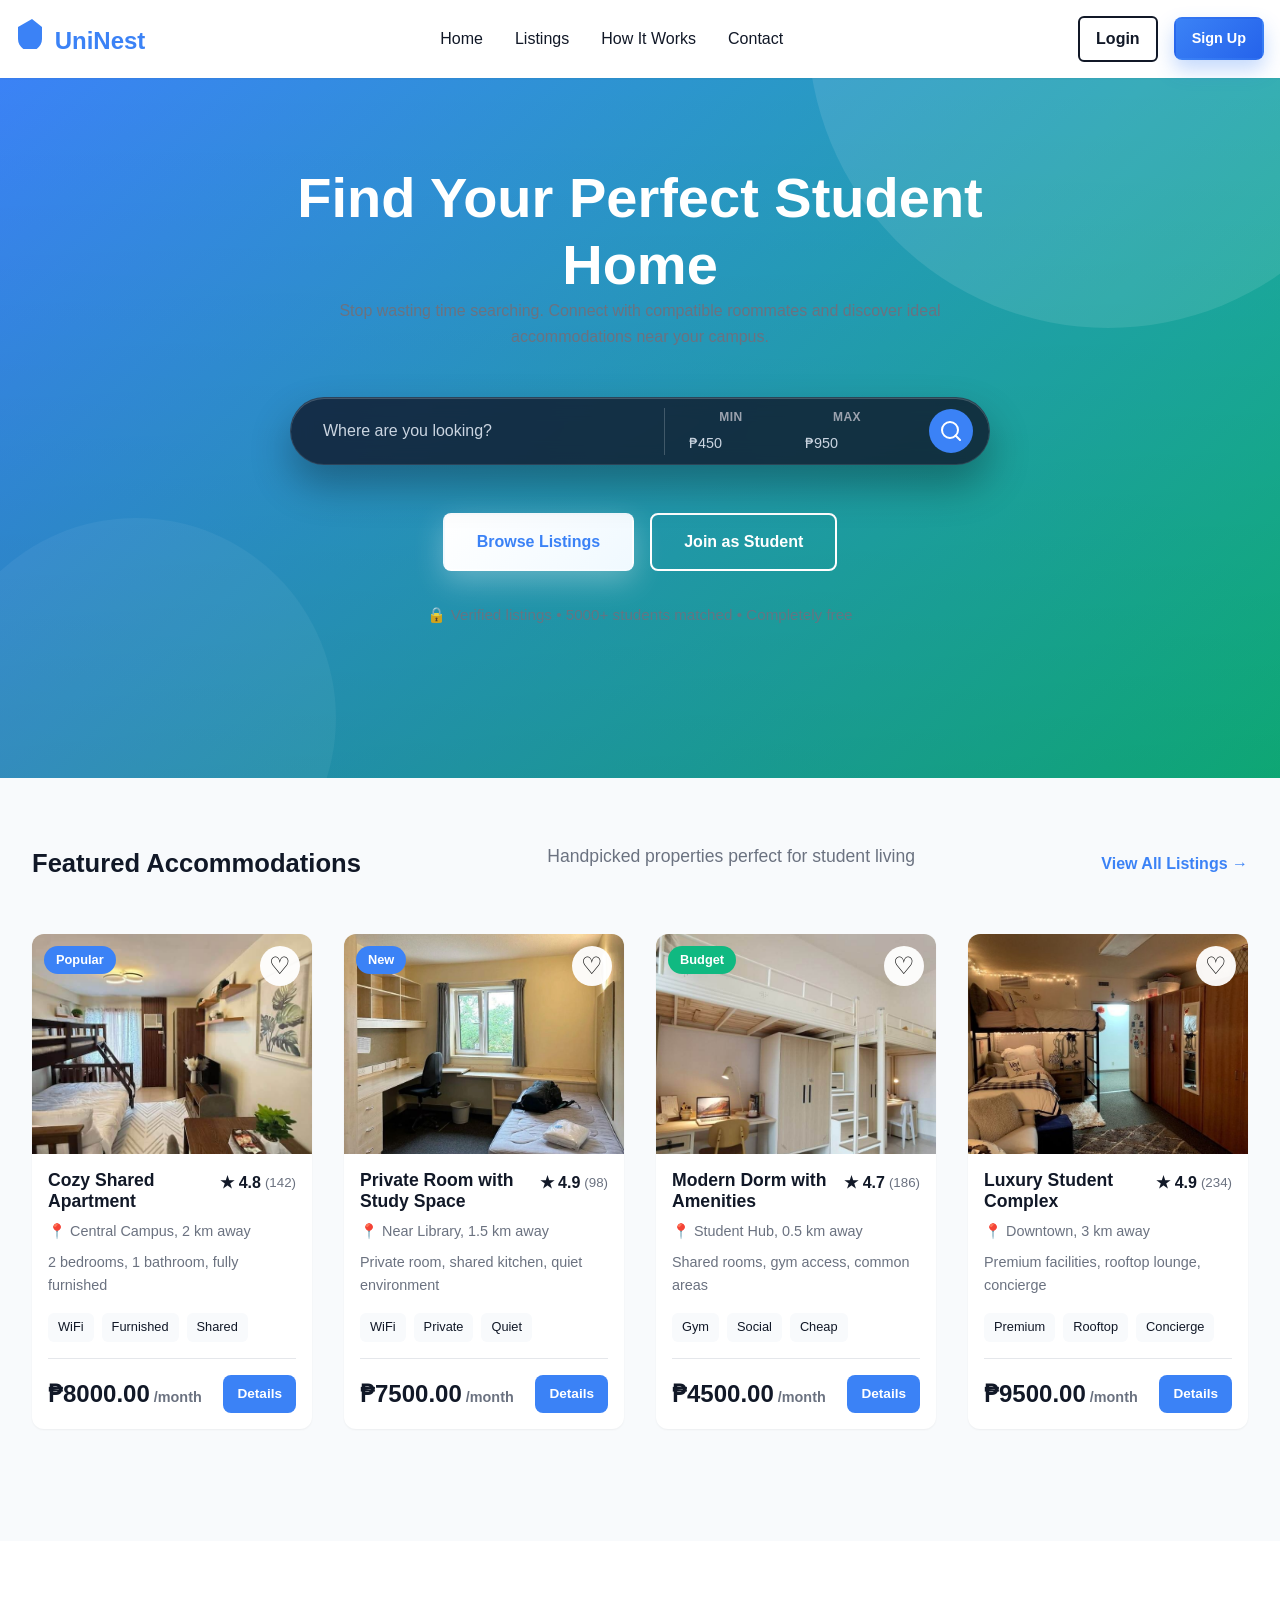
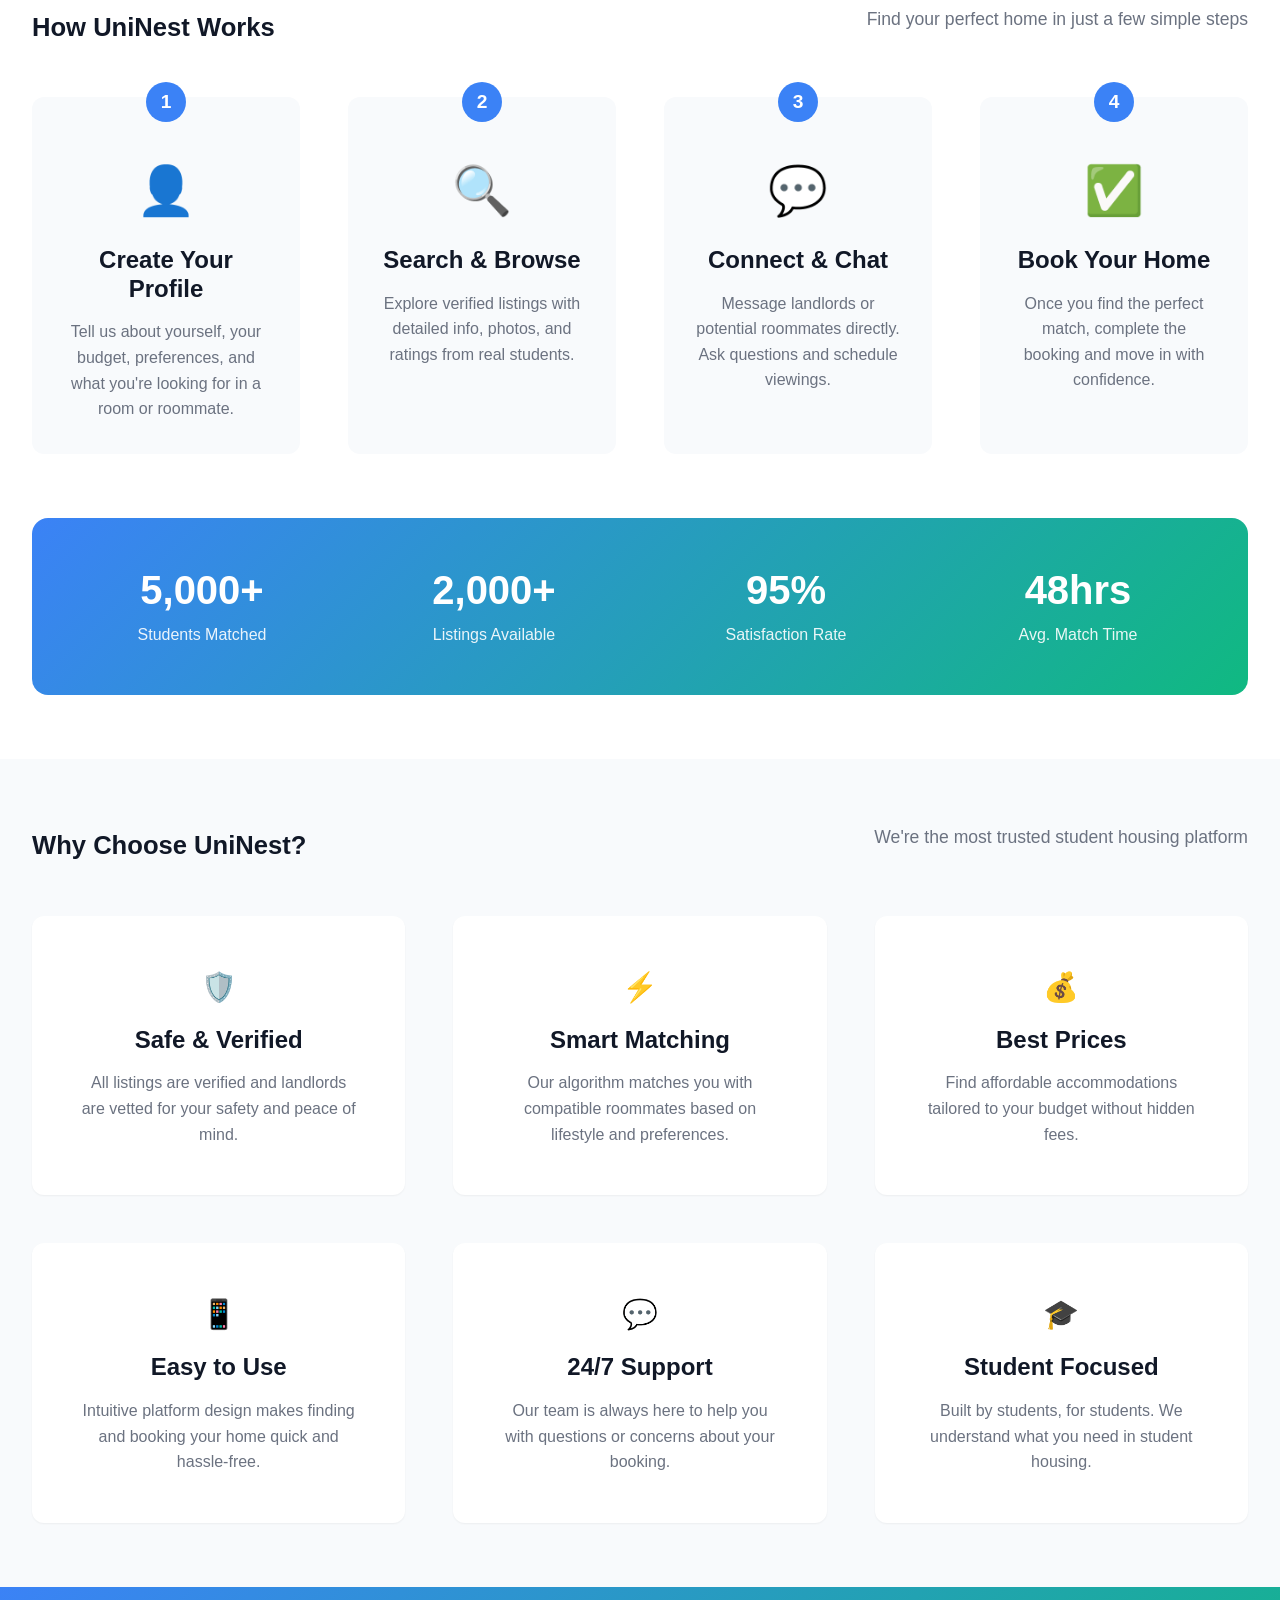
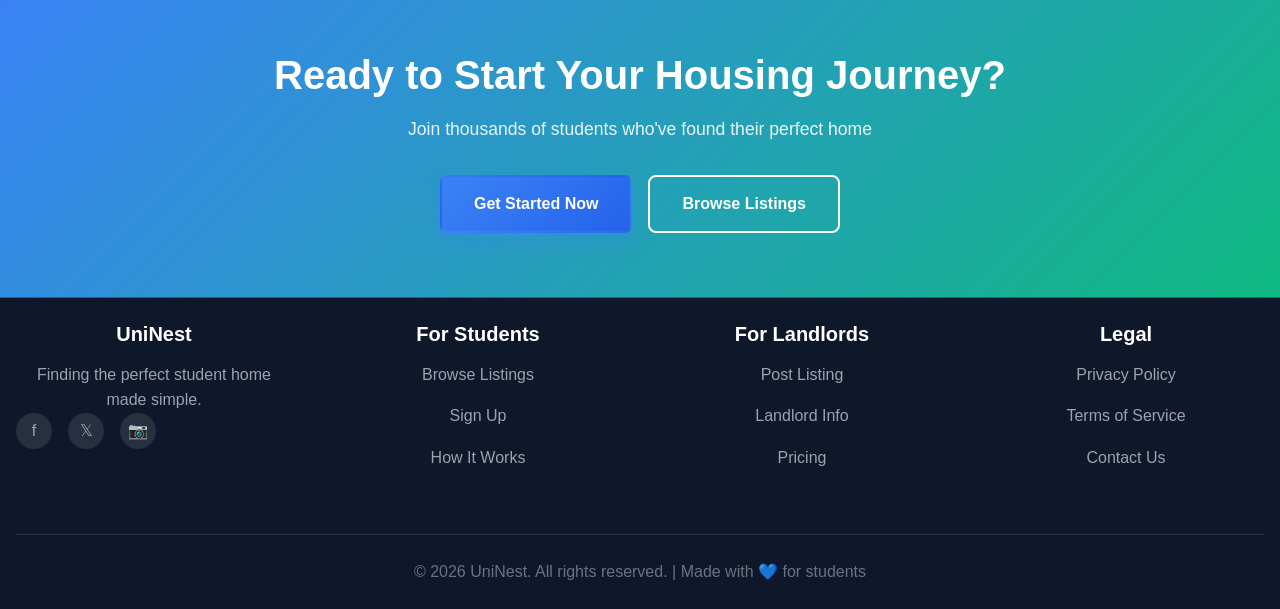
<file: index.html>
<!DOCTYPE html>
<html lang="en">
<head>
    <meta charset="UTF-8">
    <meta name="viewport" content="width=device-width, initial-scale=1.0">
    <title>UniNest - Student Accommodation Matching</title>
    <link rel="stylesheet" href="css/style.css">
    <link rel="stylesheet" href="css/responsive.css">
</head>
<body>
    <!-- ==================== NAVIGATION ==================== -->
    <nav class="navbar">
        <div class="container nav-container">
            <div class="nav-brand">
                <a href="index.html">
                    <svg width="32" height="32" viewBox="0 0 32 32" fill="none" xmlns="http://www.w3.org/2000/svg">
                        <path d="M16 2L2 10v12c0 6.627 5.373 12 12 12s12-5.373 12-12V10l-10-8z" fill="currentColor"/>
                    </svg>
                    <span>UniNest</span>
                </a>
            </div>
            
            <ul class="nav-menu">
                <li><a href="#home">Home</a></li>
                <li><a href="pages/listings.html">Listings</a></li>
                <li><a href="#how-it-works">How It Works</a></li>
                <li><a href="#contact">Contact</a></li>
            </ul>

            <div class="nav-actions">
                <a href="pages/login.html" class="nav-login">Login</a>
                <a href="pages/signup.html" class="btn btn-primary btn-sm">Sign Up</a>
            </div>

            <!-- Mobile Menu Toggle -->
            <button class="mobile-menu-toggle" id="mobileMenuToggle">
                <span></span>
                <span></span>
                <span></span>
            </button>
        </div>
    </nav>

    <!-- ==================== HERO SECTION ==================== -->
    <header class="hero" id="home">
        <div class="hero-overlay"></div>
        <div class="hero-content">
            <!-- HEADLINE AT TOP -->
            <h1 class="hero-title-centered">Find Your Perfect Student Home</h1>

            <!-- SUBTITLE -->
            <p class="hero-subtitle-centered">Stop wasting time searching. Connect with compatible roommates and discover ideal accommodations near your campus.</p>
            
            <!-- Search Bar -->
            <div class="search-container">
                <form class="search-form" onsubmit="return false;">
                    <div class="search-input-group">
                        <input 
                            type="text" 
                            class="search-input" 
                            placeholder="Where are you looking?"
                            aria-label="Search accommodations"
                        >
                        <div class="search-filters">
                            <div class="filter-item">
                                <label for="min-price">Min</label>
                                <input 
                                    type="number" 
                                    id="min-price" 
                                    class="price-input" 
                                    placeholder="₱450" 
                                    min="0" 
                                    step="50"
                                    aria-label="Minimum price"
                                >
                            </div>
                            <div class="filter-item">
                                <label for="max-price">Max</label>
                                <input 
                                    type="number" 
                                    id="max-price" 
                                    class="price-input" 
                                    placeholder="₱950" 
                                    min="0" 
                                    step="50"
                                    aria-label="Maximum price"
                                >
                            </div>
                        </div>
                        <button type="button" class="search-btn" aria-label="Search">
                            <svg width="20" height="20" viewBox="0 0 20 20" fill="none">
                                <path d="M9 17C13.4183 17 17 13.4183 17 9C17 4.58172 13.4183 1 9 1C4.58172 1 1 4.58172 1 9C1 13.4183 4.58172 17 9 17Z" stroke="currentColor" stroke-width="2"/>
                                <path d="M14.5 14.5L19 19" stroke="currentColor" stroke-width="2" stroke-linecap="round"/>
                            </svg>
                        </button>
                    </div>
                </form>
            </div>

            <!-- CTA BUTTONS -->
            <div class="hero-cta">
                <a href="pages/listings.html" class="btn btn-primary btn-lg">Browse Listings</a>
                <a href="pages/signup.html" class="btn btn-outline btn-lg">Join as Student</a>
            </div>

            <!-- TRUST MESSAGE AT BOTTOM -->
            <p class="hero-trust">🔒 Verified listings • 5000+ students matched • Completely free</p>
        </div>
    </header>

    <!-- ==================== FEATURED LISTINGS ==================== -->
    <section class="featured-listings" id="listings">
        <div class="container">
            <div class="section-header">
                <h2>Featured Accommodations</h2>
                <p>Handpicked properties perfect for student living</p>
                <a href="pages/listings.html" class="link-arrow">View All Listings →</a>
            </div>

            <div class="listings-grid">
                <!-- Listing Card 1 -->
                <div class="listing-card">
                    <div class="listing-image">
                        <img src="assets/images/sharedapartment.jpg" alt="Cozy Shared Apartment" loading="lazy">
                        <span class="listing-badge">Popular</span>
                        <button class="like-btn" aria-label="Save listing">♡</button>
                    </div>
                    <div class="listing-info">
                        <div class="listing-header">
                            <h3>Cozy Shared Apartment</h3>
                            <span class="rating">★ 4.8 <small>(142)</small></span>
                        </div>
                        <p class="listing-location">📍 Central Campus, 2 km away</p>
                        <p class="listing-description">2 bedrooms, 1 bathroom, fully furnished</p>
                        <div class="listing-features">
                            <span class="feature-tag">WiFi</span>
                            <span class="feature-tag">Furnished</span>
                            <span class="feature-tag">Shared</span>
                        </div>
                        <div class="listing-footer">
                            <div class="listing-price">
                                <span class="price">₱8000.00</span>
                                <span class="period">/month</span>
                            </div>
                            <a href="pages/listings.html" class="btn btn-small">Details</a>
                        </div>
                    </div>
                </div>

                <!-- Listing Card 2 -->
                <div class="listing-card">
                    <div class="listing-image">
                        <img src="assets/images/privatespace.jpg" alt="Private Room with Study Space" loading="lazy">
                        <span class="listing-badge">New</span>
                        <button class="like-btn" aria-label="Save listing">♡</button>
                    </div>
                    <div class="listing-info">
                        <div class="listing-header">
                            <h3>Private Room with Study Space</h3>
                            <span class="rating">★ 4.9 <small>(98)</small></span>
                        </div>
                        <p class="listing-location">📍 Near Library, 1.5 km away</p>
                        <p class="listing-description">Private room, shared kitchen, quiet environment</p>
                        <div class="listing-features">
                            <span class="feature-tag">WiFi</span>
                            <span class="feature-tag">Private</span>
                            <span class="feature-tag">Quiet</span>
                        </div>
                        <div class="listing-footer">
                            <div class="listing-price">
                                <span class="price">₱7500.00</span>
                                <span class="period">/month</span>
                            </div>
                            <a href="pages/listings.html" class="btn btn-small">Details</a>
                        </div>
                    </div>
                </div>

                <!-- Listing Card 3 -->
                <div class="listing-card">
                    <div class="listing-image">
                        <img src="assets/images/moderndorm.jpg" alt="Modern Dorm with Amenities" loading="lazy">
                        <span class="listing-badge budget">Budget</span>
                        <button class="like-btn" aria-label="Save listing">♡</button>
                    </div>
                    <div class="listing-info">
                        <div class="listing-header">
                            <h3>Modern Dorm with Amenities</h3>
                            <span class="rating">★ 4.7 <small>(186)</small></span>
                        </div>
                        <p class="listing-location">📍 Student Hub, 0.5 km away</p>
                        <p class="listing-description">Shared rooms, gym access, common areas</p>
                        <div class="listing-features">
                            <span class="feature-tag">Gym</span>
                            <span class="feature-tag">Social</span>
                            <span class="feature-tag">Cheap</span>
                        </div>
                        <div class="listing-footer">
                            <div class="listing-price">
                                <span class="price">₱4500.00</span>
                                <span class="period">/month</span>
                            </div>
                            <a href="pages/listings.html" class="btn btn-small">Details</a>
                        </div>
                    </div>
                </div>

                <!-- Listing Card 4 -->
                <div class="listing-card">
                    <div class="listing-image">
                        <img src="assets/images/luxurystudentcomplex.jpg" alt="Luxury Student Complex" loading="lazy">
                        <button class="like-btn" aria-label="Save listing">♡</button>
                    </div>
                    <div class="listing-info">
                        <div class="listing-header">
                            <h3>Luxury Student Complex</h3>
                            <span class="rating">★ 4.9 <small>(234)</small></span>
                        </div>
                        <p class="listing-location">📍 Downtown, 3 km away</p>
                        <p class="listing-description">Premium facilities, rooftop lounge, concierge</p>
                        <div class="listing-features">
                            <span class="feature-tag">Premium</span>
                            <span class="feature-tag">Rooftop</span>
                            <span class="feature-tag">Concierge</span>
                        </div>
                        <div class="listing-footer">
                            <div class="listing-price">
                                <span class="price">₱9500.00</span>
                                <span class="period">/month</span>
                            </div>
                            <a href="pages/listings.html" class="btn btn-small">Details</a>
                        </div>
                    </div>
                </div>
            </div>
        </div>
    </section>

    <!-- ==================== HOW IT WORKS ==================== -->
    <section class="how-it-works" id="how-it-works">
        <div class="container">
            <div class="section-header text-center">
                <h2>How UniNest Works</h2>
                <p>Find your perfect home in just a few simple steps</p>
            </div>

            <div class="steps-grid">
                <div class="step-card">
                    <div class="step-number">1</div>
                    <div class="step-icon">👤</div>
                    <h3>Create Your Profile</h3>
                    <p>Tell us about yourself, your budget, preferences, and what you're looking for in a room or roommate.</p>
                </div>

                <div class="step-card">
                    <div class="step-number">2</div>
                    <div class="step-icon">🔍</div>
                    <h3>Search & Browse</h3>
                    <p>Explore verified listings with detailed info, photos, and ratings from real students.</p>
                </div>

                <div class="step-card">
                    <div class="step-number">3</div>
                    <div class="step-icon">💬</div>
                    <h3>Connect & Chat</h3>
                    <p>Message landlords or potential roommates directly. Ask questions and schedule viewings.</p>
                </div>

                <div class="step-card">
                    <div class="step-number">4</div>
                    <div class="step-icon">✅</div>
                    <h3>Book Your Home</h3>
                    <p>Once you find the perfect match, complete the booking and move in with confidence.</p>
                </div>
            </div>

            <div class="stats-container">
                <div class="stat">
                    <h4>5,000+</h4>
                    <p>Students Matched</p>
                </div>
                <div class="stat">
                    <h4>2,000+</h4>
                    <p>Listings Available</p>
                </div>
                <div class="stat">
                    <h4>95%</h4>
                    <p>Satisfaction Rate</p>
                </div>
                <div class="stat">
                    <h4>48hrs</h4>
                    <p>Avg. Match Time</p>
                </div>
            </div>
        </div>
    </section>

    <!-- ==================== WHY CHOOSE US ==================== -->
    <section class="why-choose" id="why-us">
        <div class="container">
            <div class="section-header text-center">
                <h2>Why Choose UniNest?</h2>
                <p>We're the most trusted student housing platform</p>
            </div>

            <div class="features-grid">
                <div class="feature-item">
                    <div class="feature-icon">🛡️</div>
                    <h3>Safe & Verified</h3>
                    <p>All listings are verified and landlords are vetted for your safety and peace of mind.</p>
                </div>

                <div class="feature-item">
                    <div class="feature-icon">⚡</div>
                    <h3>Smart Matching</h3>
                    <p>Our algorithm matches you with compatible roommates based on lifestyle and preferences.</p>
                </div>

                <div class="feature-item">
                    <div class="feature-icon">💰</div>
                    <h3>Best Prices</h3>
                    <p>Find affordable accommodations tailored to your budget without hidden fees.</p>
                </div>

                <div class="feature-item">
                    <div class="feature-icon">📱</div>
                    <h3>Easy to Use</h3>
                    <p>Intuitive platform design makes finding and booking your home quick and hassle-free.</p>
                </div>

                <div class="feature-item">
                    <div class="feature-icon">💬</div>
                    <h3>24/7 Support</h3>
                    <p>Our team is always here to help you with questions or concerns about your booking.</p>
                </div>

                <div class="feature-item">
                    <div class="feature-icon">🎓</div>
                    <h3>Student Focused</h3>
                    <p>Built by students, for students. We understand what you need in student housing.</p>
                </div>
            </div>
        </div>
    </section>

    <!-- ==================== CTA SECTION ==================== -->
    <section class="cta-final">
        <div class="container text-center">
            <h2>Ready to Start Your Housing Journey?</h2>
            <p>Join thousands of students who've found their perfect home</p>
            <div class="cta-buttons">
                <a href="pages/signup.html" class="btn btn-primary btn-lg">Get Started Now</a>
                <a href="pages/listings.html" class="btn btn-outline btn-lg">Browse Listings</a>
            </div>
        </div>
    </section>

    <!-- ==================== FOOTER ==================== -->
    <footer class="footer" id="contact">
        <div class="container">
            <div class="footer-content">
                <div class="footer-section">
                    <h4>UniNest</h4>
                    <p>Finding the perfect student home made simple.</p>
                    <div class="social-links">
                        <a href="#" aria-label="Facebook">f</a>
                        <a href="#" aria-label="Twitter">𝕏</a>
                        <a href="#" aria-label="Instagram">📷</a>
                    </div>
                </div>

                <div class="footer-section">
                    <h4>For Students</h4>
                    <ul>
                        <li><a href="pages/listings.html">Browse Listings</a></li>
                        <li><a href="pages/signup.html">Sign Up</a></li>
                        <li><a href="#">How It Works</a></li>
                    </ul>
                </div>

                <div class="footer-section">
                    <h4>For Landlords</h4>
                    <ul>
                        <li><a href="#">Post Listing</a></li>
                        <li><a href="#">Landlord Info</a></li>
                        <li><a href="#">Pricing</a></li>
                    </ul>
                </div>

                <div class="footer-section">
                    <h4>Legal</h4>
                    <ul>
                        <li><a href="#">Privacy Policy</a></li>
                        <li><a href="#">Terms of Service</a></li>
                        <li><a href="#">Contact Us</a></li>
                    </ul>
                </div>
            </div>

            <div class="footer-bottom">
                <p>&copy; 2026 UniNest. All rights reserved. | Made with 💙 for students</p>
            </div>
        </div>
    </footer>

    <script src="js/script.js"></script>
</body>
</html>
</file>
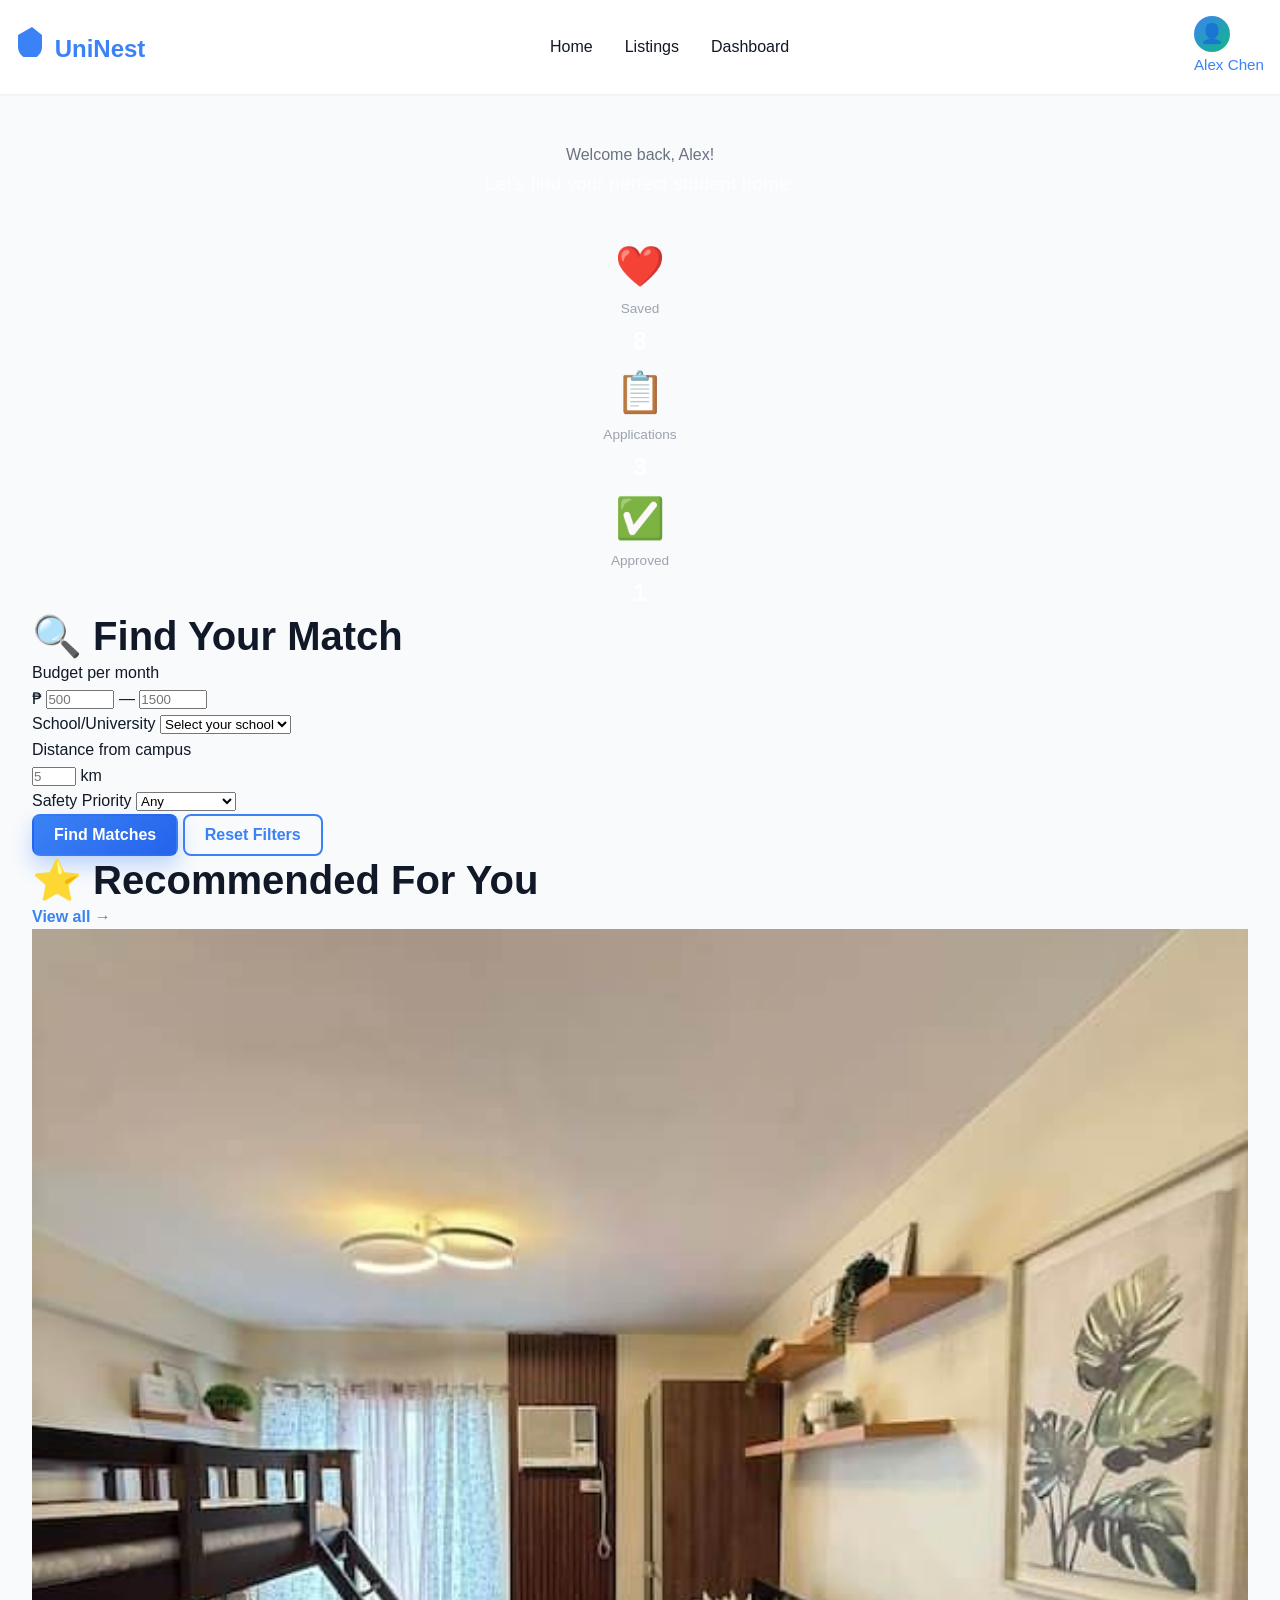
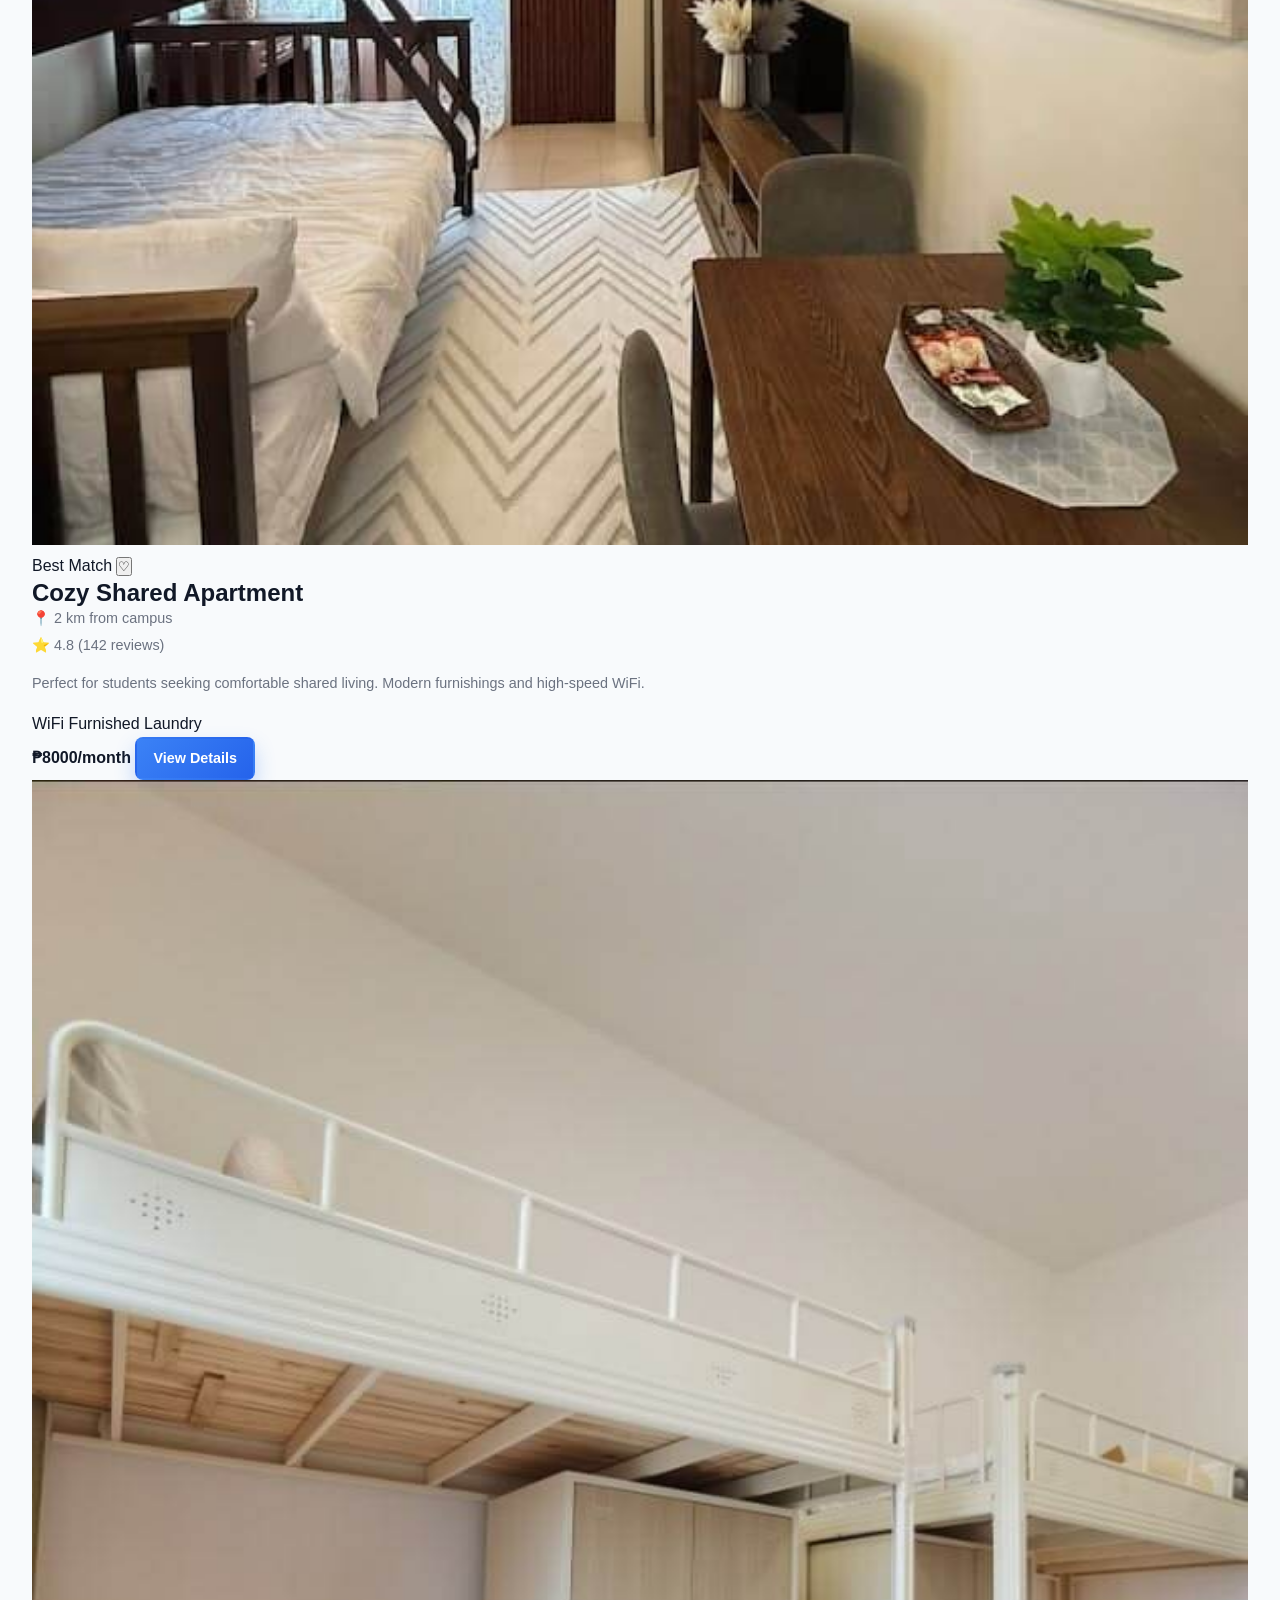
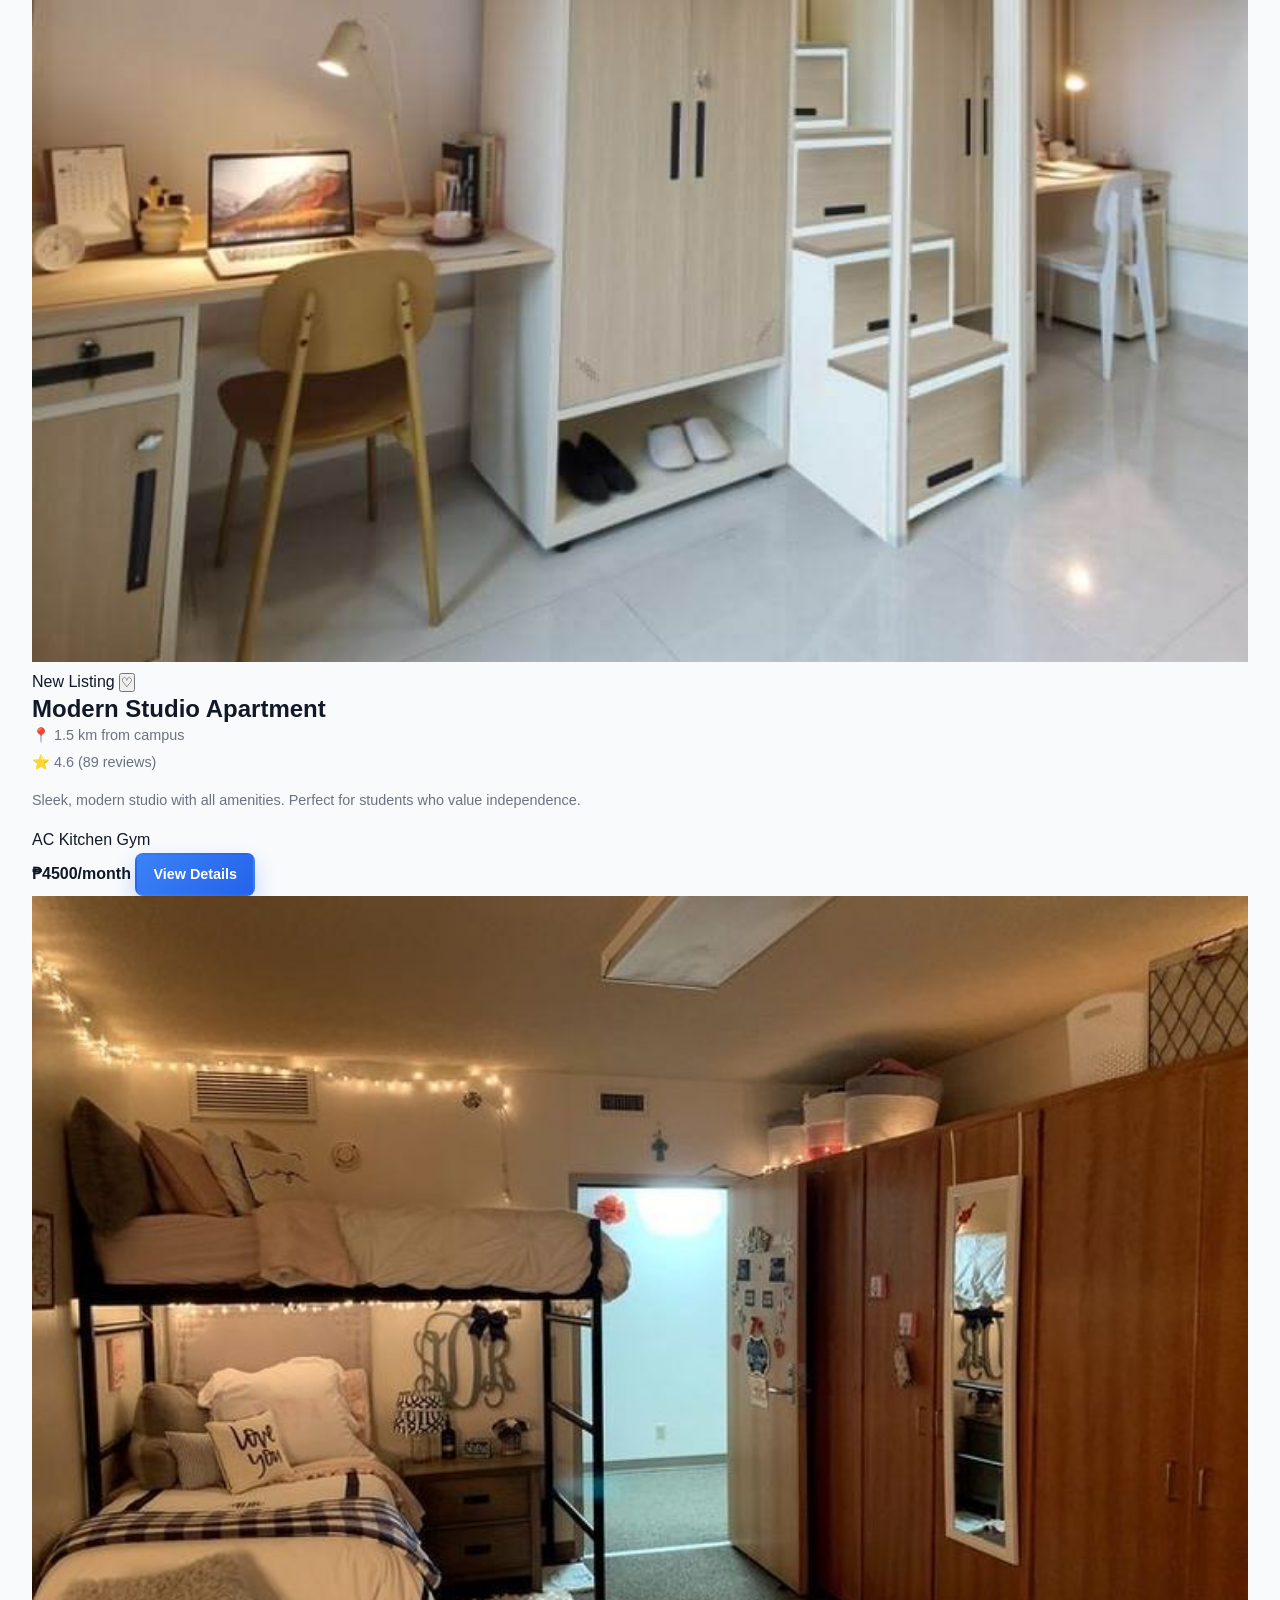
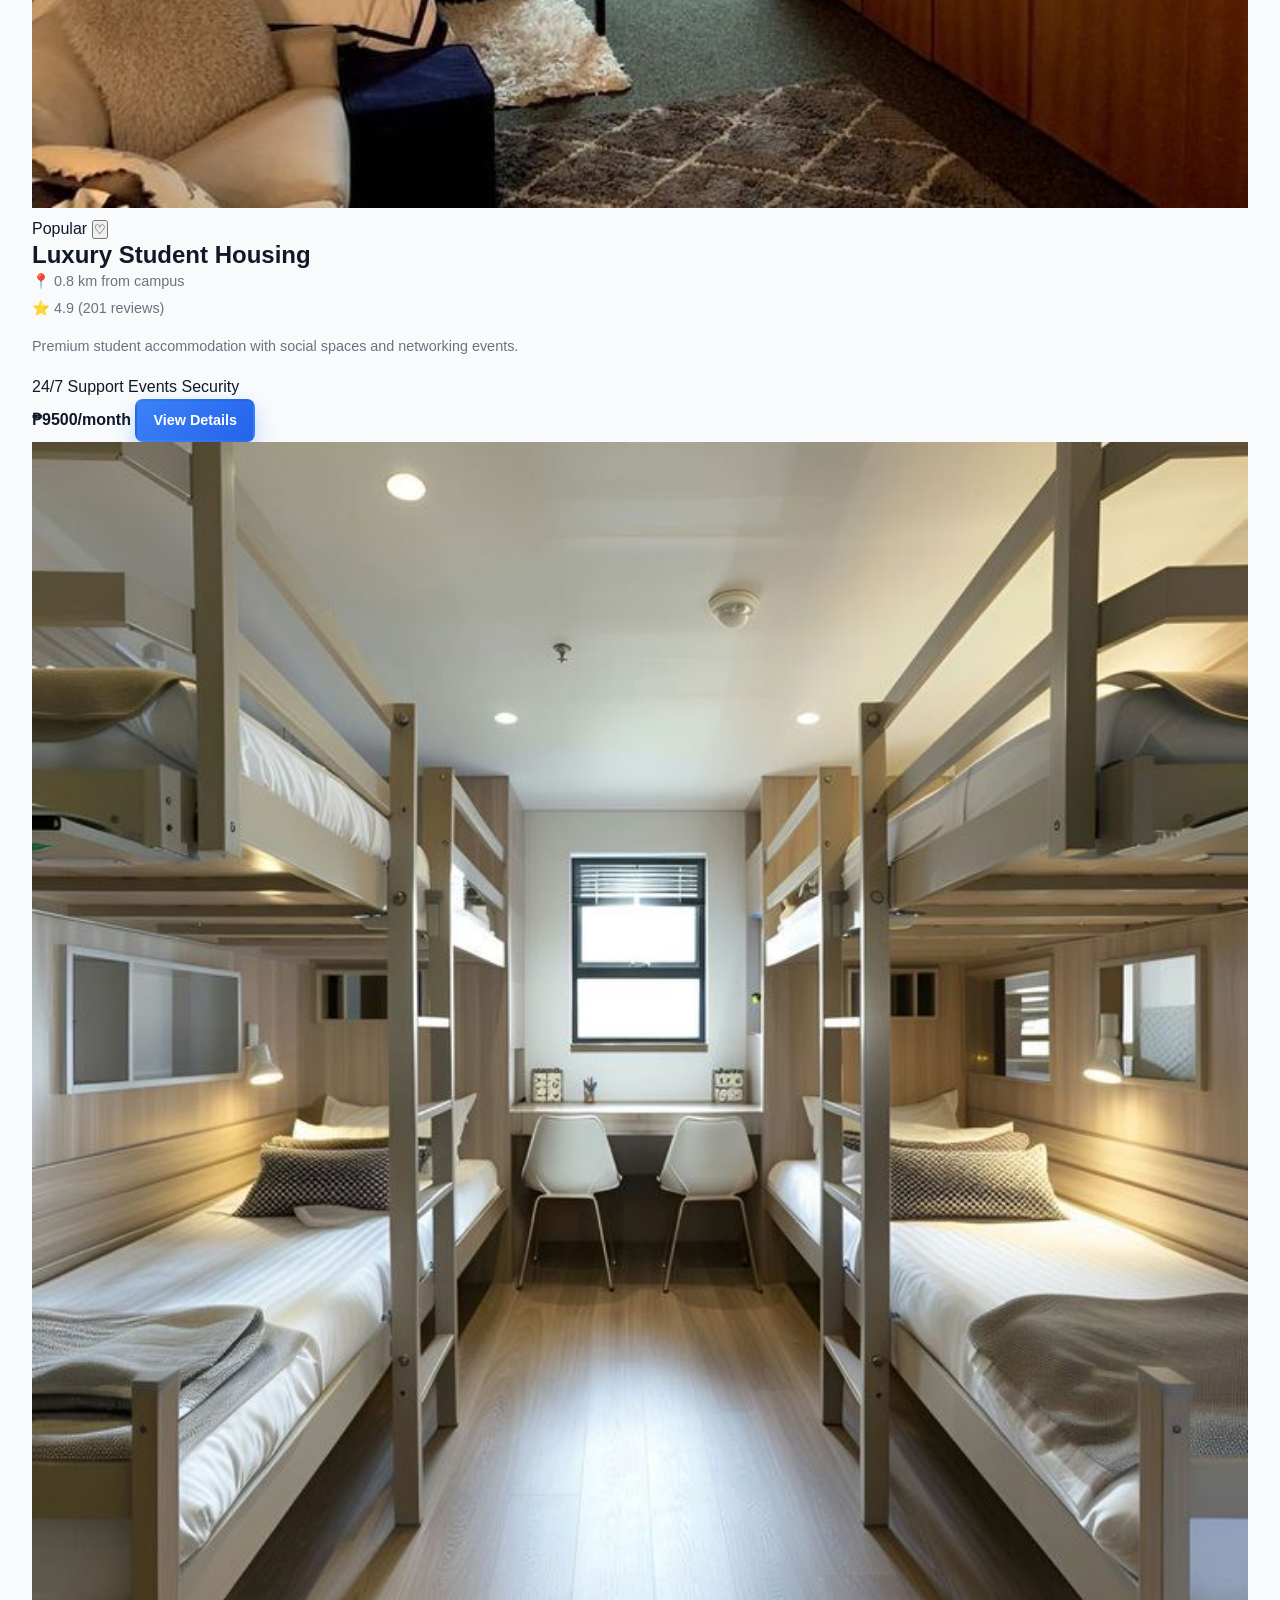
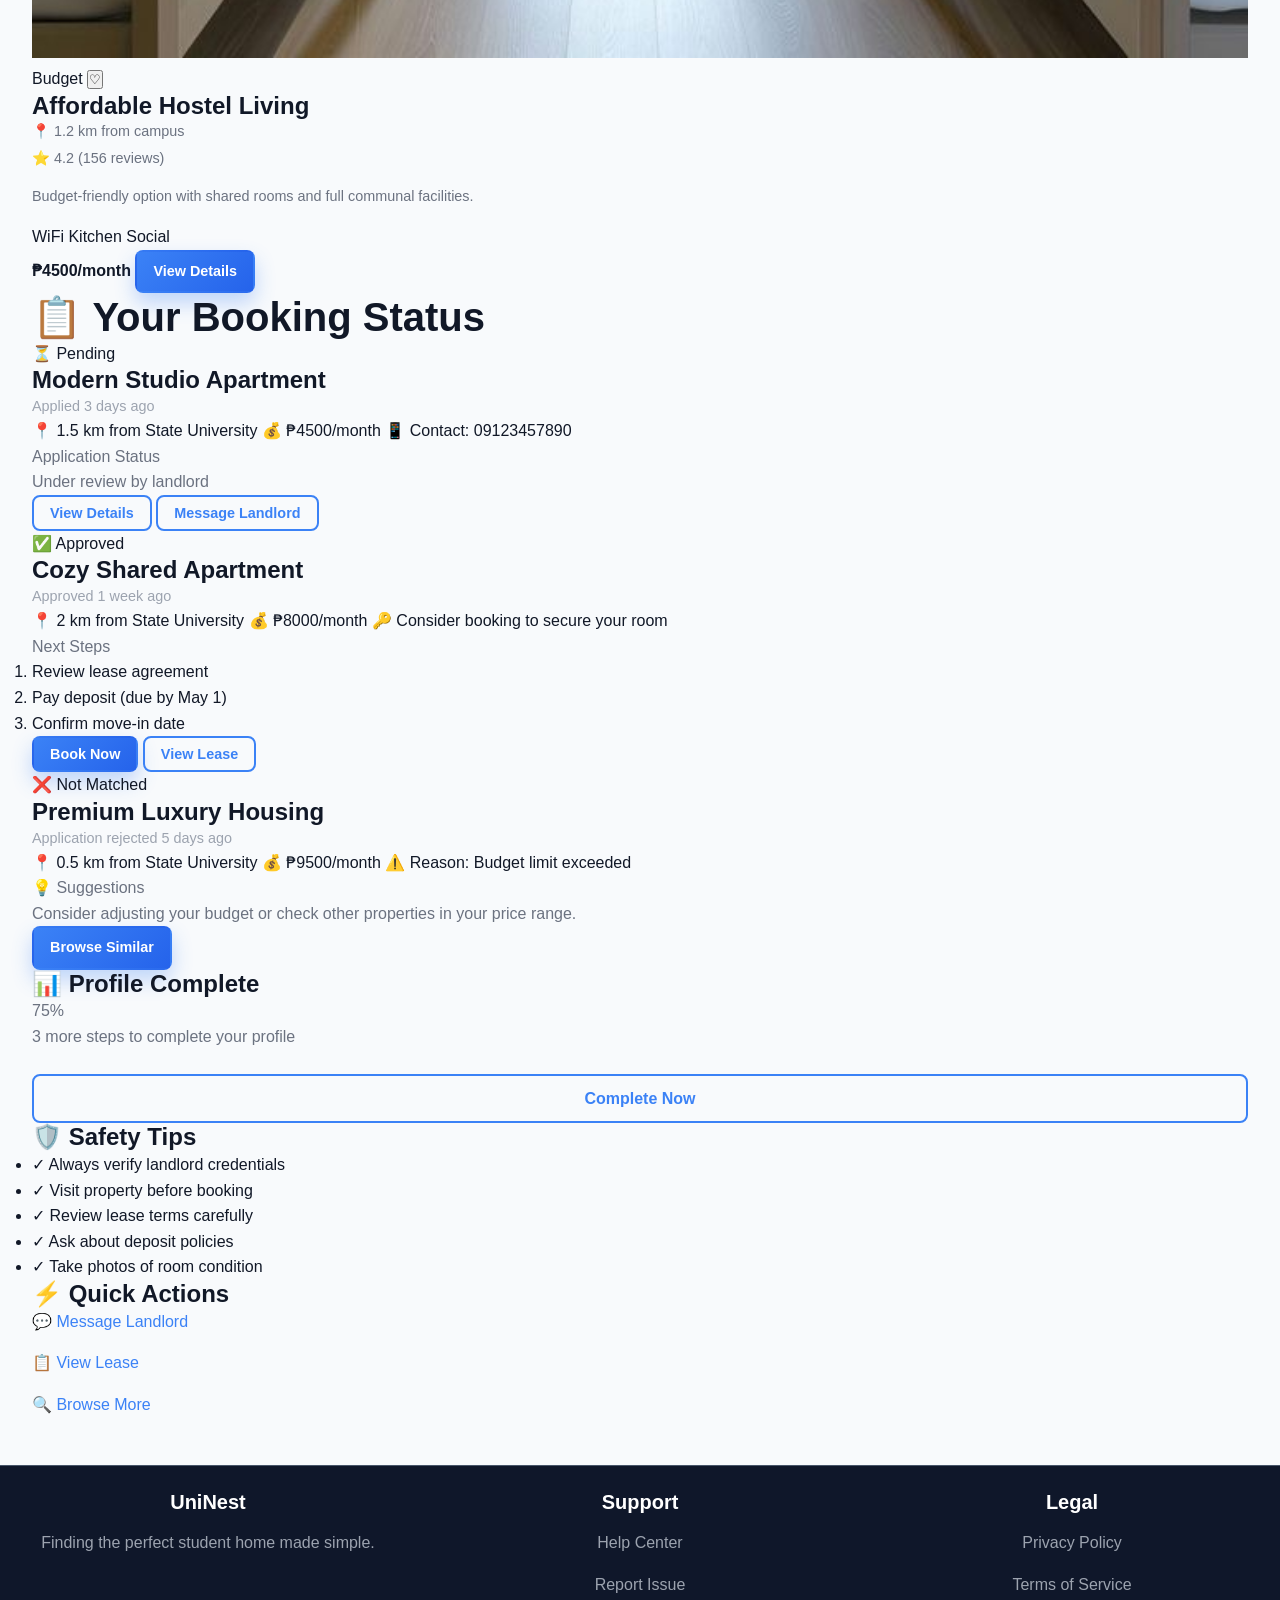
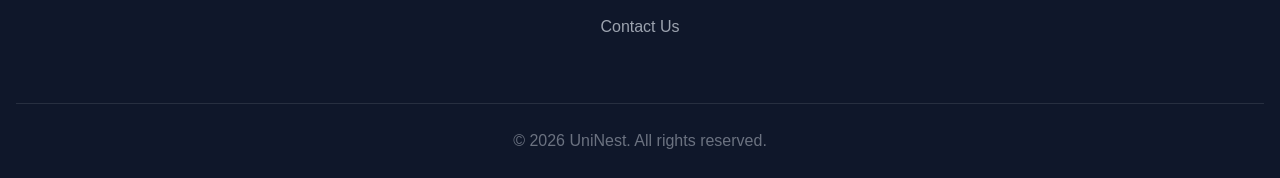
<file: pages/dashboard.html>
<!DOCTYPE html>
<html lang="en">
<head>
    <meta charset="UTF-8">
    <meta name="viewport" content="width=device-width, initial-scale=1.0">
    <title>My Dashboard - UniNest</title>
    <link rel="stylesheet" href="../css/style.css">
    <link rel="stylesheet" href="../css/responsive.css">
</head>
<body>
    <!-- ==================== NAVIGATION ==================== -->
    <nav class="navbar">
        <div class="container nav-container">
            <div class="nav-brand">
                <a href="../index.html">
                    <svg width="32" height="32" viewBox="0 0 32 32" fill="none" xmlns="http://www.w3.org/2000/svg">
                        <path d="M16 2L2 10v12c0 6.627 5.373 12 12 12s12-5.373 12-12V10l-10-8z" fill="currentColor"/>
                    </svg>
                    <span>UniNest</span>
                </a>
            </div>
            
            <ul class="nav-menu">
                <li><a href="../index.html">Home</a></li>
                <li><a href="listings.html">Listings</a></li>
                <li><a href="dashboard.html" class="active">Dashboard</a></li>
            </ul>

            <div class="nav-actions">
                <a href="profile.html" class="user-profile-nav-link">
                    <span class="user-avatar-sm">👤</span>
                    <span class="user-name-nav">Alex Chen</span>
                </a>
            </div>

            <button class="mobile-menu-toggle" id="mobileMenuToggle">
                <span></span>
                <span></span>
                <span></span>
            </button>
        </div>
    </nav>

    <!-- ==================== MAIN CONTENT ==================== -->
    <main class="dashboard-main">
        <div class="container">
            <!-- ==================== HERO SECTION WITH MESH GRADIENT ==================== -->
            <section class="hero-section-modern">
                <div class="hero-mesh-gradient"></div>
                <div class="hero-content">
                    <div class="hero-text">
                        <p class="hero-greeting">Welcome back, Alex!</p>
                        <p class="hero-subtitle">Let's find your perfect student home.</p>
                    </div>
                    <div class="hero-stats-wrapper">
                        <div class="stat-card-glass">
                            <span class="stat-icon">❤️</span>
                            <div class="stat-info">
                                <p class="stat-label">Saved</p>
                                <p class="stat-value">8</p>
                            </div>
                        </div>
                        <div class="stat-card-glass">
                            <span class="stat-icon">📋</span>
                            <div class="stat-info">
                                <p class="stat-label">Applications</p>
                                <p class="stat-value">3</p>
                            </div>
                        </div>
                        <div class="stat-card-glass">
                            <span class="stat-icon">✅</span>
                            <div class="stat-info">
                                <p class="stat-label">Approved</p>
                                <p class="stat-value">1</p>
                            </div>
                        </div>
                    </div>
                </div>
            </section>

            <!-- ==================== MODERN SEARCH SECTION ==================== -->
            <section class="search-section-modern">
                <h2 class="section-title-modern">🔍 Find Your Match</h2>
                <form class="matching-form-modern" id="matchingForm">
                    <div class="form-row-modern">
                        <!-- Budget Filter -->
                        <div class="form-group-modern">
                            <label for="budgetInput">Budget per month</label>
                            <div class="input-wrapper-glass">
                                <span class="currency-icon">₱</span>
                                <input type="number" id="budgetInput" placeholder="500" min="0" max="10000">
                                <span class="input-separator">—</span>
                                <input type="number" id="budgetMaxInput" placeholder="1500" min="0" max="10000">
                            </div>
                        </div>

                        <!-- School Filter -->
                        <div class="form-group-modern">
                            <label for="schoolSelect">School/University</label>
                            <select id="schoolSelect" class="select-glass">
                                <option value="">Select your school</option>
                                <option value="state-u">State University</option>
                                <option value="tech-college">Tech College</option>
                                <option value="city-u">City University</option>
                                <option value="central-institute">Central Institute</option>
                            </select>
                        </div>

                        <!-- Distance Filter -->
                        <div class="form-group-modern">
                            <label for="distanceInput">Distance from campus</label>
                            <div class="input-wrapper-glass">
                                <input type="number" id="distanceInput" placeholder="5" min="0" max="50">
                                <span class="distance-unit">km</span>
                            </div>
                        </div>

                        <!-- Safety Filter -->
                        <div class="form-group-modern">
                            <label for="safetySelect">Safety Priority</label>
                            <select id="safetySelect" class="select-glass">
                                <option value="any">Any</option>
                                <option value="high">High security</option>
                                <option value="medium">24/7 support</option>
                                <option value="low">Standard</option>
                            </select>
                        </div>
                    </div>

                    <div class="form-actions-modern">
                        <button type="submit" class="btn btn-primary">Find Matches</button>
                        <button type="reset" class="btn btn-outline">Reset Filters</button>
                    </div>
                </form>
            </section>

            <!-- ==================== DASHBOARD GRID - 3 COLUMNS ==================== -->
            <div class="dashboard-grid-modern">
                <!-- ==================== LEFT COLUMN (Main Content) ==================== -->
                <div class="dashboard-left-modern">
                    <!-- ==================== RECOMMENDED LISTINGS ==================== -->
                    <section class="section-modern">
                        <div class="section-header-modern">
                            <h2>⭐ Recommended For You</h2>
                            <a href="listings.html" class="link-arrow">View all →</a>
                        </div>

                        <div class="recommendations-grid-modern">
                            <!-- Recommendation Card 1 -->
                            <div class="recommendation-card-modern">
                                <div class="rec-image-wrapper-modern">
                                    <img src="../assets/images/sharedapartment.jpg" alt="Cozy Shared Apartment" class="rec-image">
                                    <span class="rec-badge-modern rec-badge-best-modern">Best Match</span>
                                    <button class="rec-like-btn-modern">♡</button>
                                </div>
                                <div class="rec-content-modern">
                                    <h3>Cozy Shared Apartment</h3>
                                    <div class="rec-meta">
                                        <span>📍 2 km from campus</span>
                                        <span>⭐ 4.8 (142 reviews)</span>
                                    </div>
                                    <p class="rec-desc">Perfect for students seeking comfortable shared living. Modern furnishings and high-speed WiFi.</p>
                                    <div class="rec-features-modern">
                                        <span class="feature-badge-modern">WiFi</span>
                                        <span class="feature-badge-modern">Furnished</span>
                                        <span class="feature-badge-modern">Laundry</span>
                                    </div>
                                    <div class="rec-footer-modern">
                                        <span class="rec-price">₱8000/month</span>
                                        <a href="listing-detail.html" class="btn btn-sm btn-primary">View Details</a>
                                    </div>
                                </div>
                            </div>

                            <!-- Recommendation Card 2 -->
                            <div class="recommendation-card-modern">
                                <div class="rec-image-wrapper-modern">
                                    <img src="../assets/images/moderndorm.jpg" alt="Modern Studio" class="rec-image">
                                    <span class="rec-badge-modern rec-badge-new-modern">New Listing</span>
                                    <button class="rec-like-btn-modern">♡</button>
                                </div>
                                <div class="rec-content-modern">
                                    <h3>Modern Studio Apartment</h3>
                                    <div class="rec-meta">
                                        <span>📍 1.5 km from campus</span>
                                        <span>⭐ 4.6 (89 reviews)</span>
                                    </div>
                                    <p class="rec-desc">Sleek, modern studio with all amenities. Perfect for students who value independence.</p>
                                    <div class="rec-features-modern">
                                        <span class="feature-badge-modern">AC</span>
                                        <span class="feature-badge-modern">Kitchen</span>
                                        <span class="feature-badge-modern">Gym</span>
                                    </div>
                                    <div class="rec-footer-modern">
                                        <span class="rec-price">₱4500/month</span>
                                        <a href="listing-detail.html" class="btn btn-sm btn-primary">View Details</a>
                                    </div>
                                </div>
                            </div>

                            <!-- Recommendation Card 3 -->
                            <div class="recommendation-card-modern">
                                <div class="rec-image-wrapper-modern">
                                    <img src="../assets/images/luxurystudentcomplex.jpg" alt="Luxury Dorm" class="rec-image">
                                    <span class="rec-badge-modern rec-badge-popular-modern">Popular</span>
                                    <button class="rec-like-btn-modern">♡</button>
                                </div>
                                <div class="rec-content-modern">
                                    <h3>Luxury Student Housing</h3>
                                    <div class="rec-meta">
                                        <span>📍 0.8 km from campus</span>
                                        <span>⭐ 4.9 (201 reviews)</span>
                                    </div>
                                    <p class="rec-desc">Premium student accommodation with social spaces and networking events.</p>
                                    <div class="rec-features-modern">
                                        <span class="feature-badge-modern">24/7 Support</span>
                                        <span class="feature-badge-modern">Events</span>
                                        <span class="feature-badge-modern">Security</span>
                                    </div>
                                    <div class="rec-footer-modern">
                                        <span class="rec-price">₱9500/month</span>
                                        <a href="listing-detail.html" class="btn btn-sm btn-primary">View Details</a>
                                    </div>
                                </div>
                            </div>

                            <!-- Recommendation Card 4 -->
                            <div class="recommendation-card-modern">
                                <div class="rec-image-wrapper-modern">
                                    <img src="../assets/images/BudgetHostel.jpg" alt="Budget Hostel" class="rec-image">
                                    <span class="rec-badge-modern rec-badge-budget-modern">Budget</span>
                                    <button class="rec-like-btn-modern">♡</button>
                                </div>
                                <div class="rec-content-modern">
                                    <h3>Affordable Hostel Living</h3>
                                    <div class="rec-meta">
                                        <span>📍 1.2 km from campus</span>
                                        <span>⭐ 4.2 (156 reviews)</span>
                                    </div>
                                    <p class="rec-desc">Budget-friendly option with shared rooms and full communal facilities.</p>
                                    <div class="rec-features-modern">
                                        <span class="feature-badge-modern">WiFi</span>
                                        <span class="feature-badge-modern">Kitchen</span>
                                        <span class="feature-badge-modern">Social</span>
                                    </div>
                                    <div class="rec-footer-modern">
                                        <span class="rec-price">₱4500/month</span>
                                        <a href="listing-detail.html" class="btn btn-sm btn-primary">View Details</a>
                                    </div>
                                </div>
                            </div>
                        </div>
                    </section>

                    <!-- ==================== BOOKING STATUS ==================== -->
                    <section class="section-modern">
                        <div class="section-header-modern">
                            <h2>📋 Your Booking Status</h2>
                        </div>

                        <div class="booking-list-modern">
                            <!-- Pending Application -->
                            <div class="booking-card-modern booking-card-pending-modern">
                                <div class="booking-status-badge-modern pending-badge-modern">⏳ Pending</div>
                                <div class="booking-content-modern">
                                    <div class="booking-header-modern">
                                        <h3>Modern Studio Apartment</h3>
                                        <p class="booking-date">Applied 3 days ago</p>
                                    </div>
                                    <div class="booking-details-modern">
                                        <span>📍 1.5 km from State University</span>
                                        <span>💰 ₱4500/month</span>
                                        <span>📱 Contact: 09123457890</span>
                                    </div>
                                    <div class="booking-progress-modern">
                                        <p class="progress-label-modern">Application Status</p>
                                        <div class="progress-bar-modern">
                                            <div class="progress-fill-modern" style="width: 50%;"></div>
                                        </div>
                                        <p class="progress-text-modern">Under review by landlord</p>
                                    </div>
                                    <div class="booking-actions-modern">
                                        <button class="btn btn-sm btn-outline">View Details</button>
                                        <button class="btn btn-sm btn-outline">Message Landlord</button>
                                    </div>
                                </div>
                            </div>

                            <!-- Approved Application -->
                            <div class="booking-card-modern booking-card-approved-modern">
                                <div class="booking-status-badge-modern approved-badge-modern">✅ Approved</div>
                                <div class="booking-content-modern">
                                    <div class="booking-header-modern">
                                        <h3>Cozy Shared Apartment</h3>
                                        <p class="booking-date">Approved 1 week ago</p>
                                    </div>
                                    <div class="booking-details-modern">
                                        <span>📍 2 km from State University</span>
                                        <span>💰 ₱8000/month</span>
                                        <span>🔑 Consider booking to secure your room</span>
                                    </div>
                                    <div class="booking-next-steps-modern">
                                        <p class="next-steps-label-modern">Next Steps</p>
                                        <ol class="next-steps-list-modern">
                                            <li>Review lease agreement</li>
                                            <li>Pay deposit (due by May 1)</li>
                                            <li>Confirm move-in date</li>
                                        </ol>
                                    </div>
                                    <div class="booking-actions-modern">
                                        <button class="btn btn-sm btn-primary">Book Now</button>
                                        <button class="btn btn-sm btn-outline">View Lease</button>
                                    </div>
                                </div>
                            </div>

                            <!-- Rejected Application -->
                            <div class="booking-card-modern booking-card-rejected-modern">
                                <div class="booking-status-badge-modern rejected-badge-modern">❌ Not Matched</div>
                                <div class="booking-content-modern">
                                    <div class="booking-header-modern">
                                        <h3>Premium Luxury Housing</h3>
                                        <p class="booking-date">Application rejected 5 days ago</p>
                                    </div>
                                    <div class="booking-details-modern">
                                        <span>📍 0.5 km from State University</span>
                                        <span>💰 ₱9500/month</span>
                                        <span>⚠️ Reason: Budget limit exceeded</span>
                                    </div>
                                    <div class="booking-suggestion-modern">
                                        <p class="suggestion-label-modern">💡 Suggestions</p>
                                        <p class="suggestion-text-modern">Consider adjusting your budget or check other properties in your price range.</p>
                                    </div>
                                    <div class="booking-actions-modern">
                                        <a href="listings.html" class="btn btn-sm btn-primary">Browse Similar</a>
                                    </div>
                                </div>
                            </div>
                        </div>
                    </section>
                </div>

                <!-- ==================== SECONDARY SIDEBAR (Right Column) ==================== -->
                <aside class="dashboard-right-modern">
                    <!-- Profile Complete Card -->
                    <section class="sidebar-card-modern profile-card-modern">
                        <div class="card-header-modern">
                            <h3>📊 Profile Complete</h3>
                            <p class="completion-percent">75%</p>
                        </div>
                        <div class="progress-bar-gradient">
                            <div class="progress-fill-gradient" style="width: 75%;"></div>
                        </div>
                        <p class="card-subtext">3 more steps to complete your profile</p>
                        <a href="profile.html" class="btn btn-outline btn-block" style="margin-top: var(--space-lg);">Complete Now</a>
                    </section>

                    <!-- Safety Tips Card -->
                    <section class="sidebar-card-modern safety-card-modern">
                        <h3>🛡️ Safety Tips</h3>
                        <ul class="tips-list-modern">
                            <li>✓ Always verify landlord credentials</li>
                            <li>✓ Visit property before booking</li>
                            <li>✓ Review lease terms carefully</li>
                            <li>✓ Ask about deposit policies</li>
                            <li>✓ Take photos of room condition</li>
                        </ul>
                    </section>

                    <!-- Floating Action Card -->
                    <section class="sidebar-card-modern action-card-modern">
                        <h3>⚡ Quick Actions</h3>
                        <div class="action-buttons">
                            <a href="#" class="action-link">💬 Message Landlord</a>
                            <a href="#" class="action-link">📋 View Lease</a>
                            <a href="listings.html" class="action-link">🔍 Browse More</a>
                        </div>
                    </section>
                </aside>
            </div>
        </div>
    </main>

    <!-- ==================== FOOTER ==================== -->
    <footer class="footer">
        <div class="container">
            <div class="footer-content">
                <div class="footer-section">
                    <h4>UniNest</h4>
                    <p>Finding the perfect student home made simple.</p>
                </div>
                <div class="footer-section">
                    <h4>Support</h4>
                    <ul>
                        <li><a href="#">Help Center</a></li>
                        <li><a href="#">Report Issue</a></li>
                        <li><a href="#">Contact Us</a></li>
                    </ul>
                </div>
                <div class="footer-section">
                    <h4>Legal</h4>
                    <ul>
                        <li><a href="#">Privacy Policy</a></li>
                        <li><a href="#">Terms of Service</a></li>
                    </ul>
                </div>
            </div>
            <div class="footer-bottom">
                <p>&copy; 2026 UniNest. All rights reserved.</p>
            </div>
        </div>
    </footer>

    <script src="../js/script.js"></script>
</body>
</html>
</file>
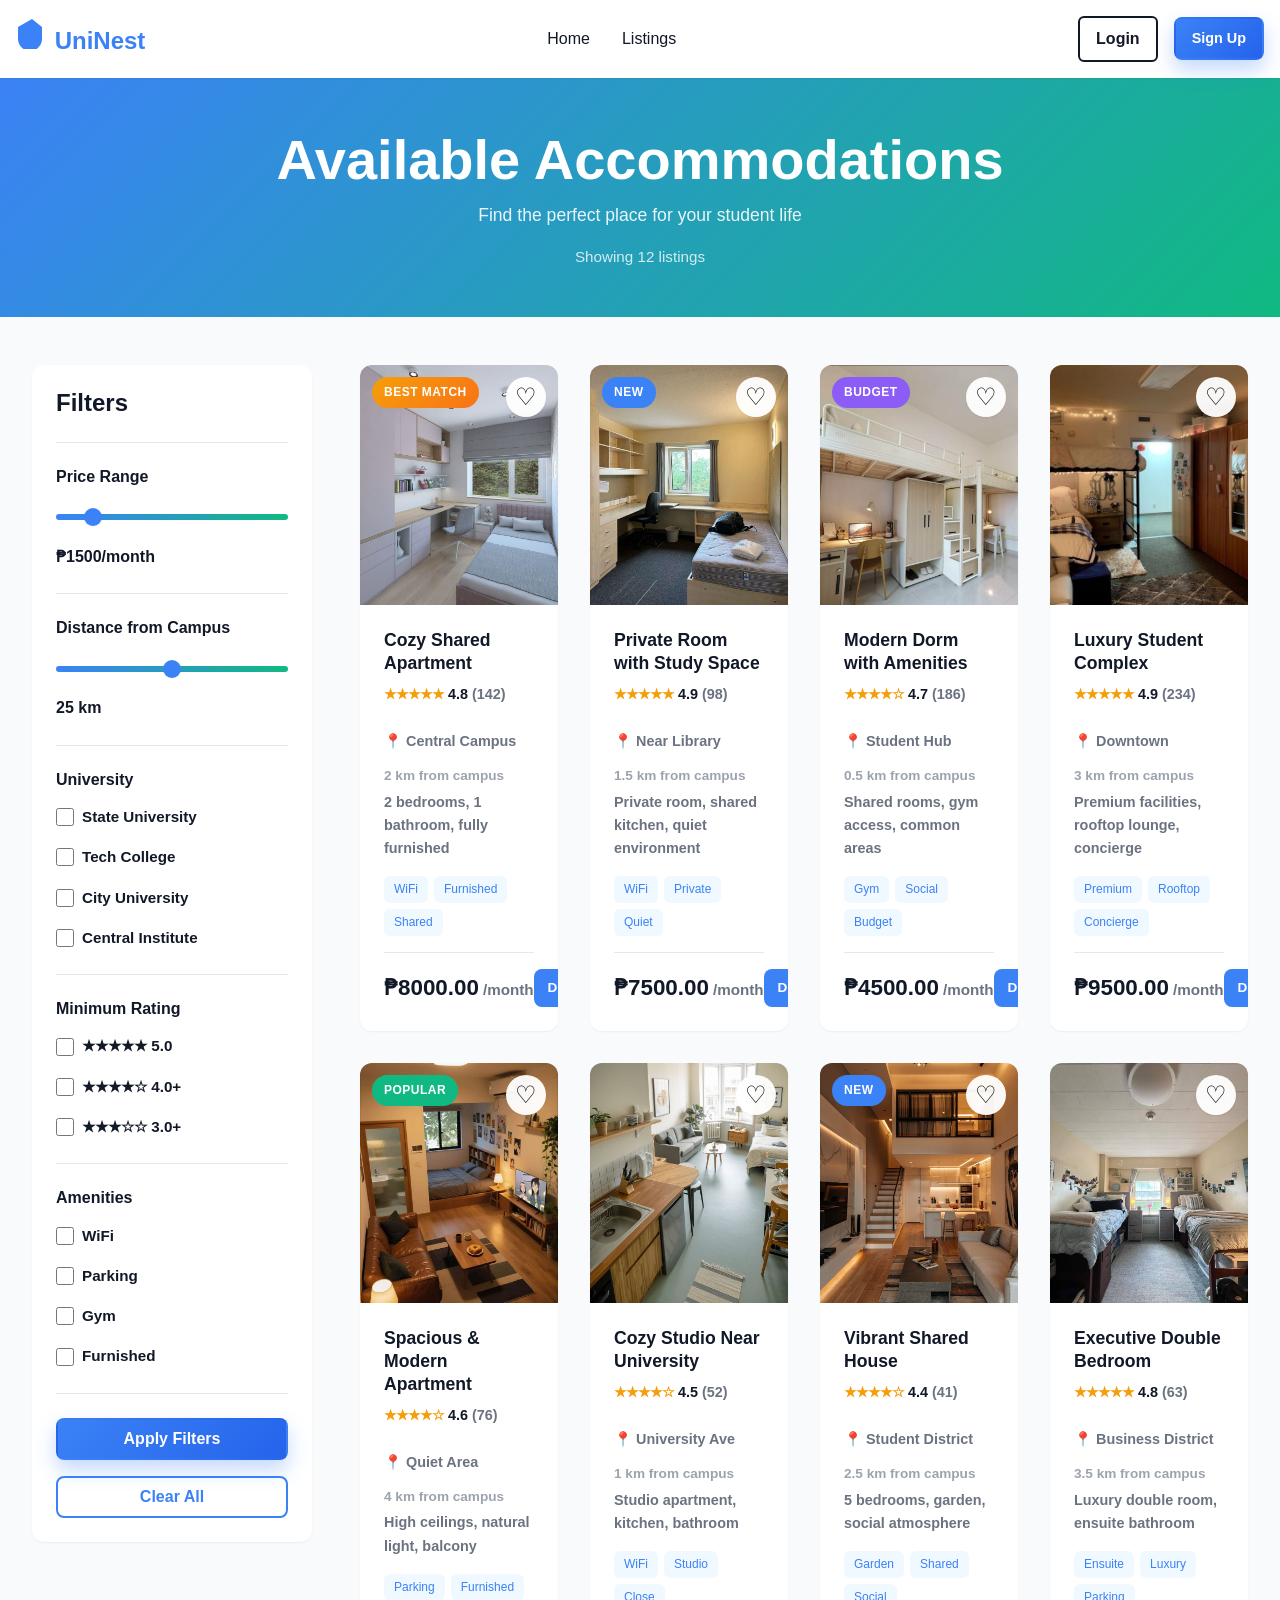
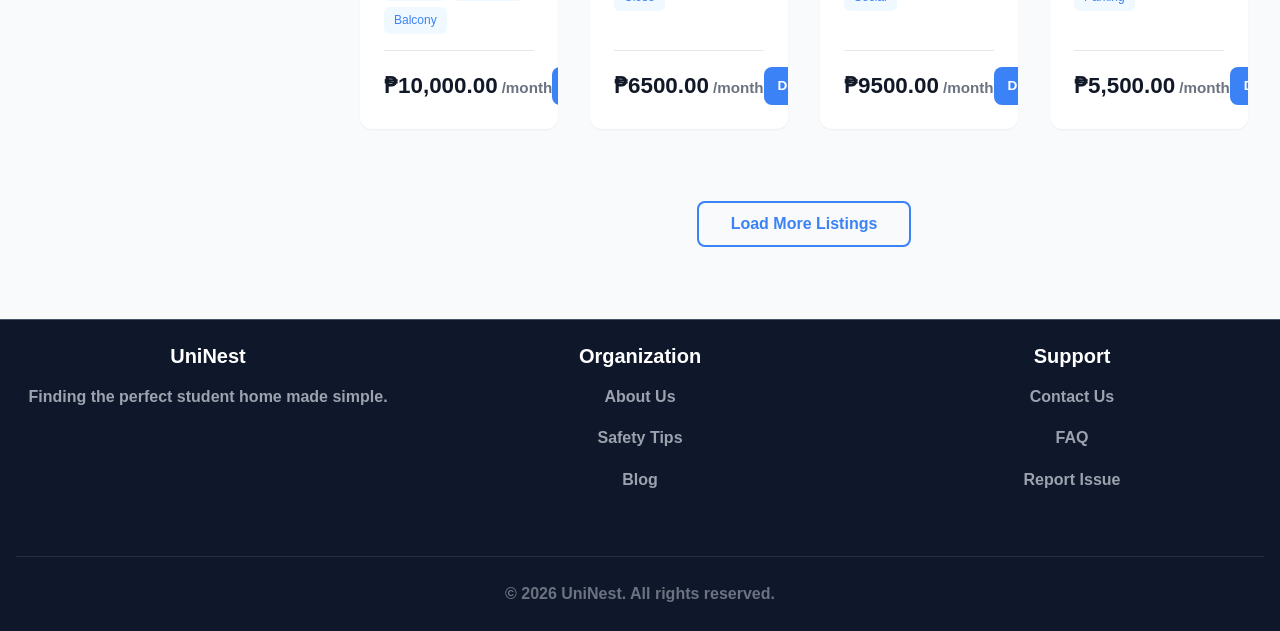
<file: pages/listings.html>
<!DOCTYPE html>
<html lang="en">
<head>
    <meta charset="UTF-8">
    <meta name="viewport" content="width=device-width, initial-scale=1.0">
    <title>Browse Listings - UniNest</title>
    <link rel="stylesheet" href="../css/style.css">
    <link rel="stylesheet" href="../css/responsive.css">
</head>
<body>
    <!-- ==================== NAVIGATION ==================== -->
    <nav class="navbar">
        <div class="container nav-container">
            <div class="nav-brand">
                <a href="../index.html">
                    <svg width="32" height="32" viewBox="0 0 32 32" fill="none" xmlns="http://www.w3.org/2000/svg">
                        <path d="M16 2L2 10v12c0 6.627 5.373 12 12 12s12-5.373 12-12V10l-10-8z" fill="currentColor"/>
                    </svg>
                    <span>UniNest</span>
                </a>
            </div>
            
            <ul class="nav-menu">
                <li><a href="../index.html">Home</a></li>
                <li><a href="listings.html" class="active">Listings</a></li>
            </ul>

            <div class="nav-actions">
                <a href="login.html" class="nav-login">Login</a>
                <a href="signup.html" class="btn btn-primary btn-sm">Sign Up</a>
            </div>

            <button class="mobile-menu-toggle" id="mobileMenuToggle">
                <span></span>
                <span></span>
                <span></span>
            </button>
        </div>
    </nav>

    <!-- ==================== PAGE HEADER ==================== -->
    <section class="page-header">
        <div class="container">
            <h1>Available Accommodations</h1>
            <p>Find the perfect place for your student life</p>
            <div class="results-count">Showing <span id="resultCount">12</span> listings</div>
        </div>
    </section>

    <!-- ==================== LISTINGS PAGE ==================== -->
    <main class="listings-page">
        <div class="container listings-wrapper">
            <!-- ==================== SIDEBAR FILTERS ==================== -->
            <aside class="filters-sidebar">
                <div class="filters-header">
                    <h3>Filters</h3>
                    <button class="filters-close" id="filtersClose" aria-label="Close filters">✕</button>
                </div>

                <form class="filters-form" id="filtersForm">
                    <!-- Price Range Filter -->
                    <div class="filter-section">
                        <h4>Price Range</h4>
                        <input type="range" id="priceSlider" class="filter-slider" min="200" max="10000" value="1500" data-range="1500">
                        <div class="price-display">
                            <strong>₱<span id="priceDisplay">1500</span>/month</span>
                        </div>
                    </div>

                    <!-- Distance Filter -->
                    <div class="filter-section">
                        <h4>Distance from Campus</h4>
                        <input type="range" id="distanceSlider" class="filter-slider" min="0" max="50" value="25">
                        <div class="distance-display">
                            <strong><span id="distanceDisplay">25</span> km</strong>
                        </div>
                    </div>

                    <!-- University Filter -->
                    <div class="filter-section">
                        <h4>University</h4>
                        <div class="filter-options">
                            <label class="filter-checkbox">
                                <input type="checkbox" name="university" value="state-u">
                                <span>State University</span>
                            </label>
                            <label class="filter-checkbox">
                                <input type="checkbox" name="university" value="tech-college">
                                <span>Tech College</span>
                            </label>
                            <label class="filter-checkbox">
                                <input type="checkbox" name="university" value="city-uni">
                                <span>City University</span>
                            </label>
                            <label class="filter-checkbox">
                                <input type="checkbox" name="university" value="central-uni">
                                <span>Central Institute</span>
                            </label>
                        </div>
                    </div>

                    <!-- Rating Filter -->
                    <div class="filter-section">
                        <h4>Minimum Rating</h4>
                        <div class="filter-options">
                            <label class="filter-checkbox">
                                <input type="checkbox" name="rating" value="5">
                                <span>★★★★★ 5.0</span>
                            </label>
                            <label class="filter-checkbox">
                                <input type="checkbox" name="rating" value="4">
                                <span>★★★★☆ 4.0+</span>
                            </label>
                            <label class="filter-checkbox">
                                <input type="checkbox" name="rating" value="3">
                                <span>★★★☆☆ 3.0+</span>
                            </label>
                        </div>
                    </div>

                    <!-- Amenities Filter -->
                    <div class="filter-section">
                        <h4>Amenities</h4>
                        <div class="filter-options">
                            <label class="filter-checkbox">
                                <input type="checkbox" name="amenities" value="wifi">
                                <span>WiFi</span>
                            </label>
                            <label class="filter-checkbox">
                                <input type="checkbox" name="amenities" value="parking">
                                <span>Parking</span>
                            </label>
                            <label class="filter-checkbox">
                                <input type="checkbox" name="amenities" value="gym">
                                <span>Gym</span>
                            </label>
                            <label class="filter-checkbox">
                                <input type="checkbox" name="amenities" value="furnished">
                                <span>Furnished</span>
                            </label>
                        </div>
                    </div>

                    <!-- Apply Buttons -->
                    <div class="filter-actions">
                        <button type="submit" class="btn btn-primary btn-block">Apply Filters</button>
                        <button type="reset" class="btn btn-outline btn-block">Clear All</button>
                    </div>
                </form>
            </aside>

            <!-- ==================== LISTINGS GRID ==================== -->
            <section class="listings-main">
                <!-- Mobile Filter Toggle -->
                <div class="mobile-filters-toggle">
                    <button class="btn btn-secondary btn-sm" id="filtersToggle">
                        ⚙️ Filters
                    </button>
                    <div class="sort-options">
                        <label>Sort by:</label>
                        <select id="sortSelect" class="sort-select">
                            <option value="recommended">Recommended</option>
                            <option value="price-low">Price: Low to High</option>
                            <option value="price-high">Price: High to Low</option>
                            <option value="distance">Distance</option>
                            <option value="rating">Rating</option>
                        </select>
                    </div>
                </div>

                <!-- Listings Grid -->
                <div class="listings-grid">
                    <!-- Listing Card 1 -->
                    <div class="listing-card">
                        <div class="card-image-wrapper">
                            <img src="../assets/images/cozyapartment.jpg" alt="Cozy Shared Apartment" class="card-image" loading="lazy">
                            <span class="card-badge badge-best">Best Match</span>
                            <button class="card-like-btn" aria-label="Save listing">♡</button>
                        </div>
                        <div class="card-content">
                            <div class="card-header">
                                <h3 class="card-title">Cozy Shared Apartment</h3>
                                <div class="card-rating">
                                    <span class="stars">★★★★★</span>
                                    <span class="rating-value">4.8</span>
                                    <span class="reviews">(142)</span>
                                </div>
                            </div>
                            <p class="card-location">📍 Central Campus</p>
                            <p class="card-distance">2 km from campus</p>
                            <p class="card-description">2 bedrooms, 1 bathroom, fully furnished</p>
                            <div class="card-amenities">
                                <span class="amenity-tag">WiFi</span>
                                <span class="amenity-tag">Furnished</span>
                                <span class="amenity-tag">Shared</span>
                            </div>
                            <div class="card-footer">
                                <div class="card-price">
                                    <span class="price-amount">₱8000.00</span>
                                    <span class="price-period">/month</span>
                                </div>
                                <a href="#" class="btn btn-small">Details</a>
                            </div>
                        </div>
                    </div>

                    <!-- Listing Card 2 -->
                    <div class="listing-card">
                        <div class="card-image-wrapper">
                            <img src="../assets/images/privatespace.jpg" alt="Private Room with Study Space" class="card-image" loading="lazy">
                            <span class="card-badge badge-new">New</span>
                            <button class="card-like-btn" aria-label="Save listing">♡</button>
                        </div>
                        <div class="card-content">
                            <div class="card-header">
                                <h3 class="card-title">Private Room with Study Space</h3>
                                <div class="card-rating">
                                    <span class="stars">★★★★★</span>
                                    <span class="rating-value">4.9</span>
                                    <span class="reviews">(98)</span>
                                </div>
                            </div>
                            <p class="card-location">📍 Near Library</p>
                            <p class="card-distance">1.5 km from campus</p>
                            <p class="card-description">Private room, shared kitchen, quiet environment</p>
                            <div class="card-amenities">
                                <span class="amenity-tag">WiFi</span>
                                <span class="amenity-tag">Private</span>
                                <span class="amenity-tag">Quiet</span>
                            </div>
                            <div class="card-footer">
                                <div class="card-price">
                                    <span class="price-amount">₱7500.00</span>
                                    <span class="price-period">/month</span>
                                </div>
                                <a href="#" class="btn btn-small">Details</a>
                            </div>
                        </div>
                    </div>

                    <!-- Listing Card 3 -->
                    <div class="listing-card">
                        <div class="card-image-wrapper">
                            <img src="../assets/images/moderndorm.jpg" alt="Modern Dorm with Amenities" class="card-image" loading="lazy">
                            <span class="card-badge badge-budget">Budget</span>
                            <button class="card-like-btn" aria-label="Save listing">♡</button>
                        </div>
                        <div class="card-content">
                            <div class="card-header">
                                <h3 class="card-title">Modern Dorm with Amenities</h3>
                                <div class="card-rating">
                                    <span class="stars">★★★★☆</span>
                                    <span class="rating-value">4.7</span>
                                    <span class="reviews">(186)</span>
                                </div>
                            </div>
                            <p class="card-location">📍 Student Hub</p>
                            <p class="card-distance">0.5 km from campus</p>
                            <p class="card-description">Shared rooms, gym access, common areas</p>
                            <div class="card-amenities">
                                <span class="amenity-tag">Gym</span>
                                <span class="amenity-tag">Social</span>
                                <span class="amenity-tag">Budget</span>
                            </div>
                            <div class="card-footer">
                                <div class="card-price">
                                    <span class="price-amount">₱4500.00</span>
                                    <span class="price-period">/month</span>
                                </div>
                                <a href="#" class="btn btn-small">Details</a>
                            </div>
                        </div>
                    </div>

                    <!-- Listing Card 4 -->
                    <div class="listing-card">
                        <div class="card-image-wrapper">
                            <img src="../assets/images/luxurystudentcomplex.jpg" alt="Luxury Student Complex" class="card-image" loading="lazy">
                            <button class="card-like-btn" aria-label="Save listing">♡</button>
                        </div>
                        <div class="card-content">
                            <div class="card-header">
                                <h3 class="card-title">Luxury Student Complex</h3>
                                <div class="card-rating">
                                    <span class="stars">★★★★★</span>
                                    <span class="rating-value">4.9</span>
                                    <span class="reviews">(234)</span>
                                </div>
                            </div>
                            <p class="card-location">📍 Downtown</p>
                            <p class="card-distance">3 km from campus</p>
                            <p class="card-description">Premium facilities, rooftop lounge, concierge</p>
                            <div class="card-amenities">
                                <span class="amenity-tag">Premium</span>
                                <span class="amenity-tag">Rooftop</span>
                                <span class="amenity-tag">Concierge</span>
                            </div>
                            <div class="card-footer">
                                <div class="card-price">
                                    <span class="price-amount">₱9500.00</span>
                                    <span class="price-period">/month</span>
                                </div>
                                <a href="#" class="btn btn-small">Details</a>
                            </div>
                        </div>
                    </div>

                    <!-- Listing Card 5 -->
                    <div class="listing-card">
                        <div class="card-image-wrapper">
                            <img src="../assets/images/SpaciousModernApartment.jpg" alt="Spacious & Modern Apartment" class="card-image" loading="lazy">
                            <span class="card-badge badge-popular">Popular</span>
                            <button class="card-like-btn" aria-label="Save listing">♡</button>
                        </div>
                        <div class="card-content">
                            <div class="card-header">
                                <h3 class="card-title">Spacious & Modern Apartment</h3>
                                <div class="card-rating">
                                    <span class="stars">★★★★☆</span>
                                    <span class="rating-value">4.6</span>
                                    <span class="reviews">(76)</span>
                                </div>
                            </div>
                            <p class="card-location">📍 Quiet Area</p>
                            <p class="card-distance">4 km from campus</p>
                            <p class="card-description">High ceilings, natural light, balcony</p>
                            <div class="card-amenities">
                                <span class="amenity-tag">Parking</span>
                                <span class="amenity-tag">Furnished</span>
                                <span class="amenity-tag">Balcony</span>
                            </div>
                            <div class="card-footer">
                                <div class="card-price">
                                    <span class="price-amount">₱10,000.00</span>
                                    <span class="price-period">/month</span>
                                </div>
                                <a href="#" class="btn btn-small">Details</a>
                            </div>
                        </div>
                    </div>

                    <!-- Listing Card 6 -->
                    <div class="listing-card">
                        <div class="card-image-wrapper">
                            <img src="../assets/images/CozyStudioNearUniversity.jpg" alt="Cozy Studio Near University" class="card-image" loading="lazy">
                            <button class="card-like-btn" aria-label="Save listing">♡</button>
                        </div>
                        <div class="card-content">
                            <div class="card-header">
                                <h3 class="card-title">Cozy Studio Near University</h3>
                                <div class="card-rating">
                                    <span class="stars">★★★★☆</span>
                                    <span class="rating-value">4.5</span>
                                    <span class="reviews">(52)</span>
                                </div>
                            </div>
                            <p class="card-location">📍 University Ave</p>
                            <p class="card-distance">1 km from campus</p>
                            <p class="card-description">Studio apartment, kitchen, bathroom</p>
                            <div class="card-amenities">
                                <span class="amenity-tag">WiFi</span>
                                <span class="amenity-tag">Studio</span>
                                <span class="amenity-tag">Close</span>
                            </div>
                            <div class="card-footer">
                                <div class="card-price">
                                    <span class="price-amount">₱6500.00</span>
                                    <span class="price-period">/month</span>
                                </div>
                                <a href="#" class="btn btn-small">Details</a>
                            </div>
                        </div>
                    </div>

                    <!-- Listing Card 7 -->
                    <div class="listing-card">
                        <div class="card-image-wrapper">
                            <img src="../assets/images/VibrantSharedHouse.jpg" alt="Vibrant Shared House" class="card-image" loading="lazy">
                            <span class="card-badge badge-new">New</span>
                            <button class="card-like-btn" aria-label="Save listing">♡</button>
                        </div>
                        <div class="card-content">
                            <div class="card-header">
                                <h3 class="card-title">Vibrant Shared House</h3>
                                <div class="card-rating">
                                    <span class="stars">★★★★☆</span>
                                    <span class="rating-value">4.4</span>
                                    <span class="reviews">(41)</span>
                                </div>
                            </div>
                            <p class="card-location">📍 Student District</p>
                            <p class="card-distance">2.5 km from campus</p>
                            <p class="card-description">5 bedrooms, garden, social atmosphere</p>
                            <div class="card-amenities">
                                <span class="amenity-tag">Garden</span>
                                <span class="amenity-tag">Shared</span>
                                <span class="amenity-tag">Social</span>
                            </div>
                            <div class="card-footer">
                                <div class="card-price">
                                    <span class="price-amount">₱9500.00</span>
                                    <span class="price-period">/month</span>
                                </div>
                                <a href="#" class="btn btn-small">Details</a>
                            </div>
                        </div>
                    </div>

                    <!-- Listing Card 8 -->
                    <div class="listing-card">
                        <div class="card-image-wrapper">
                            <img src="../assets/images/ExecutiveDoubleBedroom.jpg" alt="Executive Double Bedroom" class="card-image" loading="lazy">
                            <button class="card-like-btn" aria-label="Save listing">♡</button>
                        </div>
                        <div class="card-content">
                            <div class="card-header">
                                <h3 class="card-title">Executive Double Bedroom</h3>
                                <div class="card-rating">
                                    <span class="stars">★★★★★</span>
                                    <span class="rating-value">4.8</span>
                                    <span class="reviews">(63)</span>
                                </div>
                            </div>
                            <p class="card-location">📍 Business District</p>
                            <p class="card-distance">3.5 km from campus</p>
                            <p class="card-description">Luxury double room, ensuite bathroom</p>
                            <div class="card-amenities">
                                <span class="amenity-tag">Ensuite</span>
                                <span class="amenity-tag">Luxury</span>
                                <span class="amenity-tag">Parking</span>
                            </div>
                            <div class="card-footer">
                                <div class="card-price">
                                    <span class="price-amount">₱5,500.00</span>
                                    <span class="price-period">/month</span>
                                </div>
                                <a href="#" class="btn btn-small">Details</a>
                            </div>
                        </div>
                    </div>
                </div>

                <!-- Load More / Pagination -->
                <div class="listings-pagination">
                    <button class="btn btn-outline">Load More Listings</button>
                </div>
            </section>
        </div>
    </main>

    <!-- ==================== FOOTER ==================== -->
    <footer class="footer">
        <div class="container">
            <div class="footer-content">
                <div class="footer-section">
                    <h4>UniNest</h4>
                    <p>Finding the perfect student home made simple.</p>
                </div>
                <div class="footer-section">
                    <h4>Organization</h4>
                    <ul>
                        <li><a href="#">About Us</a></li>
                        <li><a href="#">Safety Tips</a></li>
                        <li><a href="#">Blog</a></li>
                    </ul>
                </div>
                <div class="footer-section">
                    <h4>Support</h4>
                    <ul>
                        <li><a href="#">Contact Us</a></li>
                        <li><a href="#">FAQ</a></li>
                        <li><a href="#">Report Issue</a></li>
                    </ul>
                </div>
            </div>
            <div class="footer-bottom">
                <p>&copy; 2026 UniNest. All rights reserved.</p>
            </div>
        </div>
    </footer>

    <script src="../js/script.js"></script>
    <script src="../js/listings.js"></script>
</body>
</html>
</file>
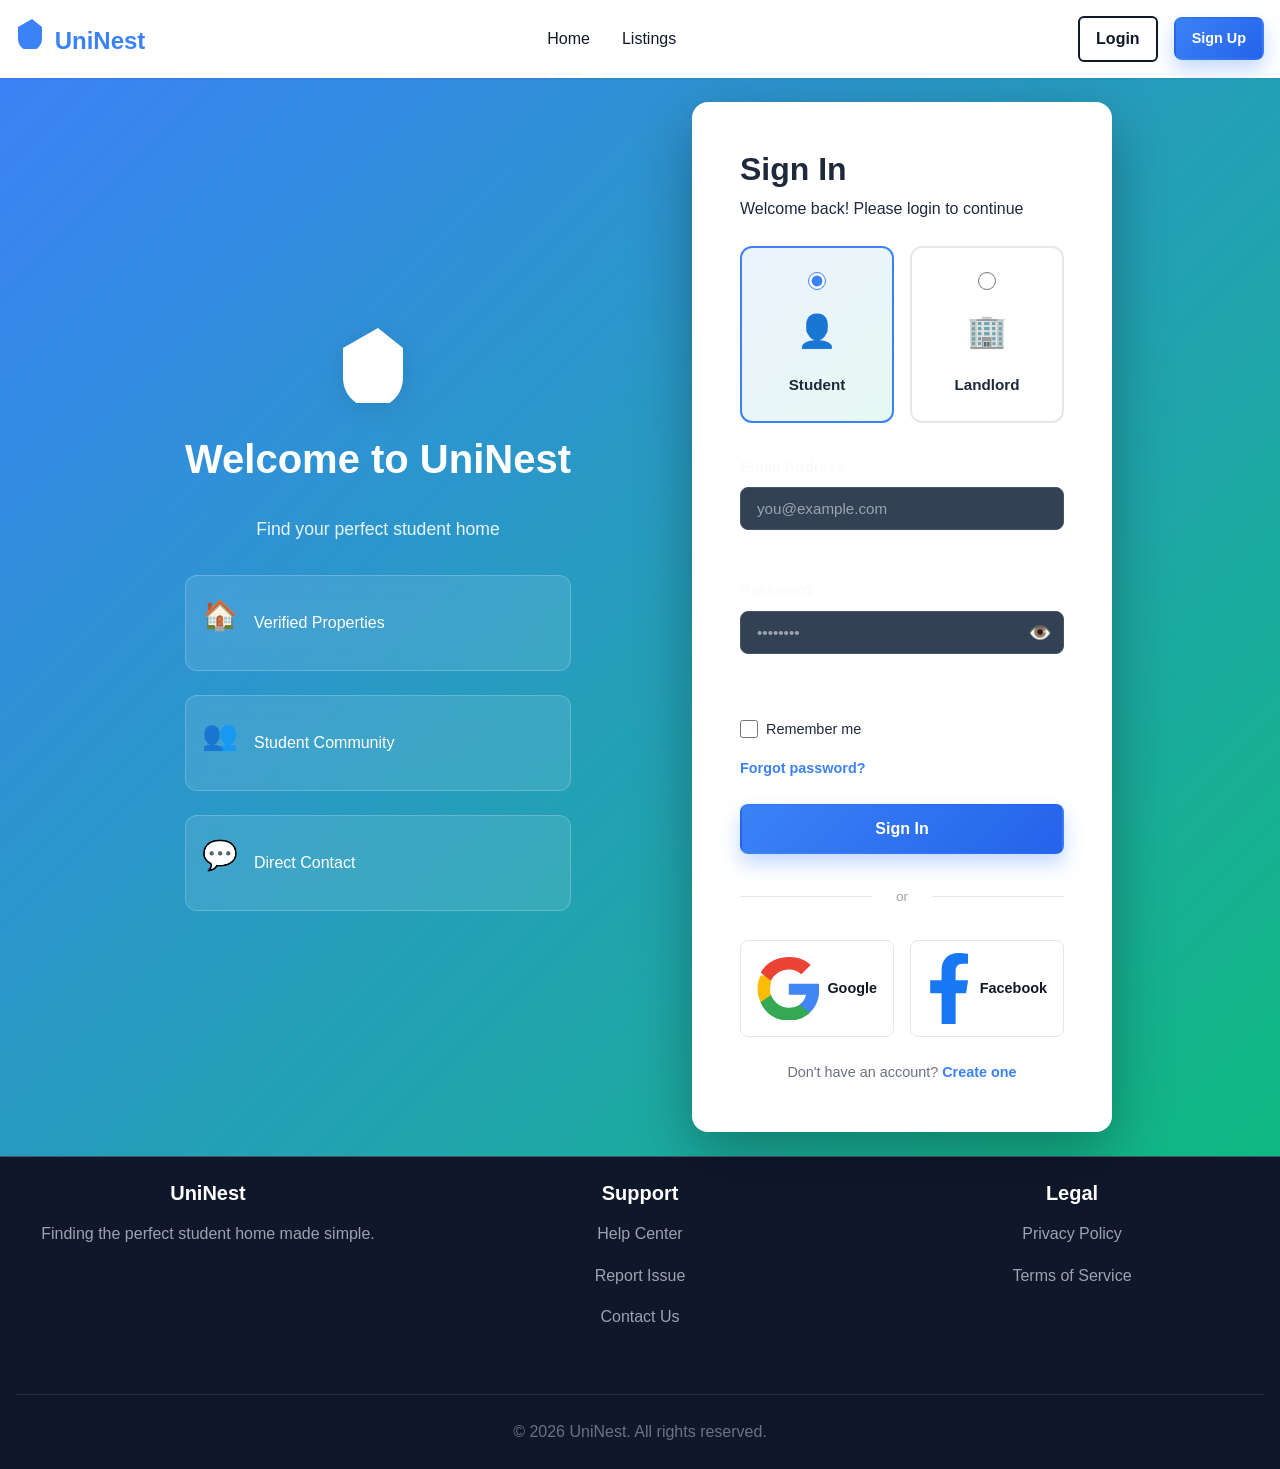
<file: pages/login.html>
<!DOCTYPE html>
<html lang="en">
<head>
    <meta charset="UTF-8">
    <meta name="viewport" content="width=device-width, initial-scale=1.0">
    <title>Login - UniNest</title>
    <link rel="stylesheet" href="../css/style.css">
    <link rel="stylesheet" href="../css/responsive.css">
</head>
<body>
    <!-- ==================== NAVIGATION ==================== -->
    <nav class="navbar">
        <div class="container nav-container">
            <div class="nav-brand">
                <a href="../index.html">
                    <svg width="32" height="32" viewBox="0 0 32 32" fill="none" xmlns="http://www.w3.org/2000/svg">
                        <path d="M16 2L2 10v12c0 6.627 5.373 12 12 12s12-5.373 12-12V10l-10-8z" fill="currentColor"/>
                    </svg>
                    <span>UniNest</span>
                </a>
            </div>
            
            <ul class="nav-menu">
                <li><a href="../index.html">Home</a></li>
                <li><a href="listings.html">Listings</a></li>
            </ul>

            <div class="nav-actions">
                <a href="login.html" class="nav-login active">Login</a>
                <a href="signup.html" class="btn btn-primary btn-sm">Sign Up</a>
            </div>

            <button class="mobile-menu-toggle" id="mobileMenuToggle">
                <span></span>
                <span></span>
                <span></span>
            </button>
        </div>
    </nav>

    <!-- ==================== MAIN CONTENT ==================== -->
    <main class="auth-main">
        <div class="auth-container">
            <!-- Left Side - Branding -->
            <div class="auth-left">
                <div class="auth-branding">
                    <svg width="80" height="80" viewBox="0 0 32 32" fill="none" xmlns="http://www.w3.org/2000/svg">
                        <path d="M16 2L2 10v12c0 6.627 5.373 12 12 12s12-5.373 12-12V10l-10-8z" fill="currentColor"/>
                    </svg>
                    <h1>Welcome to UniNest</h1>
                    <p>Find your perfect student home</p>
                    <div class="auth-features">
                        <div class="feature">
                            <span class="feature-icon">🏠</span>
                            <p>Verified Properties</p>
                        </div>
                        <div class="feature">
                            <span class="feature-icon">👥</span>
                            <p>Student Community</p>
                        </div>
                        <div class="feature">
                            <span class="feature-icon">💬</span>
                            <p>Direct Contact</p>
                        </div>
                    </div>
                </div>
            </div>

            <!-- Right Side - Login Form -->
            <div class="auth-right">
                <div class="auth-card">
                    <h2>Sign In</h2>
                    <p class="auth-subtitle">Welcome back! Please login to continue</p>

                    <!-- Role Selection -->
                    <div class="role-selector">
                        <label class="role-option active" id="studentRoleLabel">
                            <input type="radio" name="role" value="student" checked>
                            <span class="role-icon">👤</span>
                            <span class="role-name">Student</span>
                        </label>
                        <label class="role-option" id="landlordRoleLabel">
                            <input type="radio" name="role" value="landlord">
                            <span class="role-icon">🏢</span>
                            <span class="role-name">Landlord</span>
                        </label>
                    </div>

                    <!-- Login Form -->
                    <form class="auth-form" id="loginForm">
                        <div class="form-group">
                            <label for="email">Email Address</label>
                            <input type="email" id="email" name="email" placeholder="you@example.com" required>
                        </div>

                        <div class="form-group">
                            <label for="password">Password</label>
                            <div class="password-input-group">
                                <input type="password" id="password" name="password" placeholder="••••••••" required>
                                <button type="button" class="password-toggle" data-target="password">
                                    <span class="eye-icon">👁️</span>
                                </button>
                            </div>
                        </div>

                        <div class="form-options">
                            <label class="checkbox-remember">
                                <input type="checkbox" name="remember">
                                <span>Remember me</span>
                            </label>
                            <a href="#" class="link-forgot">Forgot password?</a>
                        </div>

                        <button type="submit" class="btn btn-primary btn-block btn-lg">Sign In</button>
                    </form>

                    <!-- Divider -->
                    <div class="auth-divider">
                        <span>or</span>
                    </div>

                    <!-- Social Login -->
                    <div class="social-login">
                        <button type="button" class="social-btn google-btn">
                            <svg xmlns="http://www.w3.org/2000/svg" viewBox="0 0 533.5 544.3" aria-hidden="true" focusable="false">
                                <path fill="#4285F4" d="M533.5 278.4c0-17.4-1.6-34.2-4.5-50.4H272v95.3h146.9c-6.4 34.5-25.3 63.7-54 83.3v69.5h87.2c51.1-47 80.4-116.5 80.4-197.7z"/>
                                <path fill="#34A853" d="M272 544.3c73.4 0 135-24.5 180-66.7l-87.2-69.5c-24.2 16.2-55.2 25.9-92.8 25.9-71.3 0-131.7-48.1-153.4-112.8H31.3v70.7C76.7 493.6 168.4 544.3 272 544.3z"/>
                                <path fill="#FBBC05" d="M118.6 324.9c-10.4-31-10.4-64.4 0-95.4V158.8H31.3c-36.1 70.8-36.1 156.3 0 227.1l87.3-61z"/>
                                <path fill="#EA4335" d="M272 107.7c39.7-.6 77.8 14 106.8 40.4l80.1-80.1C417 24.8 346.5-1.1 272 0 168.4 0 76.7 50.7 31.3 132.9l87.3 70.7C140.3 156.1 200.7 107.7 272 107.7z"/>
                            </svg>
                            Google
                        </button>
                        <button type="button" class="social-btn facebook-btn">
                            <svg xmlns="http://www.w3.org/2000/svg" viewBox="0 0 320 512" aria-hidden="true" focusable="false">
                                <path fill="#1877F2" d="M279.14 288l14.22-92.66h-88.91V127.69c0-25.35 12.42-50.06 52.24-50.06H293V6.26S260.43 0 225.36 0c-73.22 0-121.09 44.38-121.09 124.72V195.3H22.89V288h81.39v224h100.2V288z"/>
                            </svg>
                            Facebook
                        </button>
                    </div>

                    <!-- Sign Up Link -->
                    <p class="auth-footer">
                        Don't have an account? 
                        <a href="signup.html">Create one</a>
                    </p>
                </div>
            </div>
        </div>
    </main>

    <!-- ==================== FOOTER ==================== -->
    <footer class="footer">
        <div class="container">
            <div class="footer-content">
                <div class="footer-section">
                    <h4>UniNest</h4>
                    <p>Finding the perfect student home made simple.</p>
                </div>
                <div class="footer-section">
                    <h4>Support</h4>
                    <ul>
                        <li><a href="#">Help Center</a></li>
                        <li><a href="#">Report Issue</a></li>
                        <li><a href="#">Contact Us</a></li>
                    </ul>
                </div>
                <div class="footer-section">
                    <h4>Legal</h4>
                    <ul>
                        <li><a href="#">Privacy Policy</a></li>
                        <li><a href="#">Terms of Service</a></li>
                    </ul>
                </div>
            </div>
            <div class="footer-bottom">
                <p>&copy; 2026 UniNest. All rights reserved.</p>
            </div>
        </div>
    </footer>

    <script src="../js/script.js"></script>
    <script src="../js/auth.js"></script>
</body>
</html>
</file>
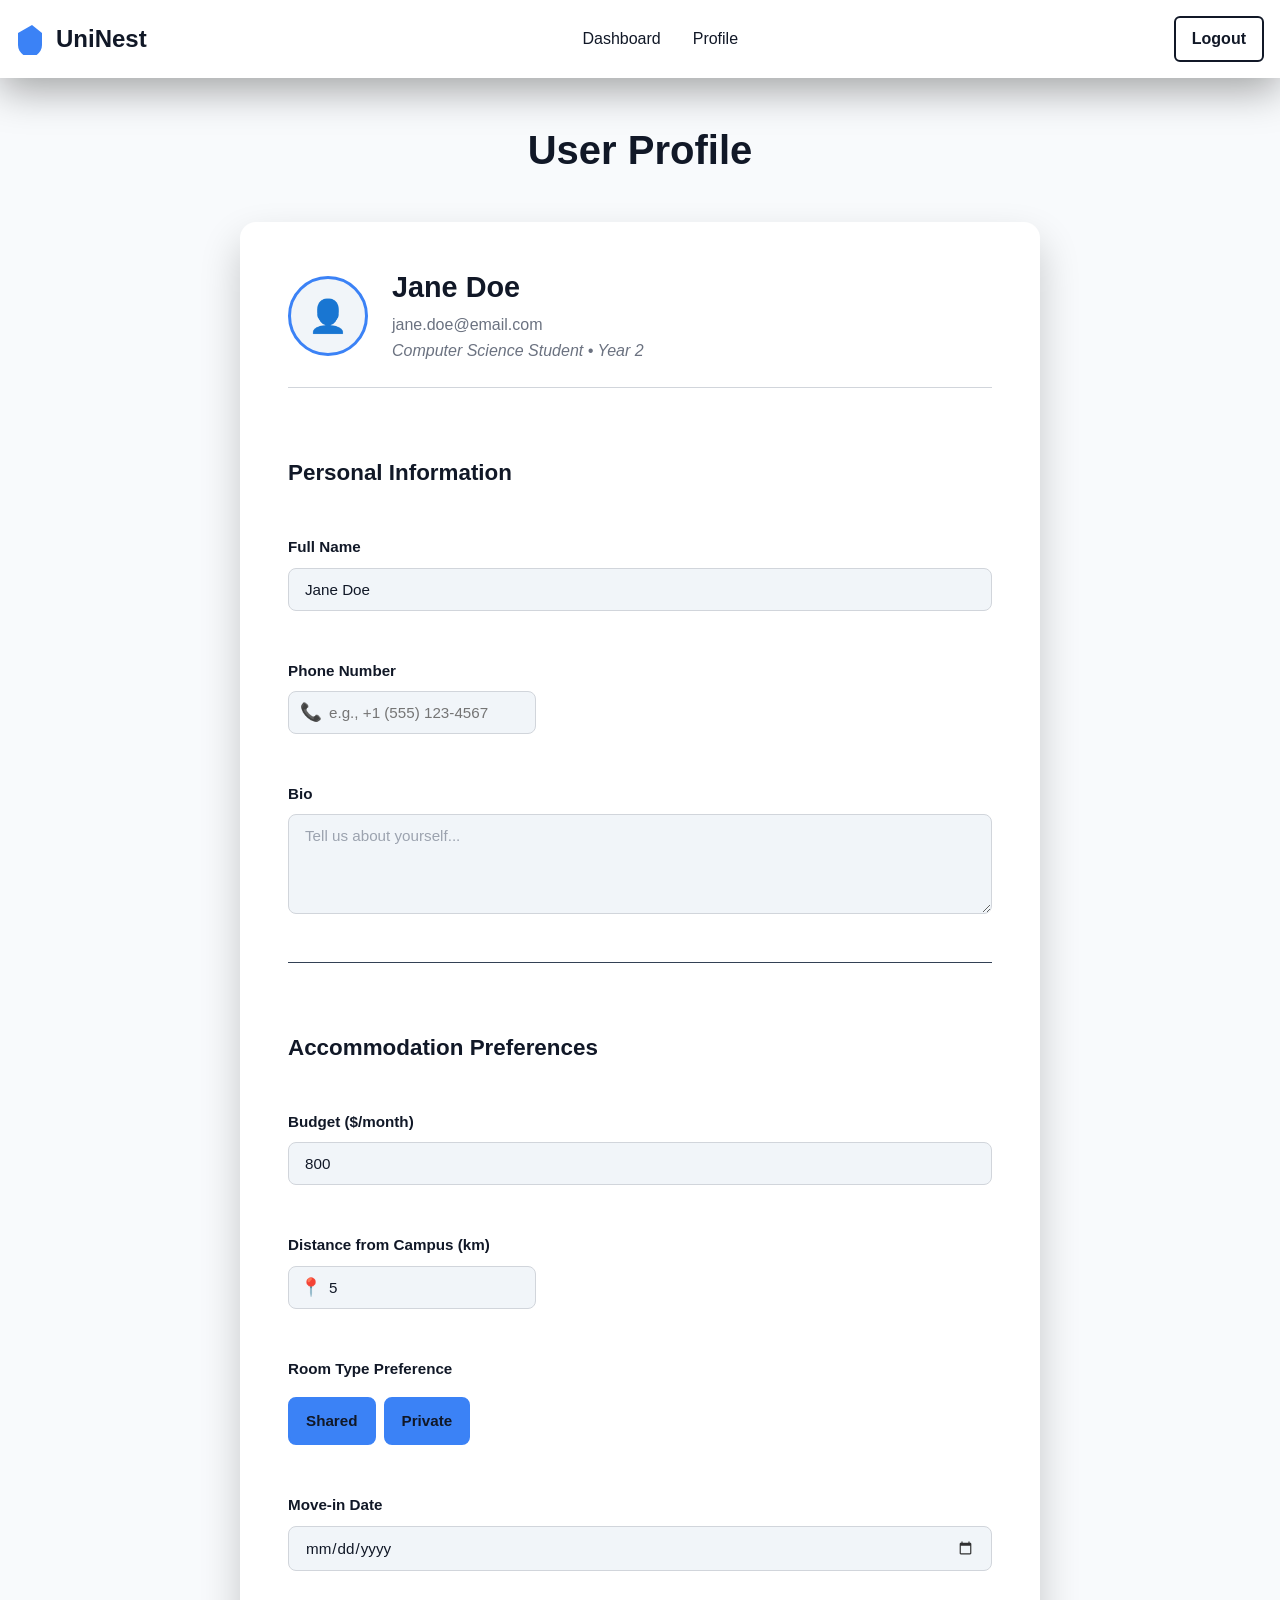
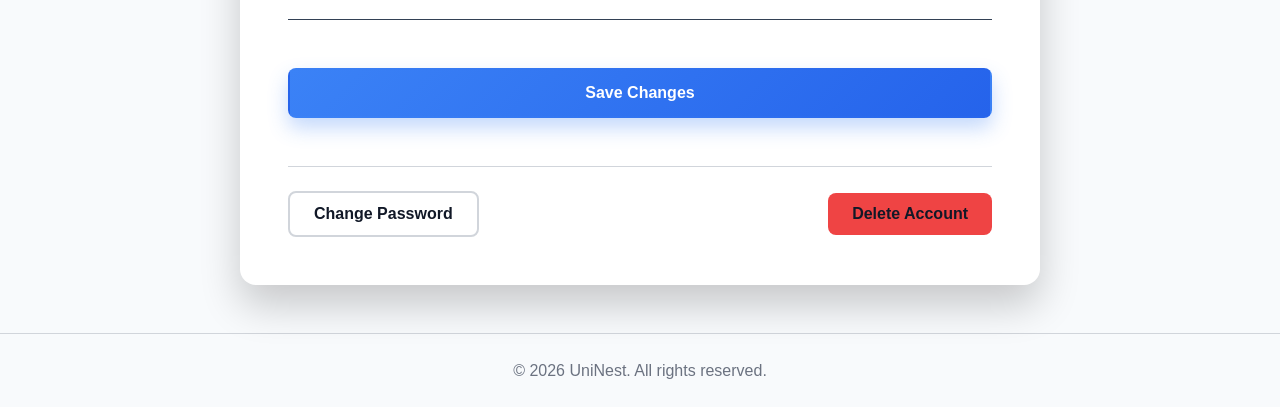
<file: pages/profile.html>
<!DOCTYPE html>
<html lang="en">
<head>
    <meta charset="UTF-8">
    <meta name="viewport" content="width=device-width, initial-scale=1.0">
    <title>Profile - UniNest</title>
    <link rel="stylesheet" href="../css/style.css">
    <link rel="stylesheet" href="../css/responsive.css">
</head>
<body class="profile-page">
    <!-- Navigation -->
    <nav class="navbar">
        <div class="container nav-container">
            <div class="nav-brand">
                <svg width="32" height="32" viewBox="0 0 32 32" fill="none" xmlns="http://www.w3.org/2000/svg">
                    <path d="M16 2L2 10v12c0 6.627 5.373 12 12 12s12-5.373 12-12V10l-10-8z" fill="currentColor"/>
                </svg>
                <span>UniNest</span>
            </div>
            <ul class="nav-menu">
                <li><a href="dashboard.html">Dashboard</a></li>
                <li><a href="profile.html" class="active">Profile</a></li>
            </ul>
            <div class="nav-actions">
                <a href="#" class="nav-login">Logout</a>
            </div>
            <button class="mobile-menu-toggle" id="mobileMenuToggle">
                <span></span>
                <span></span>
                <span></span>
            </button>
        </div>
    </nav>

    <!-- Profile Content -->
    <main class="profile-container">
        <div class="container">
            <h1>User Profile</h1>

            <div class="profile-card">
                <div class="profile-header">
                    <div class="profile-picture">
                        👤
                    </div>
                    <div class="profile-info">
                        <h2 id="userName">Jane Doe</h2>
                        <p id="userEmail">jane.doe@email.com</p>
                        <p class="profile-bio">Computer Science Student • Year 2</p>
                    </div>
                </div>

                <form id="profileForm" class="profile-form">
                    <div class="form-section">
                        <h3>Personal Information</h3>
                        <div class="form-group">
                            <label for="fullName">Full Name</label>
                            <input type="text" id="fullName" name="fullName" value="Jane Doe">
                        </div>

                        <div class="form-group">
                            <label for="phone">Phone Number</label>
                            <div class="input-with-icon">
                                <span class="input-icon">📞</span>
                                <input type="tel" id="phone" name="phone" value="" placeholder="e.g., +1 (555) 123-4567">
                            </div>
                        </div>

                        <div class="form-group">
                            <label for="bio">Bio</label>
                            <textarea id="bio" name="bio" rows="4" placeholder="Tell us about yourself..."></textarea>
                        </div>
                    </div>

                    <div class="form-section">
                        <h3>Accommodation Preferences</h3>
                        <div class="form-group">
                            <label for="budget">Budget ($/month)</label>
                            <input type="number" id="budget" name="budget" value="800">
                        </div>

                        <div class="form-group">
                            <label for="distance">Distance from Campus (km)</label>
                            <div class="input-with-icon">
                                <span class="input-icon">📍</span>
                                <input type="number" id="distance" name="distance" value="5">
                            </div>
                        </div>

                        <div class="form-group">
                            <label>Room Type Preference</label>
                            <div class="room-type-options">
                                <label class="room-type-option active" for="shared">
                                    <input type="checkbox" id="shared" name="roomType" value="shared">
                                    Shared
                                </label>
                                <label class="room-type-option" for="private">
                                    <input type="checkbox" id="private" name="roomType" value="private" checked>
                                    Private
                                </label>
                            </div>
                        </div>

                        <div class="form-group">
                            <label for="moveDate">Move-in Date</label>
                            <input type="date" id="moveDate" name="moveDate">
                        </div>
                    </div>

                    <button type="submit" class="btn btn-primary btn-lg">Save Changes</button>
                </form>

                <div class="profile-actions">
                    <button class="btn btn-outline" onclick="changePassword()">Change Password</button>
                    <button class="btn btn-danger" onclick="deleteAccount()">Delete Account</button>
                </div>
            </div>
        </div>
    </main>

    <!-- Footer -->
    <footer class="footer">
        <div class="container">
            <p>&copy; 2026 UniNest. All rights reserved.</p>
        </div>
    </footer>

    <script src="../js/script.js"></script>
    <script>
        document.addEventListener('DOMContentLoaded', function() {
            const roomOptions = document.querySelectorAll('.room-type-option');
            roomOptions.forEach(option => {
                option.addEventListener('click', function() {
                    const checkbox = this.querySelector('input[type="checkbox"]');
                    checkbox.checked = !checkbox.checked;
                    this.classList.toggle('active', checkbox.checked);
                });
            });

            roomOptions.forEach(option => {
                const checkbox = option.querySelector('input[type="checkbox"]');
                if (checkbox.checked) {
                    option.classList.add('active');
                }
            });
        });

        function changePassword() {
            alert('Change password functionality would be implemented here.');
        }

        function deleteAccount() {
            if (confirm('Are you sure you want to delete your account? This action cannot be undone.')) {
                alert('Account deletion would be processed here.');
            }
        }
    </script>
</body>
</html>
</file>
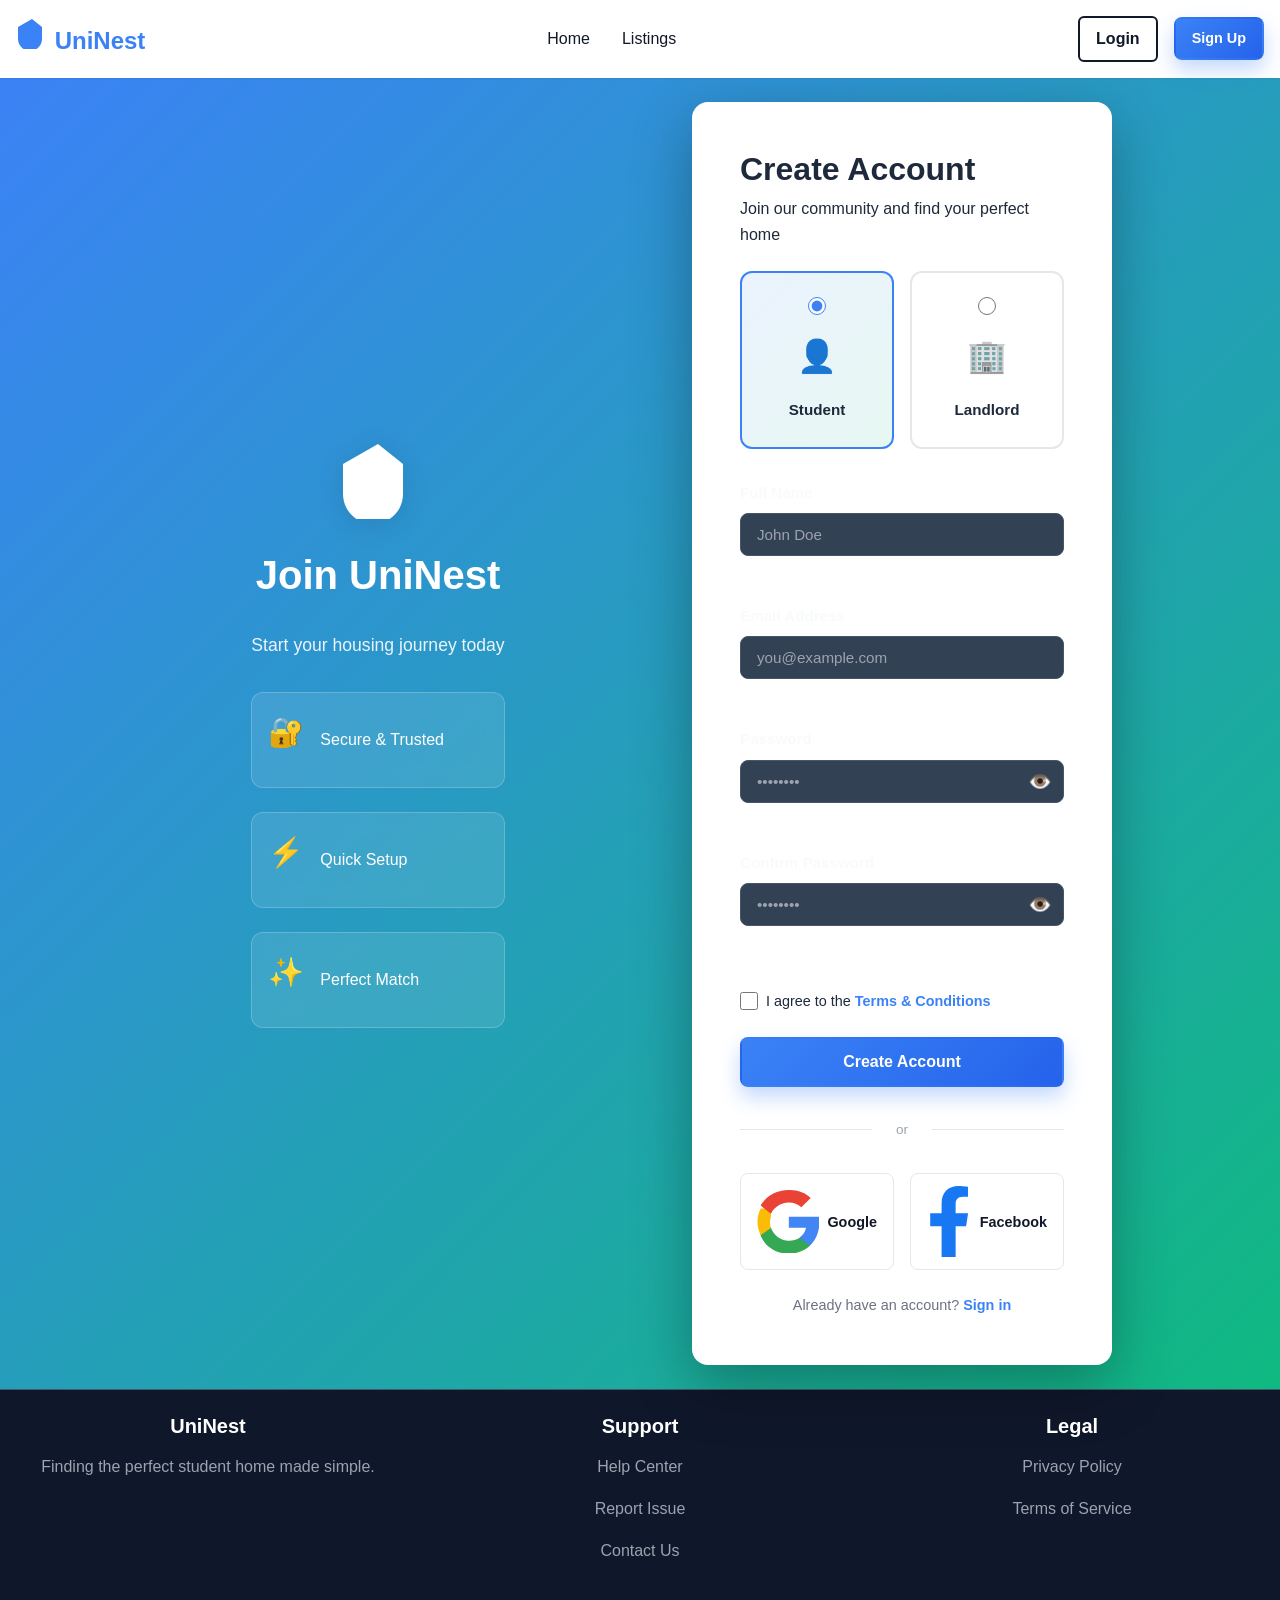
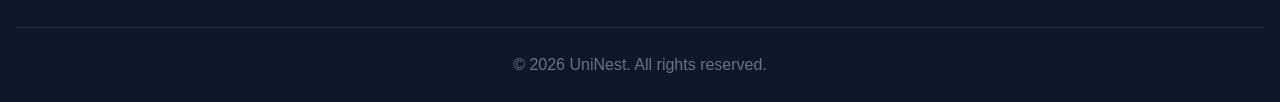
<file: pages/signup.html>
<!DOCTYPE html>
<html lang="en">
<head>
    <meta charset="UTF-8">
    <meta name="viewport" content="width=device-width, initial-scale=1.0">
    <title>Sign Up - UniNest</title>
    <link rel="stylesheet" href="../css/style.css">
    <link rel="stylesheet" href="../css/responsive.css">
</head>
<body>
    <!-- ==================== NAVIGATION ==================== -->
    <nav class="navbar">
        <div class="container nav-container">
            <div class="nav-brand">
                <a href="../index.html">
                    <svg width="32" height="32" viewBox="0 0 32 32" fill="none" xmlns="http://www.w3.org/2000/svg">
                        <path d="M16 2L2 10v12c0 6.627 5.373 12 12 12s12-5.373 12-12V10l-10-8z" fill="currentColor"/>
                    </svg>
                    <span>UniNest</span>
                </a>
            </div>
            
            <ul class="nav-menu">
                <li><a href="../index.html">Home</a></li>
                <li><a href="listings.html">Listings</a></li>
            </ul>

            <div class="nav-actions">
                <a href="login.html" class="nav-login">Login</a>
                <a href="signup.html" class="btn btn-primary btn-sm active">Sign Up</a>
            </div>

            <button class="mobile-menu-toggle" id="mobileMenuToggle">
                <span></span>
                <span></span>
                <span></span>
            </button>
        </div>
    </nav>

    <!-- ==================== MAIN CONTENT ==================== -->
    <main class="auth-main">
        <div class="auth-container">
            <!-- Left Side - Branding -->
            <div class="auth-left">
                <div class="auth-branding">
                    <svg width="80" height="80" viewBox="0 0 32 32" fill="none" xmlns="http://www.w3.org/2000/svg">
                        <path d="M16 2L2 10v12c0 6.627 5.373 12 12 12s12-5.373 12-12V10l-10-8z" fill="currentColor"/>
                    </svg>
                    <h1>Join UniNest</h1>
                    <p>Start your housing journey today</p>
                    <div class="auth-features">
                        <div class="feature">
                            <span class="feature-icon">🔐</span>
                            <p>Secure & Trusted</p>
                        </div>
                        <div class="feature">
                            <span class="feature-icon">⚡</span>
                            <p>Quick Setup</p>
                        </div>
                        <div class="feature">
                            <span class="feature-icon">✨</span>
                            <p>Perfect Match</p>
                        </div>
                    </div>
                </div>
            </div>

            <!-- Right Side - Signup Form -->
            <div class="auth-right">
                <div class="auth-card">
                    <h2>Create Account</h2>
                    <p class="auth-subtitle">Join our community and find your perfect home</p>

                    <!-- Role Selection -->
                    <div class="role-selector">
                        <label class="role-option active" id="studentRoleLabel">
                            <input type="radio" name="role" value="student" checked>
                            <span class="role-icon">👤</span>
                            <span class="role-name">Student</span>
                        </label>
                        <label class="role-option" id="landlordRoleLabel">
                            <input type="radio" name="role" value="landlord">
                            <span class="role-icon">🏢</span>
                            <span class="role-name">Landlord</span>
                        </label>
                    </div>

                    <!-- Signup Form -->
                    <form class="auth-form" id="signupForm">
                        <div class="form-group">
                            <label for="name">Full Name</label>
                            <input type="text" id="name" name="name" placeholder="John Doe" required>
                        </div>

                        <div class="form-group">
                            <label for="email">Email Address</label>
                            <input type="email" id="email" name="email" placeholder="you@example.com" required>
                        </div>

                        <div class="form-group">
                            <label for="password">Password</label>
                            <div class="password-input-group">
                                <input type="password" id="password" name="password" placeholder="••••••••" required>
                                <button type="button" class="password-toggle" data-target="password">
                                    <span class="eye-icon">👁️</span>
                                </button>
                            </div>
                        </div>

                        <div class="form-group">
                            <label for="confirmPassword">Confirm Password</label>
                            <div class="password-input-group">
                                <input type="password" id="confirmPassword" name="confirmPassword" placeholder="••••••••" required>
                                <button type="button" class="password-toggle" data-target="confirmPassword">
                                    <span class="eye-icon">👁️</span>
                                </button>
                            </div>
                        </div>

                        <div class="form-options">
                            <label class="checkbox-remember">
                                <input type="checkbox" name="terms" required>
                                <span>I agree to the <a href="#">Terms & Conditions</a></span>
                            </label>
                        </div>

                        <button type="submit" class="btn btn-primary btn-block btn-lg">Create Account</button>
                    </form>

                    <!-- Divider -->
                    <div class="auth-divider">
                        <span>or</span>
                    </div>

                    <!-- Social Signup -->
                    <div class="social-login">
                        <button type="button" class="social-btn google-btn">
                            <svg xmlns="http://www.w3.org/2000/svg" viewBox="0 0 533.5 544.3" aria-hidden="true" focusable="false">
                                <path fill="#4285F4" d="M533.5 278.4c0-17.4-1.6-34.2-4.5-50.4H272v95.3h146.9c-6.4 34.5-25.3 63.7-54 83.3v69.5h87.2c51.1-47 80.4-116.5 80.4-197.7z"/>
                                <path fill="#34A853" d="M272 544.3c73.4 0 135-24.5 180-66.7l-87.2-69.5c-24.2 16.2-55.2 25.9-92.8 25.9-71.3 0-131.7-48.1-153.4-112.8H31.3v70.7C76.7 493.6 168.4 544.3 272 544.3z"/>
                                <path fill="#FBBC05" d="M118.6 324.9c-10.4-31-10.4-64.4 0-95.4V158.8H31.3c-36.1 70.8-36.1 156.3 0 227.1l87.3-61z"/>
                                <path fill="#EA4335" d="M272 107.7c39.7-.6 77.8 14 106.8 40.4l80.1-80.1C417 24.8 346.5-1.1 272 0 168.4 0 76.7 50.7 31.3 132.9l87.3 70.7C140.3 156.1 200.7 107.7 272 107.7z"/>
                            </svg>
                            Google
                        </button>
                        <button type="button" class="social-btn facebook-btn">
                            <svg xmlns="http://www.w3.org/2000/svg" viewBox="0 0 320 512" aria-hidden="true" focusable="false">
                                <path fill="#1877F2" d="M279.14 288l14.22-92.66h-88.91V127.69c0-25.35 12.42-50.06 52.24-50.06H293V6.26S260.43 0 225.36 0c-73.22 0-121.09 44.38-121.09 124.72V195.3H22.89V288h81.39v224h100.2V288z"/>
                            </svg>
                            Facebook
                        </button>
                    </div>

                    <!-- Login Link -->
                    <p class="auth-footer">
                        Already have an account? 
                        <a href="login.html">Sign in</a>
                    </p>
                </div>
            </div>
        </div>
    </main>

    <!-- ==================== FOOTER ==================== -->
    <footer class="footer">
        <div class="container">
            <div class="footer-content">
                <div class="footer-section">
                    <h4>UniNest</h4>
                    <p>Finding the perfect student home made simple.</p>
                </div>
                <div class="footer-section">
                    <h4>Support</h4>
                    <ul>
                        <li><a href="#">Help Center</a></li>
                        <li><a href="#">Report Issue</a></li>
                        <li><a href="#">Contact Us</a></li>
                    </ul>
                </div>
                <div class="footer-section">
                    <h4>Legal</h4>
                    <ul>
                        <li><a href="#">Privacy Policy</a></li>
                        <li><a href="#">Terms of Service</a></li>
                    </ul>
                </div>
            </div>
            <div class="footer-bottom">
                <p>&copy; 2026 UniNest. All rights reserved.</p>
            </div>
        </div>
    </footer>

    <script src="../js/script.js"></script>
    <script src="../js/auth.js"></script>
</body>
</html>
</file>
<file: css/style.css>
/* ===============================
   VARIABLES & COMMON STYLES
   =============================== */

:root {
    --primary-color: #3b82f6;
    --primary-dark: #2563eb;
    --secondary-color: #10b981;
    --accent-color: #f59e0b;
    --danger-color: #ef4444;
    --dark-bg: #1f2937;
    --dark-text: #0f172a;
    --light-bg: #f8fafc;
    --text-dark: #111827;
    --text-light: #6b7280;
    --text-lighter: #9ca3af;
    --border-color: #e5e7eb;
    --shadow-sm: 0 1px 2px rgba(0, 0, 0, 0.05);
    --shadow-md: 0 4px 6px rgba(0, 0, 0, 0.1);
    --shadow-lg: 0 10px 25px rgba(0, 0, 0, 0.15);
    --shadow-xl: 0 20px 40px rgba(0, 0, 0, 0.2);
    --transition: all 0.3s cubic-bezier(0.4, 0, 0.2, 1);
    --space-xs: 4px;
    --space-sm: 8px;
    --space-md: 16px;
    --space-lg: 24px;
    --space-xl: 32px;
    --space-2xl: 48px;
    --space-3xl: 64px;
    --profile-bg: #0f172a;
    --profile-card-bg: #1e293b;
    --profile-text: #f8fafc;
    --profile-text-muted: #cbd5e1;
    --profile-input-bg: #334155;
    --profile-input-border: #475569;
    --profile-input-placeholder: #94a3b8;
    --profile-nav-bg: rgba(15, 23, 42, 0.98);
    --profile-nav-text: #f8fafc;
    --profile-nav-border: #f8fafc;
    --profile-button-primary-start: #3b82f6;
    --profile-button-primary-end: #2563eb;
}

* {
    margin: 0;
    padding: 0;
    box-sizing: border-box;
}

html {
    scroll-behavior: smooth;
}

body {
    font-family: -apple-system, BlinkMacSystemFont, 'Segoe UI', 'Roboto', 'Oxygen', 'Ubuntu', 'Cantarell', sans-serif;
    font-size: 16px;
    line-height: 1.6;
    color: var(--text-dark);
    background-color: #ffffff;
    overflow-x: hidden;
}

body.profile-page {
    --profile-bg: #0f172a;
    --profile-card-bg: #1e293b;
    --profile-text: #f8fafc;
    --profile-text-muted: #cbd5e1;
    --profile-input-bg: #334155;
    --profile-input-border: #475569;
    --profile-input-placeholder: #94a3b8;
    --profile-nav-bg: rgba(15, 23, 42, 0.98);
    --profile-nav-text: #f8fafc;
    --profile-nav-border: #f8fafc;
    --profile-button-primary-start: #3b82f6;
    --profile-button-primary-end: #2563eb;
}

@media (prefers-color-scheme: light) {
    body.profile-page {
        --profile-bg: #f8fafc;
        --profile-card-bg: #ffffff;
        --profile-text: #111827;
        --profile-text-muted: #6b7280;
        --profile-input-bg: #f1f5f9;
        --profile-input-border: #d1d5db;
        --profile-input-placeholder: #9ca3af;
        --profile-nav-bg: rgba(255, 255, 255, 0.95);
        --profile-nav-text: #111827;
        --profile-nav-border: #111827;
        --profile-button-primary-start: #3b82f6;
        --profile-button-primary-end: #2563eb;
    }
}

/* ===============================
   CONTAINER & LAYOUT
   =============================== */

.container {
    max-width: 1280px;
    margin: 0 auto;
    padding: 0 var(--space-md);
    width: 100%;
}

/* Mobile-First Base Styles */
@media (max-width: 768px) {
    .container {
        padding: 0 var(--space-md);
    }
}

@media (max-width: 480px) {
    .container {
        padding: 0 var(--space-sm);
    }
}

.text-center {
    text-align: center;
}

/* ===============================
   TYPOGRAPHY
   =============================== */

h1, h2, h3, h4, h5, h6 {
    font-weight: 700;
    line-height: 1.2;
}

h1 {
    font-size: 3.5rem;
}

h2 {
    font-size: 2.5rem;
}

h3 {
    font-size: 1.5rem;
}

h4 {
    font-size: 1.25rem;
}

p {
    color: var(--text-light);
}

a {
    color: var(--primary-color);
    text-decoration: none;
    transition: var(--transition);
}

a:hover {
    color: var(--primary-dark);
}

/* ===============================
   BUTTONS
   =============================== */

/* Mobile-Friendly Button Sizing */
@media (max-width: 768px) {
    .btn {
        min-height: 44px; /* Touch target for mobile */
        min-width: 44px;
    }
}

.btn {
    display: inline-flex;
    align-items: center;
    justify-content: center;
    padding: 10px 20px;
    border: 2px solid transparent;
    border-radius: 8px;
    font-size: 1em;
    font-weight: 600;
    cursor: pointer;
    text-decoration: none;
    transition: var(--transition);
    gap: var(--space-sm);
}

.btn:focus {
    outline: 2px solid var(--primary-color);
    outline-offset: 2px;
}

.btn-primary {
    background: linear-gradient(135deg, var(--primary-color) 0%, #2563eb 100%);
    color: #ffffff;
    box-shadow: 0 10px 20px rgba(59, 130, 246, 0.3);
}

.btn-primary:hover {
    background: linear-gradient(135deg, #2563eb 0%, #1d4ed8 100%);
    transform: translateY(-2px);
    box-shadow: 0 15px 30px rgba(59, 130, 246, 0.4);
}

.btn-secondary {
    background-color: var(--secondary-color);
    color: #ffffff;
}

.btn-secondary:hover {
    background-color: #059669;
}

.btn-outline {
    background-color: transparent;
    border: 2px solid var(--primary-color);
    color: var(--primary-color);
}

.btn-outline:hover {
    background-color: var(--primary-color);
    color: #ffffff;
}

.btn-sm {
    padding: 8px 16px;
    font-size: 0.9em;
}

.btn-lg {
    padding: 14px 32px;
    font-size: 1.1em;
}

.btn-small {
    padding: 6px 12px;
    font-size: 0.85em;
    background-color: var(--primary-color);
    color: white;
}

.btn-small:hover {
    background-color: var(--primary-dark);
}

/* Mobile Menu Active State */
.mobile-menu-toggle.active span:nth-child(1) {
    transform: rotate(45deg) translate(8px, 8px);
}

.mobile-menu-toggle.active span:nth-child(2) {
    opacity: 0;
}

.mobile-menu-toggle.active span:nth-child(3) {
    transform: rotate(-45deg) translate(7px, -7px);
}

/* Mobile Menu Dropdown Styles */
.nav-menu.active {
    display: flex;
    position: absolute;
    top: 100%;
    left: 0;
    right: 0;
    background-color: #ffffff;
    flex-direction: column;
    padding: var(--space-md);
    border-bottom: 1px solid var(--border-color);
    z-index: 99;
    animation: slideDown 0.3s ease-out;
    box-shadow: var(--shadow-md);
}

@keyframes slideDown {
    from {
        opacity: 0;
        transform: translateY(-10px);
    }
    to {
        opacity: 1;
        transform: translateY(0);
    }
}

.nav-menu.active a {
    padding: var(--space-md) 0;
    border-bottom: 1px solid var(--border-color);
}

.nav-menu.active a:last-child {
    border-bottom: none;
}

@media (max-width: 768px) {
    .nav-menu.active {
        display: flex;
    }
}

/* Like Button Liked State */
.like-btn.liked {
    background-color: #fecaca;
    border: 1px solid #fca5a5;
}

.like-btn.liked:hover {
    background-color: #fca5a5;
}

/* ===============================
   LISTINGS PAGE
   =============================== */

/* Page Header */
.page-header {
    background: linear-gradient(135deg, var(--primary-color) 0%, var(--secondary-color) 100%);
    color: #ffffff;
    padding: var(--space-2xl) var(--space-md);
    text-align: center;
}

.page-header h1 {
    color: #ffffff;
    margin-bottom: var(--space-sm);
}

.page-header p {
    color: rgba(255, 255, 255, 0.9);
    font-size: 1.1rem;
    margin-bottom: var(--space-md);
}

.results-count {
    color: rgba(255, 255, 255, 0.8);
    font-size: 0.95rem;
}

/* Listings Page Layout */
.listings-page {
    background-color: var(--light-bg);
    padding: var(--space-2xl) var(--space-md);
    min-height: 80vh;
}

.listings-wrapper {
    display: grid;
    grid-template-columns: 280px 1fr;
    gap: var(--space-2xl);
}

/* Filters Sidebar */
.filters-sidebar {
    background-color: #ffffff;
    border-radius: 12px;
    padding: var(--space-lg);
    height: fit-content;
    box-shadow: var(--shadow-sm);
    position: sticky;
    top: 100px;
}

.filters-header {
    display: flex;
    justify-content: space-between;
    align-items: center;
    margin-bottom: var(--space-lg);
    padding-bottom: var(--space-lg);
    border-bottom: 1px solid var(--border-color);
}

.filters-header h3 {
    margin: 0;
    color: var(--text-dark);
}

.filters-close {
    display: none;
    background: none;
    border: none;
    font-size: 1.5rem;
    cursor: pointer;
    color: var(--text-dark);
}

/* Filter Sections */
.filter-section {
    margin-bottom: var(--space-lg);
    padding-bottom: var(--space-lg);
    border-bottom: 1px solid var(--border-color);
}

.filter-section:last-child {
    border-bottom: none;
    margin-bottom: 0;
    padding-bottom: 0;
}

.filter-section h4 {
    color: var(--text-dark);
    margin-bottom: var(--space-md);
    font-size: 1rem;
}

/* Price Range Inputs */
.price-inputs {
    display: flex;
    align-items: center;
    gap: var(--space-sm);
    margin-bottom: var(--space-md);
}

.price-input {
    flex: 1;
    padding: 8px var(--space-sm);
    border: 1px solid var(--border-color);
    border-radius: 6px;
    font-size: 0.9rem;
}

.price-separator {
    color: var(--text-light);
}

.filter-slider {
    width: 100%;
    height: 6px;
    border-radius: 3px;
    background: linear-gradient(to right, var(--primary-color), var(--secondary-color));
    outline: none;
    -webkit-appearance: none;
    appearance: none;
}

.filter-slider::-webkit-slider-thumb {
    -webkit-appearance: none;
    appearance: none;
    width: 18px;
    height: 18px;
    border-radius: 50%;
    background-color: var(--primary-color);
    cursor: pointer;
    box-shadow: var(--shadow-sm);
    transition: var(--transition);
}

.filter-slider::-webkit-slider-thumb:hover {
    width: 22px;
    height: 22px;
    box-shadow: var(--shadow-md);
}

.filter-slider::-moz-range-thumb {
    width: 18px;
    height: 18px;
    border-radius: 50%;
    background-color: var(--primary-color);
    cursor: pointer;
    border: none;
    box-shadow: var(--shadow-sm);
    transition: var(--transition);
}

.filter-slider::-moz-range-thumb:hover {
    width: 22px;
    height: 22px;
    box-shadow: var(--shadow-md);
}

.price-display,
.distance-display {
    color: var(--text-dark);
    font-size: 1rem;
    display: block;
    margin-top: var(--space-md);
}

/* Filter Checkboxes */
.filter-options {
    display: flex;
    flex-direction: column;
    gap: var(--space-md);
}

.filter-checkbox {
    display: flex;
    align-items: center;
    gap: var(--space-sm);
    cursor: pointer;
    user-select: none;
}

.filter-checkbox input[type="checkbox"] {
    width: 18px;
    height: 18px;
    cursor: pointer;
    accent-color: var(--primary-color);
}

.filter-checkbox span {
    color: var(--text-dark);
    font-size: 0.95rem;
    transition: var(--transition);
}

.filter-checkbox input:checked + span {
    color: var(--primary-color);
    font-weight: 600;
}

/* Filter Actions */
.filter-actions {
    display: flex;
    flex-direction: column;
    gap: var(--space-md);
    margin-top: var(--space-lg);
}

/* Listings Main */
.listings-main {
    flex: 1;
}

/* Mobile Filters Toggle & Sort */
.mobile-filters-toggle {
    display: none;
    gap: var(--space-md);
    margin-bottom: var(--space-lg);
    align-items: center;
}

.sort-options {
    display: flex;
    align-items: center;
    gap: var(--space-sm);
}

.sort-options label {
    font-weight: 600;
    color: var(--text-dark);
}

.sort-select {
    padding: 8px var(--space-md);
    border: 1px solid var(--border-color);
    border-radius: 6px;
    font-size: 0.9rem;
    background-color: #ffffff;
    cursor: pointer;
}

/* Listings Grid */
.listings-grid {
    display: grid;
    grid-template-columns: repeat(auto-fill, minmax(300px, 1fr));
    gap: var(--space-xl);
    margin-bottom: var(--space-2xl);
}

/* Listing Cards */
.listing-card {
    background-color: #ffffff;
    border-radius: 12px;
    overflow: hidden;
    box-shadow: var(--shadow-sm);
    transition: var(--transition);
    display: flex;
    flex-direction: column;
    height: 100%;
}

.listing-card:hover {
    box-shadow: var(--shadow-lg);
    transform: translateY(-8px);
}

.card-image-wrapper {
    position: relative;
    height: 240px;
    overflow: hidden;
    background-color: var(--light-bg);
}

.card-image {
    width: 100%;
    height: 100%;
    object-fit: cover;
    transition: var(--transition);
}

.listing-card:hover .card-image {
    transform: scale(1.08);
}

/* Card Badges */
.card-badge {
    position: absolute;
    top: 12px;
    left: 12px;
    padding: 6px 12px;
    border-radius: 20px;
    font-size: 0.75rem;
    font-weight: 700;
    text-transform: uppercase;
    z-index: 10;
    letter-spacing: 0.5px;
}

.badge-best {
    background: linear-gradient(135deg, #f59e0b, #f97316);
    color: #ffffff;
}

.badge-new {
    background-color: var(--primary-color);
    color: #ffffff;
}

.badge-popular {
    background-color: var(--secondary-color);
    color: #ffffff;
}

.badge-budget {
    background-color: #8b5cf6;
    color: #ffffff;
}

/* Card Like Button */
.card-like-btn {
    position: absolute;
    top: 12px;
    right: 12px;
    width: 40px;
    height: 40px;
    border-radius: 50%;
    background-color: rgba(255, 255, 255, 0.95);
    border: none;
    cursor: pointer;
    display: flex;
    align-items: center;
    justify-content: center;
    font-size: 1.5rem;
    transition: var(--transition);
    z-index: 10;
    box-shadow: var(--shadow-sm);
}

.card-like-btn:hover {
    background-color: #ffffff;
    transform: scale(1.15);
    box-shadow: var(--shadow-md);
}

.card-like-btn.liked {
    background-color: #fecaca;
}

/* Card Content */
.card-content {
    padding: var(--space-lg);
    flex: 1;
    display: flex;
    flex-direction: column;
}

.card-header {
    margin-bottom: var(--space-md);
}

.card-title {
    font-size: 1.1rem;
    color: var(--text-dark);
    margin: 0 0 var(--space-sm) 0;
    line-height: 1.3;
}

.card-rating {
    display: flex;
    align-items: center;
    gap: 4px;
    font-size: 0.9rem;
}

.stars {
    color: #f59e0b;
    letter-spacing: -1px;
}

.rating-value {
    font-weight: 700;
    color: var(--text-dark);
}

.reviews {
    color: var(--text-light);
}

.card-location {
    color: var(--text-light);
    font-size: 0.9rem;
    margin: var(--space-sm) 0;
}

.card-distance {
    color: var(--text-lighter);
    font-size: 0.85rem;
    margin: 4px 0;
}

.card-description {
    color: var(--text-light);
    font-size: 0.9rem;
    margin-bottom: var(--space-md);
}

/* Card Amenities */
.card-amenities {
    display: flex;
    flex-wrap: wrap;
    gap: 6px;
    margin-bottom: var(--space-md);
}

.amenity-tag {
    display: inline-block;
    background-color: #f0f9ff;
    color: var(--primary-color);
    padding: 4px 10px;
    border-radius: 6px;
    font-size: 0.75rem;
    font-weight: 500;
}

/* Card Footer */
.card-footer {
    display: flex;
    justify-content: space-between;
    align-items: center;
    margin-top: auto;
    padding-top: var(--space-md);
    border-top: 1px solid var(--border-color);
}

.card-price {
    display: flex;
    align-items: baseline;
    gap: 4px;
}

.price-amount {
    font-size: 1.4rem;
    font-weight: 700;
    color: var(--text-dark);
}

.price-period {
    color: var(--text-light);
    font-size: 0.85rem;
}

/* Pagination */
.listings-pagination {
    display: flex;
    justify-content: center;
    gap: var(--space-md);
    padding: var(--space-lg) 0;
}

.listings-pagination .btn {
    padding: 12px 32px;
}

/* ===============================
   NAVIGATION BAR
   =============================== */

.navbar {
    background-color: #ffffff;
    box-shadow: var(--shadow-sm);
    position: sticky;
    top: 0;
    z-index: 100;
    backdrop-filter: blur(10px);
    background-color: rgba(255, 255, 255, 0.95);
}

.nav-container {
    display: flex;
    justify-content: space-between;
    align-items: center;
    padding: var(--space-md) var(--space-md);
}

.nav-brand {
    display: flex;
    align-items: center;
    gap: var(--space-sm);
    font-size: 1.5em;
    font-weight: 700;
    color: var(--primary-color);
}

.nav-brand svg {
    color: var(--primary-color);
}

.nav-menu {
    display: flex;
    list-style: none;
    gap: var(--space-xl);
    align-items: center;
}

.nav-menu a {
    color: var(--text-dark);
    font-weight: 500;
    transition: var(--transition);
    position: relative;
}

.nav-menu a::after {
    content: '';
    position: absolute;
    bottom: -5px;
    left: 0;
    width: 0;
    height: 2px;
    background-color: var(--primary-color);
    transition: var(--transition);
}

.nav-menu a:hover::after {
    width: 100%;
}

.nav-actions {
    display: flex;
    align-items: center;
    gap: var(--space-md);
}

.nav-login {
    color: var(--text-dark);
    font-weight: 600;
    padding: var(--space-sm) var(--space-md);
    border: 2px solid var(--text-dark);
    border-radius: 6px;
    transition: var(--transition);
}

.nav-login:hover {
    color: var(--primary-color);
    border-color: var(--primary-color);
    background-color: rgba(59, 130, 246, 0.1);
}

.mobile-menu-toggle {
    display: none;
    flex-direction: column;
    gap: 5px;
    background: none;
    border: none;
    cursor: pointer;
    padding: 0;
}

.mobile-menu-toggle span {
    width: 25px;
    height: 3px;
    background-color: var(--text-dark);
    border-radius: 2px;
    transition: var(--transition);
}

/* Mobile Menu Dropdown */
.mobile-menu {
    display: none;
    position: absolute;
    top: 100%;
    left: 0;
    right: 0;
    background-color: #ffffff;
    border-top: 1px solid var(--border-color);
    box-shadow: var(--shadow-md);
    z-index: 50;
    flex-direction: column;
}

.mobile-menu.active {
    display: flex;
}

.mobile-menu a,
.mobile-menu button {
    padding: var(--space-md) var(--space-lg);
    border: none;
    background: none;
    text-align: left;
    font-size: 1rem;
    color: var(--text-dark);
    border-bottom: 1px solid var(--border-color);
    transition: var(--transition);
    font-weight: 500;
    cursor: pointer;
}

.mobile-menu a:last-child,
.mobile-menu button:last-child {
    border-bottom: none;
}

.mobile-menu a:hover,
.mobile-menu button:hover {
    background-color: var(--light-bg);
    color: var(--primary-color);
}

.mobile-menu-divider {
    height: 1px;
    background-color: var(--border-color);
    margin: var(--space-sm) 0;
}

/* ===============================
   HERO SECTION
   =============================== */

.hero {
    position: relative;
    background: linear-gradient(135deg, var(--primary-color) 0%, var(--secondary-color) 100%);
    overflow: hidden;
    padding: var(--space-3xl) var(--space-md) calc(var(--space-3xl) * 2);
    min-height: 700px;
    display: flex;
    flex-direction: column;
    align-items: center;
    justify-content: center;
    gap: var(--space-xl);
}

.hero::before {
    content: '';
    position: absolute;
    top: -50%;
    right: -10%;
    width: 600px;
    height: 600px;
    background: rgba(255, 255, 255, 0.1);
    border-radius: 50%;
    z-index: 1;
}

.hero::after {
    content: '';
    position: absolute;
    bottom: -20%;
    left: -5%;
    width: 400px;
    height: 400px;
    background: rgba(255, 255, 255, 0.05);
    border-radius: 50%;
    z-index: 1;
}

.hero-overlay {
    position: absolute;
    top: 0;
    left: 0;
    right: 0;
    bottom: 0;
    background: linear-gradient(180deg, rgba(0, 0, 0, 0) 0%, rgba(0, 0, 0, 0.1) 100%);
}

.hero-content {
    position: relative;
    z-index: 2;
    text-align: center;
    max-width: 700px;
    margin: 0 auto;
    color: #ffffff;
    animation: fadeInUp 0.8s ease-out;
}

@keyframes fadeInUp {
    from {
        opacity: 0;
        transform: translateY(30px);
    }
    to {
        opacity: 1;
        transform: translateY(0);
    }
}

.hero-title {
    font-size: 3.5rem;
    font-weight: 800;
    margin-bottom: var(--space-md);
    line-height: 1.2;
    letter-spacing: -1px;
}

.hero-subtitle {
    font-size: 1.2rem;
    margin-bottom: var(--space-xl);
    opacity: 0.95;
    line-height: 1.8;
    color: rgba(255, 255, 255, 0.9);
    font-weight: 500;
}

/* ===============================
   SEARCH BAR
   =============================== */

.search-container {
    margin: var(--space-2xl) 0;
}

.search-form {
    width: 100%;
}

.search-input-group {
    display: flex;
    align-items: center;
    background-color: rgba(15, 23, 42, 0.8);
    border-radius: 50px;
    padding: 8px 16px;
    box-shadow: 0 20px 40px rgba(0, 0, 0, 0.3), inset 0 1px 0 rgba(255, 255, 255, 0.2);
    transition: var(--transition);
    backdrop-filter: blur(10px);
    border: 1px solid rgba(255, 255, 255, 0.1);
    gap: var(--space-md);
}

.search-input-group:focus-within {
    box-shadow: 0 25px 50px rgba(0, 0, 0, 0.4), inset 0 1px 0 rgba(255, 255, 255, 0.3);
    transform: scale(1.02);
    background-color: rgba(15, 23, 42, 0.9);
}

.search-input {
    flex: 1;
    border: none;
    outline: none;
    padding: var(--space-md) var(--space-md);
    font-size: 1rem;
    color: #ffffff;
    background-color: transparent;
}

.search-input::placeholder {
    color: #cbd5e1;
    font-weight: 400;
}

/* Price Range Filters */
.search-filters {
    display: flex;
    align-items: center;
    gap: var(--space-md);
    padding: 0 var(--space-md);
    border-left: 1px solid rgba(255, 255, 255, 0.2);
}

.filter-item {
    display: flex;
    flex-direction: column;
    gap: 4px;
    min-width: 100px;
}

.filter-item label {
    font-size: 0.75rem;
    font-weight: 600;
    color: var(--text-lighter);
    text-transform: uppercase;
    letter-spacing: 0.5px;
}

.price-input {
    border: none;
    outline: none;
    padding: 4px 8px;
    font-size: 0.9rem;
    color: #ffffff;
    background-color: transparent;
    width: 90px;
    font-weight: 600;
}

.price-input::placeholder {
    color: #cbd5e1;
    font-weight: 500;
}

.price-input:focus {
    color: #ffffff;
    box-shadow: 0 0 0 2px rgba(255, 255, 255, 0.3);
    border-radius: 4px;
    padding: 4px 8px;
}

.search-btn {
    display: flex;
    align-items: center;
    justify-content: center;
    width: 44px;
    height: 44px;
    border: none;
    background-color: var(--primary-color);
    color: #ffffff;
    border-radius: 50%;
    cursor: pointer;
    transition: var(--transition);
    flex-shrink: 0;
}

.search-btn:hover {
    background-color: var(--primary-dark);
    transform: scale(1.12) translateY(-2px);
    box-shadow: 0 10px 20px rgba(59, 130, 246, 0.4);
}

/* ===============================
   HERO CTA
   =============================== */

.hero-cta {
    display: flex;
    gap: var(--space-md);
    justify-content: center;
    flex-wrap: wrap;
}

/* Hero-specific button styling */
.hero-cta .btn-primary {
    background: linear-gradient(135deg, #ffffff 0%, #f0f9ff 100%);
    color: var(--primary-color);
    box-shadow: 0 10px 30px rgba(255, 255, 255, 0.3);
}

.hero-cta .btn-primary:hover {
    background: linear-gradient(135deg, #f9fafb 0%, #ffffff 100%);
    color: var(--primary-dark);
    transform: translateY(-4px);
    box-shadow: 0 15px 40px rgba(255, 255, 255, 0.4);
}

.hero-cta .btn-outline {
    background-color: transparent;
    border: 2px solid #ffffff;
    color: #ffffff;
    font-weight: 600;
}

.hero-cta .btn-outline:hover {
    background-color: #ffffff;
    color: var(--primary-color);
    border-color: #ffffff;
    transform: translateY(-4px);
    box-shadow: 0 15px 40px rgba(255, 255, 255, 0.2);
}

.hero-trust {
    margin-top: var(--space-xl);
    font-size: 0.95rem;
    opacity: 0.9;
}

/* ===============================
   SECTION HEADER
   =============================== */

.section-header {
    margin-bottom: var(--space-3xl);
}

.section-header h2 {
    margin-bottom: var(--space-md);
    color: var(--text-dark);
}

.section-header p {
    font-size: 1.1rem;
    color: var(--text-light);
    margin-bottom: var(--space-md);
}

.link-arrow {
    display: inline-flex;
    align-items: center;
    gap: var(--space-sm);
    color: var(--primary-color);
    font-weight: 600;
}

/* ===============================
   FEATURED LISTINGS
   =============================== */

.featured-listings {
    padding: var(--space-3xl) var(--space-md);
    background-color: var(--light-bg);
}

.listings-grid {
    display: grid;
    grid-template-columns: repeat(auto-fit, minmax(280px, 1fr));
    gap: var(--space-xl);
}

.listing-card {
    background: #ffffff;
    border-radius: 12px;
    overflow: hidden;
    box-shadow: var(--shadow-sm);
    transition: var(--transition);
    cursor: pointer;
    display: flex;
    flex-direction: column;
}

.listing-card:hover {
    box-shadow: var(--shadow-lg);
    transform: translateY(-8px);
}

.listing-image {
    position: relative;
    height: 220px;
    overflow: hidden;
    background-color: var(--light-bg);
}

.listing-image img {
    width: 100%;
    height: 100%;
    object-fit: cover;
    transition: var(--transition);
}

.listing-card:hover .listing-image img {
    transform: scale(1.05);
}

.listing-badge {
    position: absolute;
    top: 12px;
    left: 12px;
    background-color: var(--primary-color);
    color: #ffffff;
    padding: 4px 12px;
    border-radius: 20px;
    font-size: 0.8rem;
    font-weight: 600;
    z-index: 10;
}

.listing-badge.budget {
    background-color: var(--secondary-color);
}

.like-btn {
    position: absolute;
    top: 12px;
    right: 12px;
    background: rgba(255, 255, 255, 0.95);
    border: none;
    width: 40px;
    height: 40px;
    border-radius: 50%;
    cursor: pointer;
    display: flex;
    align-items: center;
    justify-content: center;
    font-size: 1.5rem;
    transition: var(--transition);
    z-index: 10;
}

.like-btn:hover {
    background-color: #ffffff;
    transform: scale(1.1);
}

.listing-info {
    padding: var(--space-md);
    flex: 1;
    display: flex;
    flex-direction: column;
}

.listing-header {
    display: flex;
    justify-content: space-between;
    align-items: flex-start;
    gap: var(--space-md);
    margin-bottom: var(--space-sm);
}

.listing-header h3 {
    font-size: 1.1rem;
    color: var(--text-dark);
    margin: 0;
}

.rating {
    display: flex;
    align-items: center;
    gap: 4px;
    color: var(--text-dark);
    font-weight: 600;
    white-space: nowrap;
}

.rating small {
    color: var(--text-light);
    font-weight: 400;
}

.listing-location {
    font-size: 0.9rem;
    color: var(--text-light);
    margin-bottom: var(--space-sm);
}

.listing-description {
    font-size: 0.9rem;
    color: var(--text-light);
    margin-bottom: var(--space-md);
}

.listing-features {
    display: flex;
    gap: var(--space-sm);
    flex-wrap: wrap;
    margin-bottom: var(--space-md);
}

.feature-tag {
    display: inline-block;
    background-color: var(--light-bg);
    color: var(--text-dark);
    padding: 4px 10px;
    border-radius: 6px;
    font-size: 0.8rem;
    font-weight: 500;
}

.listing-footer {
    display: flex;
    justify-content: space-between;
    align-items: center;
    margin-top: auto;
    padding-top: var(--space-md);
    border-top: 1px solid var(--border-color);
}

.listing-price {
    display: flex;
    align-items: baseline;
    gap: 4px;
}

.price {
    font-size: 1.5rem;
    font-weight: 700;
    color: var(--text-dark);
}

.period {
    color: var(--text-light);
    font-size: 0.9rem;
}

/* ===============================
   HOW IT WORKS
   =============================== */

.how-it-works {
    padding: var(--space-3xl) var(--space-md);
    background-color: #ffffff;
}

.steps-grid {
    display: grid;
    grid-template-columns: repeat(auto-fit, minmax(250px, 1fr));
    gap: var(--space-2xl);
    margin-bottom: var(--space-3xl);
}

.step-card {
    text-align: center;
    position: relative;
    padding: var(--space-xl);
    background-color: var(--light-bg);
    border-radius: 12px;
    transition: var(--transition);
}

.step-card:hover {
    background-color: #f0f9ff;
    transform: translateY(-5px);
}

.step-number {
    position: absolute;
    top: -15px;
    left: 50%;
    transform: translateX(-50%);
    width: 40px;
    height: 40px;
    background-color: var(--primary-color);
    color: #ffffff;
    border-radius: 50%;
    display: flex;
    align-items: center;
    justify-content: center;
    font-weight: 700;
    font-size: 1.2rem;
}

.step-icon {
    font-size: 3rem;
    margin: var(--space-lg) 0 var(--space-md);
}

.step-card h3 {
    color: var(--text-dark);
    margin-bottom: var(--space-md);
}

.step-card p {
    color: var(--text-light);
    line-height: 1.6;
}

/* ===============================
   STATS CONTAINER
   =============================== */

.stats-container {
    display: grid;
    grid-template-columns: repeat(auto-fit, minmax(200px, 1fr));
    gap: var(--space-2xl);
    margin-top: var(--space-3xl);
    padding: var(--space-2xl);
    background: linear-gradient(135deg, var(--primary-color) 0%, var(--secondary-color) 100%);
    border-radius: 16px;
    color: #ffffff;
}

.stat {
    text-align: center;
}

.stat h4 {
    font-size: 2.5rem;
    margin-bottom: var(--space-sm);
}

.stat p {
    color: rgba(255, 255, 255, 0.9);
}

/* ===============================
   WHY CHOOSE US
   =============================== */

.why-choose {
    padding: var(--space-3xl) var(--space-md);
    background-color: var(--light-bg);
}

.features-grid {
    display: grid;
    grid-template-columns: repeat(auto-fit, minmax(280px, 1fr));
    gap: var(--space-2xl);
}

.feature-item {
    background: #ffffff;
    padding: var(--space-2xl);
    border-radius: 12px;
    text-align: center;
    box-shadow: var(--shadow-sm);
    transition: var(--transition);
}

.feature-item:hover {
    transform: translateY(-8px);
    box-shadow: var(--shadow-md);
}

.feature-icon {
    font-size: 3rem;
    margin-bottom: var(--space-md);
}

.feature-item h3 {
    color: var(--text-dark);
    margin-bottom: var(--space-md);
}

.feature-item p {
    color: var(--text-light);
    line-height: 1.6;
}

/* ===============================
   CTA SECTION (FINAL)
   =============================== */

.cta-final {
    padding: var(--space-3xl) var(--space-md);
    background: linear-gradient(135deg, var(--primary-color) 0%, var(--secondary-color) 100%);
    color: #ffffff;
    text-align: center;
}

.cta-final h2 {
    color: #ffffff;
    margin-bottom: var(--space-md);
}

.cta-final p {
    color: rgba(255, 255, 255, 0.9);
    font-size: 1.1rem;
    margin-bottom: var(--space-xl);
}

.cta-buttons {
    display: flex;
    gap: var(--space-md);
    justify-content: center;
    flex-wrap: wrap;
}

.cta-buttons .btn-outline {
    border-color: #ffffff;
    color: #ffffff;
}

.cta-buttons .btn-outline:hover {
    background-color: #ffffff;
    color: var(--primary-color);
}

/* ===============================
   FOOTER
   =============================== */

.footer {
    background-color: var(--dark-bg);
    color: #ffffff;
    padding: var(--space-3xl) var(--space-md) var(--space-lg);
}

.footer-content {
    display: grid;
    grid-template-columns: repeat(auto-fit, minmax(200px, 1fr));
    gap: var(--space-2xl);
    margin-bottom: var(--space-2xl);
}

.footer-section h4 {
    color: #ffffff;
    margin-bottom: var(--space-md);
}

.footer-section p {
    color: var(--text-lighter);
    margin-bottom: var(--space-md);
}

.footer-section ul {
    list-style: none;
}

.footer-section ul li {
    margin-bottom: var(--space-md);
}

.footer-section a {
    color: var(--text-lighter);
    transition: var(--transition);
}

.footer-section a:hover {
    color: #ffffff;
    padding-left: 4px;
}

.social-links {
    display: flex;
    gap: var(--space-md);
}

.social-links a {
    display: inline-flex;
    align-items: center;
    justify-content: center;
    width: 36px;
    height: 36px;
    background-color: rgba(255, 255, 255, 0.1);
    border-radius: 50%;
    transition: var(--transition);
}

.social-links a:hover {
    background-color: var(--primary-color);
}

.footer-bottom {
    border-top: 1px solid rgba(255, 255, 255, 0.1);
    padding-top: var(--space-lg);
    text-align: center;
    color: var(--text-lighter);
}

/* ===============================
   UTILITY CLASSES
   =============================== */

.mt-1 { margin-top: var(--space-sm); }
.mt-2 { margin-top: var(--space-md); }
.mt-3 { margin-top: var(--space-lg); }

.mb-1 { margin-bottom: var(--space-sm); }
.mb-2 { margin-bottom: var(--space-md); }
.mb-3 { margin-bottom: var(--space-lg); }

.gap-sm { gap: var(--space-sm); }
.gap-md { gap: var(--space-md); }
.gap-lg { gap: var(--space-lg); }

.text-muted {
    color: var(--text-lighter);
}

.text-success {
    color: var(--secondary-color);
}

.btn-block {
    width: 100%;
}

/* ===============================
   DASHBOARD PAGE
   =============================== */

.dashboard-main {
    background-color: var(--light-bg);
    padding: var(--space-2xl) var(--space-md);
    min-height: calc(100vh - 200px);
}

/* ==================== WELCOME SECTION ==================== */

.welcome-section {
    margin-bottom: var(--space-3xl);
}

.welcome-header {
    display: flex;
    justify-content: space-between;
    align-items: center;
    gap: var(--space-2xl);
    padding: var(--space-2xl);
    background: linear-gradient(135deg, var(--primary-color) 0%, var(--secondary-color) 100%);
    border-radius: 16px;
    color: #ffffff;
}

.welcome-content h1 {
    margin: 0 0 var(--space-sm) 0;
    font-size: 2.2rem;
    color: #ffffff;
}

.welcome-content p {
    margin: 0;
    color: rgba(255, 255, 255, 0.9);
    font-size: 1.1rem;
}

.welcome-stats {
    display: flex;
    gap: var(--space-lg);
}

.stat-card {
    background: rgba(255, 255, 255, 0.15);
    padding: var(--space-lg);
    border-radius: 12px;
    display: flex;
    align-items: center;
    gap: var(--space-md);
    backdrop-filter: blur(10px);
    border: 1px solid rgba(255, 255, 255, 0.2);
}

.stat-icon {
    font-size: 1.8rem;
}

.stat-info {
    display: flex;
    flex-direction: column;
    gap: 2px;
}

.stat-label {
    margin: 0;
    font-size: 0.85rem;
    color: rgba(255, 255, 255, 0.8);
}

.stat-value {
    margin: 0;
    font-size: 1.5rem;
    font-weight: 700;
    color: #ffffff;
}

/* ==================== QUICK SEARCH SECTION ==================== */

.quick-search-section {
    margin-bottom: var(--space-3xl);
}

.search-card {
    background: #ffffff;
    padding: var(--space-2xl);
    border-radius: 12px;
    box-shadow: var(--shadow-md);
}

.search-card h2 {
    margin-top: 0 !important;
    margin-bottom: var(--space-xl) !important;
    font-size: 1.5rem;
}

.matching-form {
    display: flex;
    flex-direction: column;
    gap: var(--space-lg);
}

.form-row {
    display: grid;
    grid-template-columns: repeat(auto-fit, minmax(250px, 1fr));
    gap: var(--space-lg);
}

.form-group {
    display: flex;
    flex-direction: column;
    gap: var(--space-sm);
}

.form-group label {
    font-weight: 600;
    color: var(--text-dark);
    font-size: 0.95rem;
}

.form-group input,
.form-group select {
    padding: 10px var(--space-md);
    border: 1px solid var(--border-color);
    border-radius: 8px;
    font-size: 0.95rem;
    color: var(--text-dark);
    background-color: #ffffff;
    transition: var(--transition);
}

/* Mobile-Friendly Form Inputs */
@media (max-width: 768px) {
    .form-group input,
    .form-group select,
    .form-group textarea {
        font-size: 16px; /* Prevents iOS auto-zoom on focus */
        padding: 12px var(--space-md);
    }
}

.form-group input:focus,
.form-group select:focus {
    outline: none;
    border-color: var(--primary-color);
    box-shadow: 0 0 0 3px rgba(59, 130, 246, 0.1);
}

.input-group-inline {
    display: flex;
    align-items: center;
    gap: var(--space-sm);
    background-color: var(--light-bg);
    border: 1px solid var(--border-color);
    border-radius: 8px;
    padding: 8px var(--space-md);
}

.currency {
    color: var(--text-light);
    font-weight: 600;
}

.input-hint {
    color: var(--text-light);
    font-size: 0.9rem;
    white-space: nowrap;
}

.input-group-inline input {
    flex: 1;
    border: none;
    background: transparent;
    padding: 0;
    min-width: 80px;
}

.input-group-inline input:focus {
    outline: none;
    box-shadow: none !important;
}

.form-actions {
    display: flex;
    gap: var(--space-md);
    margin-top: var(--space-lg);
}

.form-actions .btn {
    flex: 1;
    padding: 12px 24px;
}

/* ==================== DASHBOARD GRID ==================== */

.dashboard-grid {
    display: grid;
    grid-template-columns: 1fr 360px;
    gap: var(--space-2xl);
}

.dashboard-left {
    display: flex;
    flex-direction: column;
    gap: var(--space-3xl);
}

.dashboard-right {
    display: flex;
    flex-direction: column;
    gap: var(--space-lg);
}

/* ==================== SECTION HEADER ==================== */

.section-header-dashboard {
    display: flex;
    justify-content: space-between;
    align-items: center;
    margin-bottom: var(--space-2xl);
}

.section-header-dashboard h2 {
    margin: 0;
    font-size: 1.6rem;
    color: var(--text-dark);
}

.link-arrow {
    display: inline-flex;
    align-items: center;
    gap: var(--space-sm);
    color: var(--primary-color);
    font-weight: 600;
    text-decoration: none;
    transition: var(--transition);
}

.link-arrow:hover {
    transform: translateX(4px);
}

/* ==================== RECOMMENDED LISTINGS ==================== */

.recommended-section {
    background: #ffffff;
    padding: var(--space-2xl);
    border-radius: 12px;
    box-shadow: var(--shadow-sm);
}

.recommendations-grid {
    display: grid;
    grid-template-columns: repeat(auto-fill, minmax(280px, 1fr));
    gap: var(--space-lg);
}

.recommendation-card {
    background: #ffffff;
    border: 1px solid var(--border-color);
    border-radius: 12px;
    overflow: hidden;
    transition: var(--transition);
    display: flex;
    flex-direction: column;
}

.recommendation-card:hover {
    box-shadow: var(--shadow-md);
    transform: translateY(-4px);
    border-color: var(--primary-color);
}

.rec-image-wrapper {
    position: relative;
    height: 200px;
    overflow: hidden;
    background-color: var(--light-bg);
}

.rec-image {
    width: 100%;
    height: 100%;
    object-fit: cover;
    transition: var(--transition);
}

.recommendation-card:hover .rec-image {
    transform: scale(1.05);
}

.rec-badge {
    position: absolute;
    top: 12px;
    left: 12px;
    padding: 6px 12px;
    border-radius: 20px;
    font-size: 0.7rem;
    font-weight: 700;
    text-transform: uppercase;
    z-index: 10;
    letter-spacing: 0.5px;
}

.rec-badge-best {
    background: linear-gradient(135deg, #f59e0b, #f97316);
    color: #ffffff;
}

.rec-badge-new {
    background-color: var(--primary-color);
    color: #ffffff;
}

.rec-badge-popular {
    background-color: var(--secondary-color);
    color: #ffffff;
}

.rec-badge-budget {
    background-color: #8b5cf6;
    color: #ffffff;
}

.rec-like-btn {
    position: absolute;
    top: 12px;
    right: 12px;
    width: 36px;
    height: 36px;
    border-radius: 50%;
    background: rgba(255, 255, 255, 0.95);
    border: none;
    cursor: pointer;
    display: flex;
    align-items: center;
    justify-content: center;
    font-size: 1.3rem;
    transition: var(--transition);
    z-index: 10;
}

.rec-like-btn:hover {
    background: #ffffff;
    transform: scale(1.1);
}

.rec-content {
    padding: var(--space-lg);
    flex: 1;
    display: flex;
    flex-direction: column;
}

.rec-content h3 {
    margin: 0 0 var(--space-sm) 0;
    font-size: 1.1rem;
    color: var(--text-dark);
}

.rec-meta {
    display: flex;
    flex-direction: column;
    gap: 4px;
    font-size: 0.9rem;
    color: var(--text-light);
    margin-bottom: var(--space-md);
}

.rec-desc {
    font-size: 0.9rem;
    color: var(--text-light);
    margin: 0 0 var(--space-md) 0;
    line-height: 1.5;
}

.rec-features {
    display: flex;
    flex-wrap: wrap;
    gap: 6px;
    margin-bottom: var(--space-md);
}

.feature-badge {
    display: inline-block;
    background-color: #f0f9ff;
    color: var(--primary-color);
    padding: 4px 12px;
    border-radius: 6px;
    font-size: 0.75rem;
    font-weight: 500;
}

.rec-footer {
    display: flex;
    justify-content: space-between;
    align-items: center;
    margin-top: auto;
    padding-top: var(--space-md);
    border-top: 1px solid var(--border-color);
}

.rec-price {
    font-weight: 700;
    color: var(--text-dark);
    font-size: 1rem;
}

/* ==================== BOOKING STATUS ==================== */

.booking-status-section {
    background: #ffffff;
    padding: var(--space-2xl);
    border-radius: 12px;
    box-shadow: var(--shadow-sm);
}

.booking-list {
    display: flex;
    flex-direction: column;
    gap: var(--space-lg);
}

.booking-card {
    border: 2px solid var(--border-color);
    border-radius: 12px;
    padding: var(--space-lg);
    position: relative;
    transition: var(--transition);
}

.booking-card::before {
    content: '';
    position: absolute;
    left: 0;
    top: 0;
    bottom: 0;
    width: 4px;
    border-radius: 12px 0 0 12px;
}

.booking-card-pending {
    border-color: #fbbf24;
}

.booking-card-pending::before {
    background-color: #fbbf24;
}

.booking-card-approved {
    border-color: #10b981;
}

.booking-card-approved::before {
    background-color: #10b981;
}

.booking-card-rejected {
    border-color: #ef4444;
}

.booking-card-rejected::before {
    background-color: #ef4444;
}

.booking-status-badge {
    display: inline-block;
    padding: 6px 12px;
    border-radius: 6px;
    font-size: 0.85rem;
    font-weight: 600;
    margin-bottom: var(--space-md);
}

.pending-badge {
    background-color: #fef3c7;
    color: #92400e;
}

.approved-badge {
    background-color: #d1fae5;
    color: #065f46;
}

.rejected-badge {
    background-color: #fee2e2;
    color: #7f1d1d;
}

.booking-content {
    display: flex;
    flex-direction: column;
    gap: var(--space-lg);
}

.booking-header h3 {
    margin: 0 0 4px 0;
    font-size: 1.2rem;
    color: var(--text-dark);
}

.booking-date {
    margin: 0;
    color: var(--text-lighter);
    font-size: 0.9rem;
}

.booking-details {
    display: flex;
    flex-wrap: wrap;
    gap: var(--space-md);
    font-size: 0.95rem;
    color: var(--text-light);
}

.booking-details span {
    display: flex;
    align-items: center;
    gap: 4px;
}

.booking-progress,
.booking-next-steps,
.booking-suggestion {
    padding: var(--space-md);
    background-color: var(--light-bg);
    border-radius: 8px;
}

.progress-label,
.next-steps-label,
.suggestion-label {
    margin: 0 0 var(--space-md) 0;
    font-weight: 600;
    color: var(--text-dark);
    font-size: 0.95rem;
}

.progress-bar {
    width: 100%;
    height: 8px;
    background-color: var(--border-color);
    border-radius: 4px;
    overflow: hidden;
    margin-bottom: var(--space-md);
}

.progress-fill {
    height: 100%;
    background: linear-gradient(90deg, var(--primary-color), var(--secondary-color));
    border-radius: 4px;
    transition: width 0.3s ease;
}

.progress-large {
    height: 10px;
}

.progress-text {
    margin: 0;
    font-size: 0.9rem;
    color: var(--text-light);
}

.next-steps-list {
    margin: 0;
    padding-left: var(--space-lg);
    color: var(--text-dark);
    font-size: 0.95rem;
}

.next-steps-list li {
    margin-bottom: 8px;
}

.suggestion-text {
    margin: 0;
    color: var(--text-light);
    font-size: 0.95rem;
}

.booking-actions {
    display: flex;
    gap: var(--space-md);
    flex-wrap: wrap;
}

.booking-actions .btn {
    flex: 1;
    min-width: 120px;
}

/* ==================== SIDEBAR ==================== */

.sidebar-card {
    background: #ffffff;
    padding: var(--space-lg);
    border-radius: 12px;
    box-shadow: var(--shadow-sm);
}

.sidebar-card h3 {
    margin-top: 0 !important;
    margin-bottom: var(--space-md) !important;
    font-size: 1.1rem;
    color: var(--text-dark);
}

.tips-list {
    list-style: none;
    margin: 0;
    padding: 0;
    display: flex;
    flex-direction: column;
    gap: var(--space-sm);
}

.tips-list li {
    padding-left: var(--space-md);
    position: relative;
    color: var(--text-light);
    font-size: 0.9rem;
    line-height: 1.5;
}

.tips-list li::before {
    content: '✓';
    position: absolute;
    left: 0;
    color: var(--secondary-color);
    font-weight: 700;
}

.help-items {
    display: flex;
    flex-direction: column;
    gap: var(--space-sm);
}

.help-item {
    padding: 8px var(--space-md);
    background-color: var(--light-bg);
    border-radius: 6px;
    color: var(--primary-color);
    text-decoration: none;
    font-size: 0.9rem;
    font-weight: 500;
    transition: var(--transition);
}

.help-item:hover {
    background-color: #f0f9ff;
    transform: translateX(4px);
}

.notification-item {
    display: flex;
    gap: var(--space-md);
    padding: var(--space-md);
    background-color: var(--light-bg);
    border-radius: 8px;
    margin-bottom: var(--space-md);
}

.notification-item:last-child {
    margin-bottom: 0;
}

.notification-icon {
    font-size: 1.3rem;
    flex-shrink: 0;
}

.notification-title {
    margin: 0 0 2px 0;
    color: var(--text-dark);
    font-size: 0.9rem;
    font-weight: 500;
}

.notification-time {
    margin: 0;
    color: var(--text-lighter);
    font-size: 0.8rem;
}

/* ==================== USER PROFILE NAV ==================== */

.user-profile-nav {
    display: flex;
    align-items: center;
    gap: var(--space-md);
    color: var(--text-dark);
    font-weight: 500;
}

.user-avatar-sm {
    width: 36px;
    height: 36px;
    border-radius: 50%;
    background: linear-gradient(135deg, var(--primary-color), var(--secondary-color));
    display: flex;
    align-items: center;
    justify-content: center;
    font-size: 1.2rem;
    flex-shrink: 0;
}

.user-name-nav {
    font-size: 0.95rem;
}

/* ===============================
   LANDLORD DASHBOARD
   =============================== */

/* Main Layout */
.landlord-layout {
    display: grid;
    grid-template-columns: 280px 1fr;
    min-height: 100vh;
    background-color: var(--light-bg);
}

/* ==================== SIDEBAR ==================== */

.landlord-sidebar {
    background-color: #ffffff;
    border-right: 1px solid var(--border-color);
    display: flex;
    flex-direction: column;
    position: relative;
    z-index: 50;
    box-shadow: var(--shadow-sm);
}

.sidebar-header {
    padding: var(--space-lg);
    border-bottom: 1px solid var(--border-color);
    display: flex;
    justify-content: space-between;
    align-items: center;
}

.sidebar-logo {
    display: flex;
    align-items: center;
    gap: var(--space-sm);
    color: var(--primary-color);
    font-weight: 700;
    font-size: 1.1rem;
    text-decoration: none;
    transition: var(--transition);
}

.sidebar-logo:hover {
    color: var(--primary-dark);
}

.sidebar-logo svg {
    color: var(--primary-color);
}

.sidebar-close {
    display: none;
    background: none;
    border: none;
    cursor: pointer;
    font-size: 1.5rem;
    color: var(--text-dark);
}

.sidebar-nav {
    flex: 1;
    overflow-y: auto;
    padding: var(--space-lg) 0;
}

.nav-section {
    margin-bottom: var(--space-lg);
}

.nav-section-title {
    padding: 0 var(--space-lg);
    margin: 0 0 var(--space-md) 0;
    font-size: 0.75rem;
    font-weight: 700;
    text-transform: uppercase;
    color: var(--text-lighter);
    letter-spacing: 1px;
}

.nav-list {
    list-style: none;
    margin: 0;
    padding: 0;
}

.nav-item {
    display: flex;
    align-items: center;
    gap: var(--space-md);
    padding: var(--space-md) var(--space-lg);
    color: var(--text-dark);
    text-decoration: none;
    font-weight: 500;
    transition: var(--transition);
    position: relative;
}

.nav-item:hover {
    background-color: var(--light-bg);
    color: var(--primary-color);
    padding-left: calc(var(--space-lg) + 4px);
}

.nav-item.active {
    background-color: #f0f9ff;
    color: var(--primary-color);
    border-left: 4px solid var(--primary-color);
    padding-left: calc(var(--space-lg) - 4px);
}

.nav-icon {
    font-size: 1.2rem;
}

.badge {
    margin-left: auto;
    background-color: var(--primary-color);
    color: #ffffff;
    padding: 2px 6px;
    border-radius: 12px;
    font-size: 0.7rem;
    font-weight: 700;
}

.sidebar-footer {
    padding: var(--space-lg);
    border-top: 1px solid var(--border-color);
}

.user-card {
    display: flex;
    gap: var(--space-md);
    align-items: center;
}

.user-avatar {
    width: 48px;
    height: 48px;
    border-radius: 50%;
    background: linear-gradient(135deg, var(--primary-color), var(--secondary-color));
    display: flex;
    align-items: center;
    justify-content: center;
    font-size: 1.6rem;
    flex-shrink: 0;
}

.user-info {
    display: flex;
    flex-direction: column;
    gap: 2px;
}

.user-name {
    margin: 0;
    font-weight: 600;
    color: var(--text-dark);
    font-size: 0.9rem;
}

.user-role {
    margin: 0;
    color: var(--text-lighter);
    font-size: 0.8rem;
}

/* ==================== MAIN CONTENT AREA ==================== */

.landlord-main {
    display: flex;
    flex-direction: column;
    overflow: hidden;
}

.landlord-header {
    background-color: #ffffff;
    border-bottom: 1px solid var(--border-color);
    padding: var(--space-lg) var(--space-xl);
    display: flex;
    justify-content: space-between;
    align-items: center;
    gap: var(--space-lg);
    box-shadow: var(--shadow-sm);
}

.header-left {
    display: flex;
    align-items: center;
    gap: var(--space-lg);
}

.sidebar-toggle {
    display: none;
    background: none;
    border: none;
    font-size: 1.5rem;
    cursor: pointer;
    color: var(--text-dark);
}

.page-title {
    margin: 0;
    font-size: 1.8rem;
    color: var(--text-dark);
}

.header-right {
    display: flex;
    align-items: center;
    gap: var(--space-lg);
}

.header-search {
    padding: 10px var(--space-md);
    border: 1px solid var(--border-color);
    border-radius: 8px;
    width: 250px;
    font-size: 0.9rem;
}

.header-search:focus {
    outline: none;
    border-color: var(--primary-color);
    box-shadow: 0 0 0 3px rgba(59, 130, 246, 0.1);
}

.header-actions {
    display: flex;
    gap: var(--space-md);
}

.action-btn {
    background: none;
    border: none;
    font-size: 1.3rem;
    cursor: pointer;
    transition: var(--transition);
    color: var(--text-dark);
}

.action-btn:hover {
    transform: scale(1.15);
    color: var(--primary-color);
}

.landlord-content {
    flex: 1;
    overflow-y: auto;
    padding: var(--space-2xl);
}

.content-section {
    display: none;
}

.content-section.active {
    display: block;
}

/* ==================== STATS GRID ==================== */

.stats-grid {
    display: grid;
    grid-template-columns: repeat(auto-fit, minmax(200px, 1fr));
    gap: var(--space-lg);
    margin-bottom: var(--space-2xl);
}

.stat-box {
    background-color: #ffffff;
    padding: var(--space-lg);
    border-radius: 12px;
    box-shadow: var(--shadow-sm);
    display: flex;
    align-items: center;
    gap: var(--space-lg);
    transition: var(--transition);
    border-left: 4px solid var(--primary-color);
}

.stat-box:hover {
    transform: translateY(-4px);
    box-shadow: var(--shadow-md);
}

.stat-icon {
    font-size: 2.5rem;
}

.stat-details {
    display: flex;
    flex-direction: column;
    gap: 4px;
}

.stat-label {
    margin: 0;
    color: var(--text-lighter);
    font-size: 0.85rem;
    font-weight: 500;
}

.stat-number {
    margin: 0;
    font-size: 1.8rem;
    font-weight: 700;
    color: var(--text-dark);
}

/* ==================== DASHBOARD COLUMNS ==================== */

.dashboard-columns {
    display: grid;
    grid-template-columns: 1fr 1fr;
    gap: var(--space-lg);
}

.dashboard-card {
    background-color: #ffffff;
    padding: var(--space-lg);
    border-radius: 12px;
    box-shadow: var(--shadow-sm);
}

.dashboard-card h2 {
    margin-top: 0 !important;
    margin-bottom: var(--space-lg) !important;
    font-size: 1.3rem;
}

.activity-list {
    display: flex;
    flex-direction: column;
    gap: var(--space-md);
}

.activity-item {
    display: flex;
    gap: var(--space-md);
    padding: var(--space-md);
    background-color: var(--light-bg);
    border-radius: 8px;
    transition: var(--transition);
}

.activity-item:hover {
    background-color: #f0f9ff;
}

.activity-icon {
    font-size: 1.5rem;
    flex-shrink: 0;
}

.activity-info {
    display: flex;
    flex-direction: column;
    gap: 4px;
}

.activity-title {
    margin: 0;
    font-weight: 600;
    color: var(--text-dark);
    font-size: 0.95rem;
}

.activity-desc {
    margin: 0;
    color: var(--text-light);
    font-size: 0.85rem;
}

.activity-time {
    margin: 0;
    color: var(--text-lighter);
    font-size: 0.8rem;
}

.action-buttons {
    display: flex;
    flex-direction: column;
    gap: var(--space-md);
}

.action-btn-large {
    padding: 12px 16px;
    border: none;
    border-radius: 8px;
    background-color: var(--primary-color);
    color: #ffffff;
    font-weight: 600;
    cursor: pointer;
    transition: var(--transition);
    text-align: left;
}

.action-btn-large:hover {
    background-color: var(--primary-dark);
    transform: translateX(4px);
}

.action-btn-large.outline {
    background-color: transparent;
    border: 1px solid var(--border-color);
    color: var(--text-dark);
}

.action-btn-large.outline:hover {
    background-color: var(--light-bg);
    border-color: var(--primary-color);
    color: var(--primary-color);
}

/* ==================== SECTION HEADER ==================== */

.section-header {
    display: flex;
    justify-content: space-between;
    align-items: center;
    margin-bottom: var(--space-2xl);
}

.section-header h2 {
    margin: 0;
    font-size: 1.6rem;
    color: var(--text-dark);
}

.badge-large {
    background-color: var(--light-bg);
    color: var(--text-dark);
    padding: 8px 16px;
    border-radius: 20px;
    font-size: 0.9rem;
    font-weight: 600;
}

/* ==================== MY LISTINGS ==================== */

.listings-container {
    display: grid;
    grid-template-columns: repeat(auto-fill, minmax(350px, 1fr));
    gap: var(--space-lg);
}

.listing-management-card {
    background-color: #ffffff;
    border-radius: 12px;
    overflow: hidden;
    box-shadow: var(--shadow-sm);
    transition: var(--transition);
    display: grid;
    grid-template-columns: 150px 1fr;
}

.listing-management-card:hover {
    box-shadow: var(--shadow-md);
    transform: translateY(-4px);
}

.listing-image-section {
    position: relative;
    height: 100%;
    min-height: 200px;
}

.listing-image-section img {
    width: 100%;
    height: 100%;
    object-fit: cover;
}

.status-badge {
    position: absolute;
    top: 8px;
    right: 8px;
    padding: 4px 12px;
    border-radius: 20px;
    font-size: 0.75rem;
    font-weight: 700;
}

.status-active {
    background-color: #d1fae5;
    color: #065f46;
}

.status-inactive {
    background-color: #fee2e2;
    color: #7f1d1d;
}

.listing-management-content {
    padding: var(--space-lg);
    display: flex;
    flex-direction: column;
    gap: var(--space-md);
}

.listing-management-content h3 {
    margin: 0;
    font-size: 1.1rem;
    color: var(--text-dark);
}

.listing-meta {
    margin: 0;
    color: var(--text-light);
    font-size: 0.9rem;
}

.listing-stats {
    display: flex;
    flex-wrap: wrap;
    gap: 8px;
}

.stat-pill {
    display: inline-block;
    background-color: var(--light-bg);
    color: var(--text-dark);
    padding: 4px 10px;
    border-radius: 6px;
    font-size: 0.8rem;
    font-weight: 500;
}

.listing-price {
    margin: 0;
    font-size: 1.3rem;
    font-weight: 700;
    color: var(--primary-color);
}

.listing-actions {
    display: flex;
    flex-wrap: wrap;
    gap: 6px;
    margin-top: auto;
}

.listing-actions .btn {
    flex: 1;
    min-width: 60px;
    padding: 6px 8px;
    font-size: 0.8rem;
}

.btn-danger {
    background-color: #ef4444;
    color: #ffffff;
    border: none;
}

.btn-danger:hover {
    background-color: #dc2626;
}

/* ==================== ADD LISTING FORM ==================== */

.form-card {
    background-color: #ffffff;
    padding: var(--space-2xl);
    border-radius: 12px;
    box-shadow: var(--shadow-sm);
}

.add-listing-form {
    display: flex;
    flex-direction: column;
    gap: var(--space-2xl);
}

.form-section {
    display: flex;
    flex-direction: column;
    gap: var(--space-lg);
    padding-bottom: var(--space-lg);
    border-bottom: 1px solid var(--border-color);
}

.form-section:last-child {
    border-bottom: none;
    padding-bottom: 0;
}

.form-section h3 {
    margin: 0;
    font-size: 1.1rem;
    color: var(--text-dark);
}

.form-row {
    display: grid;
    grid-template-columns: repeat(auto-fit, minmax(250px, 1fr));
    gap: var(--space-lg);
}

.form-group {
    display: flex;
    flex-direction: column;
    gap: var(--space-sm);
}

.form-group.full-width {
    grid-column: 1 / -1;
}

.form-group label {
    font-weight: 600;
    color: var(--text-dark);
    font-size: 0.95rem;
}

.form-group input,
.form-group select,
.form-group textarea {
    padding: 10px var(--space-md);
    border: 1px solid var(--border-color);
    border-radius: 8px;
    font-size: 0.95rem;
    color: var(--text-dark);
    font-family: inherit;
    transition: var(--transition);
}

.form-group input:focus,
.form-group select:focus,
.form-group textarea:focus {
    outline: none;
    border-color: var(--primary-color);
    box-shadow: 0 0 0 3px rgba(59, 130, 246, 0.1);
}

.amenities-grid {
    display: grid;
    grid-template-columns: repeat(auto-fit, minmax(150px, 1fr));
    gap: var(--space-md);
}

.checkbox-group {
    display: flex;
    align-items: center;
    gap: var(--space-md);
    padding: var(--space-md);
    border: 1px solid var(--border-color);
    border-radius: 8px;
    cursor: pointer;
    transition: var(--transition);
}

.checkbox-group:hover {
    background-color: var(--light-bg);
    border-color: var(--primary-color);
}

.checkbox-group input[type="checkbox"] {
    width: 18px;
    height: 18px;
    cursor: pointer;
    accent-color: var(--primary-color);
}

.checkbox-group span {
    font-weight: 500;
    color: var(--text-dark);
}

.form-actions {
    display: flex;
    gap: var(--space-md);
    padding-top: var(--space-lg);
}

.btn-lg {
    padding: 14px 32px;
    font-size: 1rem;
}

/* ==================== BOOKING REQUESTS ==================== */

.bookings-container {
    display: flex;
    flex-direction: column;
    gap: var(--space-lg);
}

.booking-request-card {
    background-color: #ffffff;
    border-radius: 12px;
    padding: var(--space-lg);
    box-shadow: var(--shadow-sm);
    display: flex;
    gap: var(--space-lg);
    border-left: 4px solid transparent;
    transition: var(--transition);
}

.booking-request-card:hover {
    box-shadow: var(--shadow-md);
    transform: translateX(4px);
}

.booking-status-indicator {
    width: 4px;
    height: auto;
    border-radius: 2px;
}

.booking-status-indicator.pending {
    background-color: #fbbf24;
}

.booking-status-indicator.approved {
    background-color: #10b981;
}

.booking-content {
    flex: 1;
    display: flex;
    flex-direction: column;
    gap: var(--space-md);
}

.booking-header {
    display: flex;
    justify-content: space-between;
    align-items: center;
}

.booking-header h3 {
    margin: 0;
    font-size: 1.1rem;
    color: var(--text-dark);
}

.request-status {
    padding: 6px 12px;
    border-radius: 6px;
    font-size: 0.8rem;
    font-weight: 600;
}

.pending-status {
    background-color: #fef3c7;
    color: #92400e;
}

.approved-status {
    background-color: #d1fae5;
    color: #065f46;
}

.booking-property {
    margin: 0;
    color: var(--text-light);
    font-weight: 500;
}

.booking-info {
    display: flex;
    flex-wrap: wrap;
    gap: var(--space-md);
    font-size: 0.9rem;
    color: var(--text-light);
}

.student-profile {
    padding: var(--space-md);
    background-color: var(--light-bg);
    border-radius: 8px;
}

.student-profile p {
    margin: 0 0 8px 0;
    font-size: 0.9rem;
    color: var(--text-dark);
}

.student-profile p:last-child {
    margin-bottom: 0;
}

.booking-actions {
    display: flex;
    flex-wrap: wrap;
    gap: var(--space-md);
}

.booking-actions .btn {
    padding: 8px 16px;
    font-size: 0.85rem;
}

/* ==================== REVIEWS OVERVIEW ==================== */

.reviews-overview-card {
    background-color: #ffffff;
    padding: var(--space-2xl);
    border-radius: 12px;
    box-shadow: var(--shadow-sm);
    display: grid;
    grid-template-columns: 300px 1fr;
    gap: var(--space-2xl);
}

.rating-summary {
    display: flex;
    flex-direction: column;
    gap: var(--space-2xl);
}

.rating-display {
    text-align: center;
    padding: var(--space-lg);
    background: linear-gradient(135deg, var(--primary-color) 0%, var(--secondary-color) 100%);
    border-radius: 12px;
    color: #ffffff;
}

.rating-large {
    margin: 0;
    font-size: 3rem;
    font-weight: 700;
}

.rating-stars {
    margin: 8px 0;
    font-size: 1.5rem;
}

.rating-text {
    margin: 0;
    font-size: 0.9rem;
    opacity: 0.9;
}

.rating-distribution {
    display: flex;
    flex-direction: column;
    gap: var(--space-md);
}

.rating-row {
    display: grid;
    grid-template-columns: 30px 1fr 40px;
    align-items: center;
    gap: var(--space-md);
}

.rating-bar {
    height: 8px;
    background-color: var(--border-color);
    border-radius: 4px;
    overflow: hidden;
}

.rating-fill {
    height: 100%;
    background: linear-gradient(90deg, var(--primary-color), var(--secondary-color));
    border-radius: 4px;
}

.reviews-list {
    display: flex;
    flex-direction: column;
    gap: var(--space-lg);
}

.reviews-list h3 {
    margin-top: 0 !important;
    margin-bottom: var(--space-lg) !important;
    font-size: 1.2rem;
    color: var(--text-dark);
}

.review-item {
    padding: var(--space-lg);
    background-color: var(--light-bg);
    border-radius: 8px;
    border-left: 4px solid var(--primary-color);
}

.review-header {
    display: flex;
    justify-content: space-between;
    align-items: flex-start;
    margin-bottom: var(--space-md);
    gap: var(--space-md);
}

.review-user {
    display: flex;
    flex-direction: column;
    gap: 4px;
}

.user-name {
    margin: 0;
    font-weight: 600;
    color: var(--text-dark);
}

.user-property {
    margin: 0;
    color: var(--text-lighter);
    font-size: 0.85rem;
}

.review-rating {
    color: #f59e0b;
    font-weight: 600;
}

.review-title {
    margin: 0 0 var(--space-sm) 0;
    font-weight: 600;
    color: var(--text-dark);
}

.review-text {
    margin: 0 0 var(--space-md) 0;
    color: var(--text-light);
    line-height: 1.6;
}

.review-date {
    margin: 0;
    color: var(--text-lighter);
    font-size: 0.85rem;
}

/* ===============================
   AUTHENTICATION PAGES
   =============================== */

.auth-main {
    background: linear-gradient(135deg, var(--primary-color) 0%, var(--secondary-color) 100%);
    min-height: calc(100vh - 80px);
    display: flex;
    align-items: center;
    justify-content: center;
    padding: var(--space-lg) var(--space-md);
}

.auth-container {
    display: grid;
    grid-template-columns: 1fr 1fr;
    gap: var(--space-2xl);
    width: 100%;
    max-width: 1000px;
    align-items: center;
}

/* ==================== LEFT SIDE - BRANDING ==================== */

.auth-left {
    display: flex;
    align-items: center;
    justify-content: center;
    color: #ffffff;
}

.auth-branding {
    text-align: center;
    display: flex;
    flex-direction: column;
    gap: var(--space-xl);
    align-items: center;
}

.auth-branding svg {
    color: #ffffff;
    filter: drop-shadow(0 4px 12px rgba(0, 0, 0, 0.1));
}

.auth-branding h1 {
    margin: 0;
    font-size: 2.5rem;
    color: #ffffff;
    font-weight: 800;
}

.auth-branding p {
    margin: 0;
    font-size: 1.1rem;
    color: rgba(255, 255, 255, 0.9);
}

.auth-features {
    display: flex;
    flex-direction: column;
    gap: var(--space-lg);
    width: 100%;
}

.feature {
    display: flex;
    align-items: center;
    gap: var(--space-md);
    padding: var(--space-md);
    background: rgba(255, 255, 255, 0.1);
    border-radius: 12px;
    backdrop-filter: blur(10px);
    border: 1px solid rgba(255, 255, 255, 0.2);
}

.feature-icon {
    font-size: 1.8rem;
}

.feature p {
    margin: 0;
    font-size: 1rem;
    color: #ffffff;
    font-weight: 500;
}

/* ==================== RIGHT SIDE - FORM ==================== */

.auth-right {
    display: flex;
    align-items: center;
    justify-content: center;
}

.auth-card {
    background: #ffffff;
    padding: var(--space-2xl);
    border-radius: 16px;
    box-shadow: 0 20px 60px rgba(0, 0, 0, 0.3);
    width: 100%;
    max-width: 420px;
}

.auth-card h2 {
    margin: 0 0 var(--space-sm) 0;
    font-size: 2rem;
    color: #1e293b;
}

.auth-subtitle {
    margin: 0 0 var(--space-lg) 0;
    color: #1e293b;
    font-size: 1rem;
}

/* ==================== ROLE SELECTOR ==================== */

.role-selector {
    display: grid;
    grid-template-columns: 1fr 1fr;
    gap: var(--space-md);
    margin-bottom: var(--space-xl);
}

.role-option {
    display: flex;
    flex-direction: column;
    align-items: center;
    gap: var(--space-md);
    padding: var(--space-lg);
    border: 2px solid var(--border-color);
    border-radius: 12px;
    cursor: pointer;
    transition: var(--transition);
    text-align: center;
}

.role-option input[type="radio"] {
    width: 18px;
    height: 18px;
    cursor: pointer;
    accent-color: var(--primary-color);
}

.role-option:hover {
    border-color: var(--primary-color);
    background-color: var(--light-bg);
}

.role-option.active {
    border-color: var(--primary-color);
    background: linear-gradient(135deg, rgba(59, 130, 246, 0.1) 0%, rgba(16, 185, 129, 0.1) 100%);
}

.role-icon {
    font-size: 2rem;
}

.role-name {
    font-weight: 600;
    color: #1e293b;
    font-size: 0.95rem;
}

/* ==================== AUTH FORM ==================== */

.auth-form {
    display: flex;
    flex-direction: column;
    gap: var(--space-lg);
}

.auth-form .form-group {
    display: flex;
    flex-direction: column;
    gap: var(--space-sm);
}

.auth-form label {
    font-weight: 600;
    color: #1e293b;
    font-size: 0.95rem;
}

.auth-form input,
.auth-form select {
    padding: 12px var(--space-md);
    border: 1px solid var(--border-color);
    border-radius: 8px;
    font-size: 0.95rem;
    color: #1e293b;
    transition: var(--transition);
    background-color: #f1f5f9;
}

.password-input-group {
    position: relative;
    display: flex;
    align-items: center;
}

.password-input-group input {
    flex: 1;
    padding-right: 40px; /* Space for the toggle button */
}

.password-toggle {
    position: absolute;
    right: 8px;
    background: none;
    border: none;
    cursor: pointer;
    padding: 4px;
    display: flex;
    align-items: center;
    justify-content: center;
    color: #6b7280;
    transition: var(--transition);
}

.password-toggle:hover {
    color: #374151;
}

.eye-icon {
    font-size: 1.2rem;
}

.auth-form input::placeholder {
    color: var(--text-lighter);
}

.auth-form input:focus,
.auth-form select:focus {
    outline: none;
    border-color: var(--primary-color);
    box-shadow: 0 0 0 4px rgba(59, 130, 246, 0.1);
}

.form-options {
    display: flex;
    flex-direction: column;
    gap: var(--space-md);
    margin-top: var(--space-md);
}

.checkbox-remember {
    display: flex;
    align-items: center;
    gap: var(--space-sm);
    cursor: pointer;
    user-select: none;
}

.checkbox-remember input[type="checkbox"] {
    width: 18px;
    height: 18px;
    cursor: pointer;
    accent-color: var(--primary-color);
}

.checkbox-remember span {
    color: #1e293b;
    font-size: 0.9rem;
    font-weight: 500;
}

.checkbox-remember a {
    color: var(--primary-color);
    text-decoration: none;
    font-weight: 600;
}

.checkbox-remember a:hover {
    text-decoration: underline;
}

.link-forgot {
    color: var(--primary-color);
    text-decoration: none;
    font-weight: 600;
    font-size: 0.9rem;
    transition: var(--transition);
}

.link-forgot:hover {
    color: var(--primary-dark);
    opacity: 0.8;
}

/* ==================== AUTH DIVIDER ==================== */

.auth-divider {
    display: flex;
    align-items: center;
    gap: var(--space-lg);
    margin: var(--space-xl) 0;
    color: var(--text-lighter);
}

.auth-divider::before,
.auth-divider::after {
    content: '';
    flex: 1;
    height: 1px;
    background-color: var(--border-color);
}

.auth-divider span {
    font-size: 0.85rem;
    font-weight: 500;
}

/* ==================== SOCIAL LOGIN ==================== */

.social-login {
    display: grid;
    grid-template-columns: 1fr 1fr;
    gap: var(--space-md);
}

.social-btn {
    display: flex;
    align-items: center;
    justify-content: center;
    gap: var(--space-sm);
    padding: 12px 16px;
    border: 1px solid var(--border-color);
    border-radius: 8px;
    background-color: #ffffff;
    color: var(--text-dark);
    font-weight: 600;
    cursor: pointer;
    transition: var(--transition);
    font-size: 0.9rem;
}

.social-btn:hover {
    background-color: var(--light-bg);
    border-color: var(--primary-color);
    transform: translateY(-2px);
}

.social-btn span {
    font-size: 1.1rem;
}

.google-btn:hover {
    background-color: #f3f4f6;
}

.facebook-btn:hover {
    background-color: #f3f4f6;
}

/* ==================== AUTH FOOTER ==================== */

.auth-footer {
    margin: var(--space-lg) 0 0 0;
    text-align: center;
    color: var(--text-light);
    font-size: 0.9rem;
}

.auth-footer a {
    color: var(--primary-color);
    font-weight: 600;
    text-decoration: none;
    transition: var(--transition);
}

.auth-footer a:hover {
    color: var(--primary-dark);
    opacity: 0.8;
}

/* ===============================
   PROFILE PAGE
   =============================== */

body.profile-page {
    background-color: var(--profile-bg);
    color: var(--profile-text);
}

body.profile-page .navbar {
    background-color: var(--profile-nav-bg);
    box-shadow: 0 12px 40px rgba(0, 0, 0, 0.35);
}

body.profile-page .nav-brand,
body.profile-page .nav-menu a,
body.profile-page .nav-login {
    color: var(--profile-nav-text);
}

body.profile-page .nav-login {
    border-color: var(--profile-nav-border);
}

body.profile-page .nav-login:hover {
    background-color: rgba(59, 130, 246, 0.12);
    color: #ffffff;
}

body.profile-page .nav-menu a::after {
    background-color: var(--primary-color);
}

.profile-container {
    min-height: 100vh;
    display: flex;
    flex-direction: column;
    background-color: var(--profile-bg);
    color: var(--profile-text);
    padding: var(--space-2xl) 0;
}

.profile-container h1 {
    color: var(--profile-text);
    text-align: center;
    margin-bottom: var(--space-2xl);
    font-size: 2.5rem;
}

.profile-card {
    background: var(--profile-card-bg);
    border-radius: 16px;
    padding: var(--space-2xl);
    box-shadow: var(--shadow-xl);
    max-width: 800px;
    margin: 0 auto;
    color: var(--profile-text);
}

/* Profile Header */
.profile-header {
    display: flex;
    align-items: center;
    gap: var(--space-lg);
    margin-bottom: var(--space-2xl);
    padding-bottom: var(--space-lg);
    border-bottom: 1px solid var(--profile-input-border);
}

.profile-picture {
    width: 80px;
    height: 80px;
    border-radius: 50%;
    border: 3px solid var(--primary-color);
    object-fit: cover;
    background-color: var(--profile-input-bg);
    display: flex;
    align-items: center;
    justify-content: center;
    font-size: 2rem;
    color: var(--profile-text);
}

.profile-picture[src=""] {
    content: "👤";
}

.profile-info {
    flex: 1;
}

.profile-info h2 {
    margin: 0 0 var(--space-sm) 0;
    color: var(--profile-text);
    font-size: 1.8rem;
}

.profile-info p {
    margin: 0;
    color: var(--profile-text-muted);
}

.profile-bio {
    color: var(--profile-text-muted) !important;
    font-style: italic;
}

/* Profile Form */
.profile-form {
    display: flex;
    flex-direction: column;
    gap: var(--space-2xl);
}

.form-section {
    padding: var(--space-lg) 0;
    border-bottom: 1px solid #334155;
}

.form-section:last-child {
    border-bottom: none;
}

.form-section h3 {
    color: var(--profile-text);
    margin: 0 0 var(--space-lg) 0;
    font-size: 1.4rem;
}

.form-group {
    display: flex;
    flex-direction: column;
    gap: var(--space-sm);
    margin-bottom: var(--space-lg);
}

.form-group label {
    color: var(--profile-text);
    font-weight: 600;
    font-size: 0.95rem;
}

.form-group input,
.form-group select,
.form-group textarea {
    padding: 12px var(--space-md);
    border: 1px solid var(--profile-input-border);
    border-radius: 8px;
    background-color: var(--profile-input-bg);
    color: var(--profile-input-text, var(--profile-text));
    font-size: 0.95rem;
    transition: var(--transition);
}

.form-group input:focus,
.form-group select:focus,
.form-group textarea:focus {
    outline: none;
    border-color: var(--primary-color);
    box-shadow: 0 0 0 3px rgba(59, 130, 246, 0.1);
}

/* Date picker specific styling */
.form-group input[type="date"] {
    cursor: pointer;
}

.form-group input[type="date"]::-webkit-calendar-picker-indicator {
    cursor: pointer;
    opacity: 0.8;
}

.form-group input[type="date"]::-webkit-calendar-picker-indicator:hover {
    opacity: 1;
}

.form-group textarea {
    resize: vertical; /* Only vertical resize */
    min-height: 100px;
}

.form-group textarea::placeholder {
    color: var(--profile-input-placeholder);
}

/* Input with icons */
.input-with-icon {
    position: relative;
}

.input-with-icon input {
    padding-left: 40px;
}

.input-icon {
    position: absolute;
    left: 12px;
    top: 50%;
    transform: translateY(-50%);
    color: var(--profile-input-placeholder);
    font-size: 1.1rem;
}

/* Checkboxes - Segmented buttons */
.room-type-options {
    display: flex;
    gap: var(--space-sm);
    margin-top: var(--space-sm);
    flex-wrap: wrap;
}

.room-type-option {
    display: flex;
    align-items: center;
    gap: var(--space-sm);
    padding: 10px 16px;
    border: 2px solid var(--profile-input-border);
    border-radius: 8px;
    background: transparent;
    color: var(--profile-text-muted);
    cursor: pointer;
    transition: var(--transition);
    font-size: 0.9rem;
}

.room-type-option:hover {
    border-color: var(--primary-color);
    background: rgba(59, 130, 246, 0.1);
}

.room-type-option.active {
    border-color: var(--primary-color);
    background: var(--primary-color);
    color: var(--profile-text);
}

.room-type-option input[type="checkbox"] {
    display: none;
}

/* Profile Actions */
.profile-actions {
    display: flex;
    justify-content: space-between;
    align-items: center;
    gap: var(--space-md);
    margin-top: var(--space-2xl);
    padding-top: var(--space-lg);
    border-top: 1px solid var(--profile-input-border);
}

.profile-actions .btn-primary {
    background: linear-gradient(135deg, var(--profile-button-primary-start) 0%, var(--profile-button-primary-end) 100%);
    color: var(--profile-text);
    padding: 14px 32px;
    font-size: 1.1rem;
    font-weight: 600;
}

.profile-actions .btn-outline {
    background: transparent;
    border: 2px solid var(--profile-input-border);
    color: var(--profile-text);
    padding: 12px 24px;
}

.profile-actions .btn-outline:hover {
    border-color: var(--primary-color);
    color: var(--primary-color);
}

.profile-actions .btn-danger {
    background: var(--danger-color);
    color: var(--profile-text);
    padding: 12px 24px;
    margin-left: auto;
}

.profile-actions .btn-danger:hover {
    background: #dc2626;
}

/* Footer */
.footer {
    margin-top: auto;
    background-color: var(--profile-bg);
    border-top: 1px solid var(--profile-input-border);
    padding: var(--space-lg) 0;
    text-align: center;
    color: var(--profile-text-muted);
}

.footer p {
    margin: 0;
}

/* Breadcrumb */
.breadcrumb {
    padding: var(--space-lg) 0;
    color: var(--text-light);
    font-size: 0.95rem;
    border-bottom: 1px solid var(--border-color);
    margin-bottom: var(--space-2xl);
}

.breadcrumb a {
    color: var(--primary-color);
    text-decoration: none;
    transition: var(--transition);
}

.breadcrumb a:hover {
    text-decoration: underline;
}

/* Detail Wrapper - Two Column Layout */
.listing-detail {
    padding: var(--space-2xl) var(--space-md);
    background-color: var(--light-bg);
    min-height: calc(100vh - 200px);
}

.detail-wrapper {
    display: grid;
    grid-template-columns: 1fr 380px;
    gap: var(--space-2xl);
}

.detail-left {
    display: flex;
    flex-direction: column;
    gap: var(--space-3xl);
}

.detail-right {
    width: 100%;
}

/* ==================== IMAGE GALLERY ==================== */

.image-gallery {
    background: #ffffff;
    border-radius: 12px;
    overflow: hidden;
    box-shadow: var(--shadow-md);
}

.gallery-main {
    position: relative;
    width: 100%;
    padding-bottom: 66.67%;
    height: 0;
    overflow: hidden;
    background-color: var(--light-bg);
}

.main-image {
    position: absolute;
    top: 0;
    left: 0;
    width: 100%;
    height: 100%;
    object-fit: cover;
    transition: var(--transition);
}

/* Gallery Navigation Buttons */
.gallery-nav {
    position: absolute;
    top: 50%;
    transform: translateY(-50%);
    background-color: rgba(255, 255, 255, 0.9);
    border: none;
    width: 44px;
    height: 44px;
    border-radius: 50%;
    cursor: pointer;
    display: flex;
    align-items: center;
    justify-content: center;
    font-size: 1.5rem;
    transition: var(--transition);
    z-index: 10;
    box-shadow: var(--shadow-md);
}

.gallery-nav:hover {
    background-color: #ffffff;
    transform: translateY(-50%) scale(1.1);
}

.prev-btn {
    left: var(--space-md);
}

.next-btn {
    right: var(--space-md);
}

/* Gallery Indicators */
.gallery-indicators {
    position: absolute;
    bottom: var(--space-md);
    left: 50%;
    transform: translateX(-50%);
    display: flex;
    gap: var(--space-sm);
    z-index: 10;
}

.indicator {
    width: 10px;
    height: 10px;
    border-radius: 50%;
    background-color: rgba(255, 255, 255, 0.6);
    cursor: pointer;
    transition: var(--transition);
    border: 2px solid transparent;
}

.indicator.active {
    background-color: #ffffff;
    width: 30px;
    border-radius: 5px;
}

/* Gallery Thumbnails */
.gallery-thumbnails {
    display: grid;
    grid-template-columns: repeat(4, 1fr);
    gap: 1px;
    padding: 1px;
    background-color: var(--border-color);
}

.thumbnail {
    aspect-ratio: 1;
    overflow: hidden;
    cursor: pointer;
    opacity: 0.7;
    transition: var(--transition);
}

.thumbnail:hover,
.thumbnail.active {
    opacity: 1;
}

.thumbnail img {
    width: 100%;
    height: 100%;
    object-fit: cover;
}

.image-gallery > .btn {
    width: 100%;
    justify-content: center;
    margin-top: var(--space-md);
    border-radius: 0;
}

/* ==================== PROPERTY OVERVIEW ==================== */

.property-overview {
    background: #ffffff;
    padding: var(--space-2xl);
    border-radius: 12px;
    box-shadow: var(--shadow-sm);
}

.overview-header {
    display: flex;
    justify-content: space-between;
    align-items: flex-start;
    gap: var(--space-md);
    margin-bottom: var(--space-lg);
    padding-bottom: var(--space-lg);
    border-bottom: 1px solid var(--border-color);
}

.overview-header > div > h1 {
    margin: 0 0 var(--space-sm) 0;
    font-size: 2.5rem;
}

.property-type {
    color: var(--text-light);
    margin: 0;
    font-size: 1rem;
}

.save-btn {
    background: none;
    border: 2px solid var(--border-color);
    color: var(--text-dark);
    padding: 8px 16px;
    border-radius: 8px;
    cursor: pointer;
    font-size: 1rem;
    transition: var(--transition);
}

.save-btn:hover {
    border-color: var(--primary-color);
    color: var(--primary-color);
}

.rating-row {
    display: flex;
    align-items: center;
    gap: var(--space-md);
    margin-bottom: var(--space-lg);
}

.stars-large {
    color: #f59e0b;
    font-size: 1.2rem;
    letter-spacing: -2px;
}

.rating-number {
    font-weight: 700;
    color: var(--text-dark);
    font-size: 1.1rem;
}

.reviews-link {
    color: var(--text-light);
    font-size: 0.95rem;
}

.reviews-link:hover {
    color: var(--primary-color);
    cursor: pointer;
}

.property-description {
    color: var(--text-light);
    line-height: 1.8;
    font-size: 1rem;
    margin: 0;
}

/* ==================== LOCATION SECTION ==================== */

.location-section {
    background: #ffffff;
    padding: var(--space-2xl);
    border-radius: 12px;
    box-shadow: var(--shadow-sm);
}

.location-section h2 {
    margin-top: 0 !important;
    margin-bottom: var(--space-lg) !important;
    font-size: 1.8rem;
}

.location-content {
    display: grid;
    grid-template-columns: 1fr 1fr;
    gap: var(--space-lg);
    margin-bottom: var(--space-2xl);
    align-items: center;
}

.location-info {
    display: flex;
    flex-direction: column;
    gap: var(--space-md);
}

.location-info p {
    margin: 0;
}

.location-info p strong {
    display: block;
    font-size: 1.1rem;
    color: var(--text-dark);
    margin-bottom: 4px;
}

.map-placeholder {
    width: 100%;
    height: 200px;
    background-color: var(--light-bg);
    border-radius: 8px;
    display: flex;
    align-items: center;
    justify-content: center;
}

.map-box {
    text-align: center;
    color: var(--text-lighter);
}

.map-box p {
    margin: 0;
    font-size: 2rem;
}

.nearby-amenities {
    margin-top: var(--space-lg);
    padding-top: var(--space-lg);
    border-top: 1px solid var(--border-color);
}

.nearby-amenities h3 {
    margin-top: 0 !important;
    margin-bottom: var(--space-md) !important;
    font-size: 1.2rem;
}

.amenities-list {
    list-style: none;
    margin: 0;
    padding: 0;
    display: grid;
    grid-template-columns: 1fr 1fr;
    gap: var(--space-md);
}

.amenities-list li {
    padding: var(--space-sm);
    background-color: var(--light-bg);
    border-radius: 8px;
    color: var(--text-dark);
    font-size: 0.95rem;
}

/* ==================== AMENITIES SECTION ==================== */

.amenities-section {
    background: #ffffff;
    padding: var(--space-2xl);
    border-radius: 12px;
    box-shadow: var(--shadow-sm);
}

.amenities-section h2 {
    margin-top: 0 !important;
    margin-bottom: var(--space-2xl) !important;
    font-size: 1.8rem;
}

.amenities-grid {
    display: grid;
    grid-template-columns: repeat(auto-fit, minmax(120px, 1fr));
    gap: var(--space-lg);
}

.amenity-card {
    display: flex;
    flex-direction: column;
    align-items: center;
    gap: var(--space-md);
    padding: var(--space-lg);
    background-color: var(--light-bg);
    border-radius: 12px;
    text-align: center;
    transition: var(--transition);
}

.amenity-card:hover {
    background-color: #f0f9ff;
    transform: translateY(-4px);
}

.amenity-icon {
    font-size: 2rem;
}

.amenity-card p {
    margin: 0;
    font-size: 0.95rem;
    color: var(--text-dark);
    font-weight: 500;
}

/* ==================== SAFETY SECTION ==================== */

.safety-section {
    background: #ffffff;
    padding: var(--space-2xl);
    border-radius: 12px;
    box-shadow: var(--shadow-sm);
}

.safety-section h2 {
    margin-top: 0 !important;
    margin-bottom: var(--space-2xl) !important;
    font-size: 1.8rem;
}

.safety-grid {
    display: grid;
    grid-template-columns: repeat(auto-fit, minmax(200px, 1fr));
    gap: var(--space-lg);
}

.safety-card {
    padding: var(--space-lg);
    background-color: var(--light-bg);
    border-radius: 12px;
    border-left: 4px solid var(--primary-color);
    transition: var(--transition);
}

.safety-card:hover {
    transform: translateX(8px);
}

.safety-icon {
    font-size: 2.5rem;
    display: block;
    margin-bottom: var(--space-md);
}

.safety-card h3 {
    margin: 0 0 var(--space-sm) 0;
    font-size: 1.1rem;
    color: var(--text-dark);
}

.safety-card p {
    margin: 0;
    color: var(--text-light);
    font-size: 0.9rem;
    line-height: 1.6;
}

/* ==================== LANDLORD INFO ==================== */

.tenant-info-section {
    background: #ffffff;
    padding: var(--space-2xl);
    border-radius: 12px;
    box-shadow: var(--shadow-sm);
}

.tenant-info-section h2 {
    margin-top: 0 !important;
    margin-bottom: var(--space-lg) !important;
    font-size: 1.8rem;
}

.landlord-card {
    display: flex;
    flex-direction: column;
    gap: var(--space-lg);
    padding: var(--space-lg);
    background-color: var(--light-bg);
    border-radius: 12px;
}

.landlord-header {
    display: flex;
    gap: var(--space-md);
    align-items: flex-start;
}

.landlord-avatar {
    width: 64px;
    height: 64px;
    border-radius: 50%;
    background: linear-gradient(135deg, var(--primary-color), var(--secondary-color));
    display: flex;
    align-items: center;
    justify-content: center;
    font-size: 2rem;
    flex-shrink: 0;
}

.landlord-details {
    flex: 1;
}

.landlord-details h3 {
    margin: 0 0 4px 0;
    font-size: 1.2rem;
    color: var(--text-dark);
}

.landlord-meta {
    margin: 0;
    font-size: 0.9rem;
    color: var(--text-light);
}

.landlord-rating {
    display: flex;
    align-items: center;
    gap: var(--space-sm);
    margin-top: var(--space-sm);
    font-size: 0.9rem;
}

.landlord-rating .stars {
    color: #f59e0b;
}

.landlord-description {
    color: var(--text-light);
    line-height: 1.7;
    font-size: 0.95rem;
    margin: 0;
}

/* ==================== REVIEWS SECTION ==================== */

.reviews-section {
    background: #ffffff;
    padding: var(--space-2xl);
    border-radius: 12px;
    box-shadow: var(--shadow-sm);
}

.reviews-section h2 {
    margin-top: 0 !important;
    margin-bottom: var(--space-2xl) !important;
    font-size: 1.8rem;
}

.reviews-summary {
    margin-bottom: var(--space-2xl);
    padding: var(--space-lg);
    background-color: var(--light-bg);
    border-radius: 12px;
}

.rating-breakdown {
    display: flex;
    flex-direction: column;
    gap: var(--space-md);
}

.rating-row {
    display: flex;
    align-items: center;
    gap: var(--space-md);
}

.rating-label {
    min-width: 60px;
    color: #f59e0b;
    font-weight: 600;
    text-align: right;
}

.rating-bar {
    flex: 1;
    height: 8px;
    background-color: var(--border-color);
    border-radius: 4px;
    overflow: hidden;
}

.rating-fill {
    height: 100%;
    background: linear-gradient(90deg, var(--primary-color), var(--secondary-color));
    border-radius: 4px;
    transition: width 0.3s ease;
}

.rating-count {
    min-width: 40px;
    text-align: right;
    color: var(--text-light);
    font-size: 0.9rem;
}

.reviews-list {
    display: flex;
    flex-direction: column;
    gap: var(--space-lg);
    margin-bottom: var(--space-lg);
}

.review-card {
    padding: var(--space-lg);
    background-color: var(--light-bg);
    border-radius: 12px;
    border-left: 4px solid var(--primary-color);
}

.review-header {
    display: flex;
    justify-content: space-between;
    align-items: flex-start;
    gap: var(--space-md);
    margin-bottom: var(--space-md);
}

.reviewer-info {
    display: flex;
    gap: var(--space-md);
    align-items: flex-start;
}

.reviewer-avatar {
    width: 44px;
    height: 44px;
    border-radius: 50%;
    background: linear-gradient(135deg, var(--primary-color), var(--secondary-color));
    display: flex;
    align-items: center;
    justify-content: center;
    font-size: 1.5rem;
    flex-shrink: 0;
}

.reviewer-info h4 {
    margin: 0 0 4px 0;
    font-size: 1rem;
    color: var(--text-dark);
}

.review-date {
    color: var(--text-lighter);
    font-size: 0.85rem;
}

.review-rating {
    color: #f59e0b;
    font-size: 0.95rem;
    white-space: nowrap;
}

.review-title {
    margin: 0 0 var(--space-sm) 0;
    color: var(--text-dark);
    font-size: 1rem;
}

.review-text {
    margin: 0;
    color: var(--text-light);
    line-height: 1.7;
    font-size: 0.95rem;
}

/* ==================== RULES SECTION ==================== */

.rules-section {
    background: #ffffff;
    padding: var(--space-2xl);
    border-radius: 12px;
    box-shadow: var(--shadow-sm);
}

.rules-section h2 {
    margin-top: 0 !important;
    margin-bottom: var(--space-lg) !important;
    font-size: 1.8rem;
}

.rules-list {
    list-style: none;
    margin: 0;
    padding: 0;
    display: flex;
    flex-direction: column;
    gap: var(--space-md);
}

.rules-list li {
    padding: var(--space-md);
    background-color: var(--light-bg);
    border-radius: 8px;
    color: var(--text-dark);
    font-size: 0.95rem;
    display: flex;
    align-items: center;
}

/* ==================== BOOKING PANEL (RIGHT SIDEBAR) ==================== */

.sticky-panel {
    position: sticky;
    top: 120px;
}

.booking-panel {
    background: #ffffff;
    padding: var(--space-2xl);
    border-radius: 12px;
    box-shadow: var(--shadow-md);
    display: flex;
    flex-direction: column;
    gap: var(--space-lg);
}

/* Price Section */
.price-section {
    padding-bottom: var(--space-lg);
    border-bottom: 1px solid var(--border-color);
}

.price-section h3 {
    margin: 0;
    font-size: 2rem;
    color: var(--text-dark);
}

.price-period {
    margin: 4px 0 0 0;
    color: var(--text-light);
    font-size: 0.95rem;
}

/* Price Breakdown */
.price-breakdown {
    padding: var(--space-lg);
    background-color: var(--light-bg);
    border-radius: 8px;
    display: flex;
    flex-direction: column;
    gap: var(--space-md);
}

.breakdown-row {
    display: flex;
    justify-content: space-between;
    align-items: center;
    color: var(--text-dark);
    font-size: 0.95rem;
}

.breakdown-row.total {
    font-size: 1.1rem;
    font-weight: 700;
    padding-top: var(--space-md);
    color: var(--text-dark);
}

.breakdown-divider {
    height: 1px;
    background-color: var(--border-color);
    margin: var(--space-md) 0;
}

/* Booking Info */
.booking-info {
    padding: var(--space-lg);
    background-color: var(--light-bg);
    border-radius: 8px;
    display: flex;
    flex-direction: column;
    gap: var(--space-md);
}

.info-row {
    display: flex;
    justify-content: space-between;
    align-items: center;
    font-size: 0.95rem;
    color: var(--text-dark);
}

.info-row span:first-child {
    color: var(--text-light);
}

/* Requirements */
.requirements {
    padding: var(--space-lg);
    background-color: var(--light-bg);
    border-radius: 8px;
}

.requirements h4 {
    margin: 0 0 var(--space-md) 0;
    font-size: 1rem;
    color: var(--text-dark);
}

.requirements-list {
    list-style: none;
    margin: 0;
    padding: 0;
    display: flex;
    flex-direction: column;
    gap: var(--space-sm);
}

.requirements-list li {
    color: var(--text-dark);
    font-size: 0.9rem;
}

/* Trust Badge */
.trust-badge {
    padding: var(--space-md);
    background: linear-gradient(135deg, rgba(34, 197, 94, 0.1), rgba(34, 197, 94, 0.05));
    border: 1px solid rgba(34, 197, 94, 0.2);
    border-radius: 8px;
    text-align: center;
}

.badge-text {
    margin: 0;
    color: var(--secondary-color);
    font-weight: 600;
    font-size: 0.9rem;
}

/* ===============================
   DARK MODE SUPPORT
   =============================== */

@media (prefers-color-scheme: dark) {
    :root {
        --primary-color: #60a5fa;
        --primary-dark: #3b82f6;
        --secondary-color: #34d399;
        --accent-color: #fbbf24;
        --danger-color: #f87171;
        --dark-bg: #1f2937;
        --light-bg: #111827;
        --text-dark: #f9fafb;
        --text-light: #d1d5db;
        --text-lighter: #9ca3af;
        --border-color: #374151;
    }

    body {
        background-color: #0f172a;
        color: var(--text-dark);
    }

    /* Navigation - Dark Mode */
    .navbar {
        background-color: rgba(31, 41, 55, 0.95);
        border-bottom: 1px solid var(--border-color);
    }

    .nav-login {
        color: var(--text-dark);
        border-color: var(--text-dark);
    }

    .nav-login:hover {
        background-color: rgba(59, 130, 246, 0.2);
    }

    .nav-menu a {
        color: var(--text-light);
    }

    /* Mobile Menu - Dark Mode */
    .mobile-menu,
    .nav-menu.active {
        background-color: #1f2937;
        border-color: var(--border-color);
    }

    .mobile-menu a:hover,
    .nav-menu.active a:hover,
    .mobile-menu button:hover,
    .nav-menu.active button:hover {
        background-color: rgba(59, 130, 246, 0.1);
    }

    /* Cards - Dark Mode */
    .listing-card,
    .recommendation-card,
    .search-card,
    .sidebar-card,
    .review-item,
    .filters-sidebar {
        background-color: #1f2937;
        color: var(--text-dark);
        border-color: var(--border-color);
    }

    .listing-card:hover .listing-image {
        border-color: var(--primary-color);
    }

    /* Forms - Dark Mode */
    .form-group input,
    .form-group select,
    .form-group textarea,
    .price-input,
    .sort-select,
    .filter-slider {
        background-color: #111827;
        color: var(--text-dark);
        border-color: var(--border-color);
    }

    .form-group input:focus,
    .form-group select:focus {
        border-color: var(--primary-color);
        box-shadow: 0 0 0 3px rgba(96, 165, 250, 0.1);
    }

    .search-input {
        background-color: #1f2937;
        color: var(--text-dark);
    }

    .search-input-group {
        background-color: #1f2937;
        box-shadow: 0 10px 25px rgba(0, 0, 0, 0.5);
    }

    /* Sections - Dark Mode */
    .featured-listings,
    .how-it-works,
    .why-choose,
    .listing-detail,
    .listings-page,
    .dashboard-main {
        background-color: #0f172a;
    }

    .why-choose .feature-item {
        background-color: #1f2937;
    }

    .step-card {
        background-color: #111827;
    }

    .step-card:hover {
        background-color: #1f2937;
    }

    /* Hero - Adjustments for Dark Mode */
    .page-header {
        background: linear-gradient(135deg, rgba(96, 165, 250, 0.8) 0%, rgba(52, 211, 153, 0.8) 100%);
    }

    /* Buttons - Dark Mode */
    .btn-outline {
        color: var(--primary-color);
        border-color: var(--primary-color);
    }

    .btn-outline:hover {
        background-color: var(--primary-color);
        color: #0f172a;
    }

    /* Text Colors - Dark Mode */
    h1, h2, h3, h4, h5, h6 {
        color: var(--text-dark);
    }

    p {
        color: var(--text-light);
    }

    /* Links - Dark Mode */
    a {
        color: var(--primary-color);
    }

    a:hover {
        color: #93c5fd;
    }

    /* Utilities - Dark Mode */
    .text-muted {
        color: var(--text-lighter);
    }

    /* Sidebar - Dark Mode */
    .landlord-sidebar {
        background-color: #1f2937;
        border-color: var(--border-color);
    }

    .nav-item {
        color: var(--text-light);
    }

    .nav-item:hover {
        background-color: rgba(59, 130, 246, 0.1);
        color: var(--primary-color);
    }

    .nav-item.active {
        background-color: rgba(59, 130, 246, 0.15);
        border-left-color: var(--primary-color);
    }

    /* Footer - Adjustments */
    .footer {
        background-color: #0f172a;
        border-top: 1px solid var(--border-color);
    }

    /* Badges - Dark Mode */
    .feature-badge {
        background-color: rgba(59, 130, 246, 0.15);
        color: var(--primary-color);
    }

    /* Price Input in Search - Dark Mode */
    .filter-item label {
        color: var(--text-lighter);
    }

    .price-input {
        color: var(--text-dark);
    }

    .price-input:focus {
        color: var(--primary-color);
    }
}
</file>
<file: css/responsive.css>
/* ===============================
   RESPONSIVE DESIGN MOBILE-FIRST
   Base: Mobile (320px)
   Tablet: 768px
   Desktop: 1024px
   =============================== */

/* ===============================
   GLOBAL MOBILE-FIRST BASE
   =============================== */

@media (max-width: 1024px) {
    /* Ensure content stays readable on all devices */
    html {
        font-size: 16px;
    }

    body {
        overflow-x: hidden;
    }

    .container {
        padding: 0 var(--space-md);
    }
}

/* ===============================
   TABLET & BELOW (768px)
   =============================== */

@media (max-width: 768px) {
    :root {
        --space-md: 12px;
        --space-lg: 16px;
        --space-xl: 20px;
    }

    /* Typography */
    h1 {
        font-size: 2.5rem;
    }

    h2 {
        font-size: 1.8rem;
    }

    h3 {
        font-size: 1.2rem;
    }

    /* Navigation */
    .nav-menu {
        gap: 1rem;
    }

    .nav-actions {
        display: none;
    }

    .mobile-menu-toggle {
        display: flex;
    }

    /* Hero Section */
    .hero {
        padding: 3rem 1rem;
        min-height: 500px;
    }

    .hero-title {
        font-size: 2.2rem;
        letter-spacing: -1px;
    }

    .hero-subtitle {
        font-size: 1rem;
        font-weight: 500;
        line-height: 1.8;
    }

    /* Search Bar - Tablet */
    .search-input-group {
        flex-direction: column;
        border-radius: 16px;
        padding: var(--space-lg);
        background-color: rgba(15, 23, 42, 0.85);
        border: 1px solid rgba(255, 255, 255, 0.15);
        gap: var(--space-md);
    }

    .search-input {
        width: 100%;
        margin-bottom: 0;
        font-size: 16px; /* Prevent iOS zoom */
    }

    .search-filters {
        flex-direction: column;
        border-left: none;
        border-top: 1px solid rgba(255, 255, 255, 0.2);
        padding: var(--space-md) 0 0 0;
        width: 100%;
        gap: var(--space-md);
    }

    .filter-item {
        flex: 1;
        min-width: 0;
        display: flex;
        gap: var(--space-sm);
        align-items: center;
    }

    .filter-item label {
        font-size: 0.8rem;
        color: #cbd5e1;
        white-space: nowrap;
        min-width: 60px;
    }

    .price-input {
        width: 100%;
        font-size: 16px; /* Prevent iOS zoom */
    }

    .search-btn {
        width: 100%;
        margin-top: 0;
        height: 48px;
        margin-top: var(--space-md);
    }

    /* Hero CTA */
    .hero-cta {
        gap: 12px;
    }

    /* Featured Listings */
    .listings-grid {
        grid-template-columns: repeat(2, 1fr);
        gap: 1rem;
    }

    .listing-card {
        border-radius: 8px;
    }

    .listing-image {
        height: 150px;
    }

    /* Steps */
    .steps-grid {
        grid-template-columns: repeat(2, 1fr);
        gap: 1.5rem;
    }

    .step-card {
        padding: 1.5rem;
    }

    /* Stats */
    .stats-container {
        grid-template-columns: repeat(2, 1fr);
        gap: 1.5rem;
        padding: 1.5rem;
    }

    .stat h4 {
        font-size: 1.8rem;
    }

    /* Features Grid */
    .features-grid {
        grid-template-columns: repeat(2, 1fr);
        gap: 1.5rem;
    }

    .feature-item {
        padding: 1.5rem;
    }

    /* Footer */
    .footer-content {
        grid-template-columns: repeat(2, 1fr);
        gap: 1.5rem;
    }

    /* CTA Buttons */
    .cta-buttons {
        gap: 12px;
    }

    .cta-buttons .btn {
        flex: 1;
        min-width: 150px;
    }

    /* Listings Page */
    .listings-wrapper {
        grid-template-columns: 1fr;
    }

    .filters-sidebar {
        display: none;
        position: fixed;
        top: 0;
        left: -100%;
        width: 100%;
        max-width: 300px;
        height: 100vh;
        z-index: 200;
        overflow-y: auto;
        box-shadow: var(--shadow-lg);
        border-radius: 0;
        transition: left 0.3s ease;
        padding: 1.5rem;
    }

    .filters-sidebar.active {
        left: 0;
    }

    .filters-close {
        display: block;
    }

    .mobile-filters-toggle {
        display: flex;
    }

    .listings-grid {
        grid-template-columns: repeat(auto-fill, minmax(250px, 1fr));
        gap: 1rem;
    }

    .page-header {
        padding: 1.5rem 1rem;
    }

    .page-header h1 {
        font-size: 1.5rem;
    }

    .card-image-wrapper {
        height: 180px;
    }
}

/* ===============================
   RESPONSIVE DESIGN - MOBILE (480px and below)
   =============================== */

@media (max-width: 480px) {
    :root {
        --space-sm: 6px;
        --space-md: 8px;
        --space-lg: 12px;
        --space-xl: 16px;
        --space-2xl: 24px;
    }

    /* Typography */
    h1 {
        font-size: 1.8rem;
    }

    h2 {
        font-size: 1.4rem;
    }

    h3 {
        font-size: 1.1rem;
    }

    h4 {
        font-size: 1rem;
    }

    p {
        font-size: 0.95rem;
    }

    /* Container */
    .container {
        padding: 0 12px;
    }

    /* Navigation */
    .navbar {
        padding: 8px 0;
    }

    .nav-container {
        padding: 8px 12px;
    }

    .nav-brand {
        font-size: 1.2rem;
    }

    .nav-brand svg {
        width: 24px;
        height: 24px;
    }

    .nav-menu {
        display: none; /* Hide on mobile, show hamburger menu */
        gap: 0;
    }

    .mobile-menu-toggle {
        display: flex;
    }

    /* Buttons */
    .btn {
        padding: 10px 16px;
        font-size: 0.9rem;
    }

    .btn-lg {
        padding: 12px 24px;
        font-size: 1rem;
    }

    .btn-sm {
        padding: 6px 12px;
        font-size: 0.85rem;
    }

    /* Search Bar - Mobile */
    .search-input-group {
        padding: var(--space-lg);
        background-color: rgba(15, 23, 42, 0.9);
        border: 1px solid rgba(255, 255, 255, 0.15);
        flex-direction: column;
        gap: var(--space-md);
        border-radius: 16px;
    }

    .search-input {
        font-size: 16px; /* Prevents iOS zoom */
        padding: 12px var(--space-md);
        color: #ffffff;
    }

    .search-input::placeholder {
        color: #cbd5e1;
    }

    .search-filters {
        flex-direction: column;
        border-top: 1px solid rgba(255, 255, 255, 0.2);
        border-left: none;
        padding-top: var(--space-md);
        gap: var(--space-md);
        width: 100%;
    }

    .filter-item {
        min-width: 100%;
        display: flex;
        gap: var(--space-sm);
        align-items: center;
    }

    .filter-item label {
        font-size: 0.7rem;
        color: #cbd5e1;
        white-space: nowrap;
        min-width: 50px;
    }

    .price-input {
        font-size: 16px;
        padding: 8px var(--space-sm);
        width: 100%;
        color: #ffffff;
        background-color: transparent;
    }

    .price-input::placeholder {
        color: #cbd5e1;
    }

    .price-input:focus {
        box-shadow: 0 0 0 2px rgba(255, 255, 255, 0.4);
    }

    .search-btn {
        width: 100%;
        height: 48px;
        margin-top: 0;
    }

    /* Hero CTA - Mobile */
    .hero-cta {
        flex-direction: column;
        gap: var(--space-md);
    }

    .hero-cta .btn {
        width: 100%;
        padding: 14px 24px;
        font-size: 1rem;
    }

    .hero-title {
        letter-spacing: -1px;
    }

    .hero-subtitle {
        font-weight: 500;
        line-height: 1.8;
    }

    /* Page Header */
    .page-header {
        padding: 1.5rem 12px;
    }

    .page-header h1 {
        font-size: 1.4rem;
    }

    .page-header p {
        font-size: 0.95rem;
    }

    /* Listings Page */
    .listings-page {
        padding: 1rem 12px;
    }

    .listings-wrapper {
        grid-template-columns: 1fr;
        gap: 1rem;
    }

    .filters-sidebar {
        display: none;
        position: fixed;
        top: 0;
        left: -100%;
        width: 80%;
        max-width: 280px;
        height: 100vh;
        z-index: 200;
        overflow-y: auto;
        box-shadow: var(--shadow-lg);
        border-radius: 0;
        background-color: #ffffff;
        transition: left 0.3s ease;
        padding: 1rem;
    }

    .filters-sidebar.active {
        left: 0;
    }

    .filters-close {
        display: block;
        background: none;
        border: none;
        font-size: 1.5rem;
        cursor: pointer;
    }

    .filter-section {
        margin-bottom: 1rem;
        padding-bottom: 1rem;
    }

    .filter-section h4 {
        font-size: 0.95rem;
    }

    .price-input {
        padding: 8px 8px;
        font-size: 0.9rem;
    }

    .mobile-filters-toggle {
        display: flex;
        gap: 12px;
        margin-bottom: 1rem;
        align-items: center;
        flex-wrap: wrap;
    }

    .sort-options {
        flex: 1;
        min-width: 200px;
    }

    .sort-select {
        width: 100%;
    }

    /* Listings Grid */
    .listings-grid {
        grid-template-columns: 1fr;
        gap: 1rem;
    }

    .card-image-wrapper {
        height: 160px;
    }

    .card-badge {
        font-size: 0.7rem;
        padding: 4px 8px;
    }

    .card-content {
        padding: 1rem;
    }

    .card-title {
        font-size: 1rem;
    }

    .card-rating {
        font-size: 0.85rem;
    }

    .card-location {
        font-size: 0.85rem;
    }

    .card-distance {
        font-size: 0.8rem;
    }

    .card-description {
        font-size: 0.85rem;
        margin-bottom: 0.75rem;
    }

    .amenity-tag {
        font-size: 0.7rem;
        padding: 3px 8px;
    }

    .card-footer {
        padding-top: 0.75rem;
    }

    .price-amount {
        font-size: 1.2rem;
    }

    .btn-small {
        padding: 6px 10px;
        font-size: 0.8rem;
    }

    .listings-pagination {
        padding: 1rem 0;
    }

    /* Form Elements */
    input[type="text"],
    input[type="email"],
    input[type="password"],
    input[type="tel"],
    input[type="date"],
    input[type="number"],
    select,
    textarea {
        padding: 12px;
        font-size: 16px; /* Prevents zoom on iOS */
    }
}

/* ===============================
   COMPREHENSIVE MOBILE IMPROVEMENTS
   Single Column Layouts & Mobile-Centric Design
   =============================== */

@media (max-width: 768px) {
    /* === NAVIGATION IMPROVEMENTS === */
    .navbar {
        position: sticky;
        z-index: 100;
        padding: var(--space-md) 0;
    }

    .nav-container {
        padding: var(--space-md) var(--space-md);
        gap: var(--space-md);
    }

    .nav-brand {
        font-size: 1.2rem;
        flex-shrink: 0;
    }

    .nav-menu {
        display: none;
    }

    .nav-actions {
        display: none;
    }

    .nav-menu.active {
        display: flex;
        width: 100%;
        padding: var(--space-md) 0;
        border-top: 1px solid var(--border-color);
    }

    .mobile-menu-toggle {
        display: flex;
        margin-left: auto;
    }

    /* === GRID STACKING === */
    .listings-grid,
    .steps-grid,
    .why-choose-grid,
    .recommendation-grid,
    .booking-status-grid,
    .stats-grid,
    .amenities-grid,
    .safety-grid,
    .gallery-thumbnails {
        grid-template-columns: 1fr !important;
    }

    /* === SIDEBAR TO DRAWER/MENU === */
    .landlord-sidebar {
        position: fixed;
        left: -100%;
        top: 0;
        width: 100%;
        max-width: 280px;
        height: 100vh;
        background-color: #ffffff;
        z-index: 50;
        transition: left 0.3s ease;
        box-shadow: var(--shadow-lg);
    }

    .landlord-sidebar.active {
        left: 0;
    }

    .landlord-layout {
        grid-template-columns: 1fr;
    }

    .landlord-content {
        margin-left: 0;
    }

    .filters-sidebar {
        position: fixed;
        left: -100%;
        top: 0;
        width: 100%;
        max-width: 280px;
        height: 100vh;
        background-color: #ffffff;
        z-index: 50;
        transition: left 0.3s ease;
        box-shadow: var(--shadow-lg);
        border-radius: 0;
    }

    .filters-sidebar.active {
        left: 0;
    }

    .filters-toggle {
        display: flex;
    }

    /* === FORM IMPROVEMENTS === */
    .form-row {
        grid-template-columns: 1fr;
        gap: var(--space-md);
    }

    .form-actions {
        flex-direction: column;
    }

    .form-actions .btn {
        width: 100%;
    }

    .role-selector {
        grid-template-columns: 1fr;
    }

    input,
    select,
    textarea {
        font-size: 16px; /* prevent iOS zoom */
        padding: 12px var(--space-md);
    }

    .form-group label {
        font-weight: 600;
        margin-bottom: var(--space-sm);
    }

    /* === BUTTON & TEXT IMPROVEMENTS === */
    .btn {
        min-width: 100px;
        padding: 12px var(--space-md);
    }

    .btn-block {
        width: 100%;
    }

    p {
        line-height: 1.7;
    }

    a {
        word-break: break-word;
    }

    /* === SECTION SPACING === */
    .section {
        padding: var(--space-xl) var(--space-md);
    }

    /* === CARD IMPROVEMENTS === */
    .card {
        border-radius: 12px;
        padding: var(--space-lg);
    }

    .listing-card,
    .recommendation-card,
    .booking-card {
        flex-direction: column;
    }

    .booking-header {
        flex-direction: column;
        align-items: flex-start;
    }

    .booking-actions {
        width: 100%;
    }

    .booking-actions .btn {
        flex: 1;
    }
}

/* === MOBILE DRAWER OVERLAY === */
@media (max-width: 768px) {
    .sidebar-overlay {
        display: none;
        position: fixed;
        top: 0;
        left: 0;
        right: 0;
        bottom: 0;
        background-color: rgba(0, 0, 0, 0.5);
        z-index: 40;
    }

    .sidebar-overlay.active {
        display: block;
    }

    body.sidebar-open {
        overflow: hidden;
    }
}

/* ===============================
   RESPONSIVE DESIGN - Small Mobile (320px and below)
   =============================== */

@media (max-width: 320px) {
    h1 {
        font-size: 1.3rem;
    }

    h2 {
        font-size: 1.2rem;
    }

    h3 {
        font-size: 1rem;
    }

    .hero-title {
        font-size: 1.3rem;
        margin-bottom: 8px;
    }

    .hero-subtitle {
        font-size: 0.9rem;
    }

    .btn {
        padding: 8px 12px;
        font-size: 0.85rem;
    }

    .btn-lg {
        padding: 10px 16px;
    }

    .listing-header h3 {
        font-size: 0.9rem;
    }

    .ratings {
        font-size: 0.8rem;
    }
}

/* ===============================
   LARGE SCREENS (1200px+)
   =============================== */

@media (min-width: 1200px) {
    .listings-grid {
        grid-template-columns: repeat(4, 1fr);
    }

    .features-grid {
        grid-template-columns: repeat(3, 1fr);
    }

    .steps-grid {
        grid-template-columns: repeat(4, 1fr);
    }

    .stats-container {
        grid-template-columns: repeat(4, 1fr);
    }

    .hero-title {
        font-size: 4rem;
    }
}

/* ===============================
   ACCESSIBILITY & PREFERENCES
   =============================== */

/* Reduced motion */
@media (prefers-reduced-motion: reduce) {
    * {
        animation-duration: 0.01ms !important;
        animation-iteration-count: 1 !important;
        transition-duration: 0.01ms !important;
        scroll-behavior: auto !important;
    }
}

/* Dark mode support */
@media (prefers-color-scheme: dark) {
    body {
        background-color: #0f172a;
        color: #f1f5f9;
    }

    .navbar {
        background-color: rgba(15, 23, 42, 0.95);
        border-bottom: 1px solid rgba(226, 232, 240, 0.1);
    }

    .nav-menu a {
        color: #f1f5f9;
    }

    .search-input-group {
        background-color: #1e293b;
    }

    .search-input {
        background-color: #1e293b;
        color: #f1f5f9;
    }

    .search-input::placeholder {
        color: #64748b;
    }

    .listing-card,
    .feature-item,
    .step-card,
    .auth-box,
    .profile-card,
    .dashboard-section {
        background-color: #1e293b;
        border-color: #334155;
    }

    .listing-card:hover,
    .feature-item:hover {
        background-color: #334155;
    }

    .section-header p,
    .listing-location,
    .listing-description,
    .feature-item p,
    .step-card p {
        color: #cbd5e1;
    }

    h1, h2, h3, h4, h5, h6 {
        color: #f1f5f9;
    }

    .form-group input,
    .form-group select,
    .form-group textarea {
        background-color: #334155;
        color: #f1f5f9;
        border-color: #475569;
    }

    .footer {
        background-color: #0f172a;
        border-top: 1px solid rgba(226, 232, 240, 0.1);
    }

    .footer-section p,
    .footer-section a,
    .footer-bottom {
        color: #cbd5e1;
    }

    .like-btn {
        background-color: rgba(255, 255, 255, 0.1);
        border: 1px solid rgba(226, 232, 240, 0.2);
    }

    .like-btn:hover {
        background-color: rgba(59, 130, 246, 0.3);
    }

    .featured-listings,
    .why-choose,
    .how-it-works {
        background-color: #0f172a;
    }

    .feature-tag {
        background-color: rgba(59, 130, 246, 0.1);
        color: #93c5fd;
    }
}

/* ===============================
   HIGH CONTRAST MODE
   =============================== */

@media (prefers-contrast: more) {
    .btn-primary {
        border: 2px solid #000;
    }

    .btn-outline {
        border: 2px solid currentColor;
    }

    .listing-card {
        border: 1px solid currentColor;
    }
}

/* ===============================
   LISTING DETAIL PAGE - RESPONSIVE
   =============================== */

/* Tablet (768px) */
@media (max-width: 768px) {
    .detail-wrapper {
        grid-template-columns: 1fr;
    }

    .detail-right {
        width: 100%;
    }

    .sticky-panel {
        position: static;
    }

    .overview-header {
        flex-direction: column;
    }

    .overview-header > div > h1 {
        font-size: 1.8rem;
    }

    .location-content {
        grid-template-columns: 1fr;
    }

    .amenities-grid {
        grid-template-columns: repeat(auto-fit, minmax(100px, 1fr));
    }

    .safety-grid {
        grid-template-columns: repeat(2, 1fr);
    }

    .rating-breakdown {
        font-size: 0.9rem;
    }
}

/* Mobile (480px) */
@media (max-width: 480px) {
    .listing-detail {
        padding: var(--space-lg) var(--space-md);
    }

    .detail-wrapper {
        gap: var(--space-lg);
    }

    .breadcrumb {
        font-size: 0.85rem;
        margin-bottom: var(--space-lg);
    }

    /* Image Gallery Mobile */
    .gallery-thumbnails {
        grid-template-columns: repeat(3, 1fr);
    }

    .gallery-nav {
        width: 36px;
        height: 36px;
        font-size: 1.2rem;
    }

    .prev-btn {
        left: 8px;
    }

    .next-btn {
        right: 8px;
    }

    /* Property Overview Mobile */
    .property-overview {
        padding: var(--space-lg);
    }

    .overview-header > div > h1 {
        font-size: 1.5rem;
    }

    .overview-header > div > p {
        font-size: 0.9rem;
    }

    .save-btn {
        padding: 6px 12px;
        font-size: 0.9rem;
    }

    .rating-row {
        gap: var(--space-sm);
        margin-bottom: var(--space-md);
    }

    .stars-large {
        font-size: 1rem;
    }

    .rating-number {
        font-size: 1rem;
    }

    .reviews-link {
        font-size: 0.85rem;
    }

    /* Sections Mobile */
    .location-section,
    .amenities-section,
    .safety-section,
    .tenant-info-section,
    .reviews-section,
    .rules-section {
        padding: var(--space-lg);
    }

    .location-section h2,
    .amenities-section h2,
    .safety-section h2,
    .tenant-info-section h2,
    .reviews-section h2,
    .rules-section h2 {
        font-size: 1.3rem !important;
        margin-bottom: var(--space-lg) !important;
    }

    .location-content {
        grid-template-columns: 1fr;
        gap: var(--space-md);
    }

    .map-placeholder {
        height: 150px;
    }

    .amenities-list {
        grid-template-columns: 1fr;
    }

    .amenities-list li {
        padding: var(--space-md);
    }

    .amenities-grid {
        grid-template-columns: repeat(2, 1fr);
        gap: var(--space-md);
    }

    .amenity-card {
        padding: var(--space-md);
    }

    .amenity-icon {
        font-size: 1.5rem;
    }

    .amenity-card p {
        font-size: 0.85rem;
    }

    .safety-grid {
        grid-template-columns: 1fr;
    }

    .safety-card {
        padding: var(--space-md);
    }

    .landlord-card {
        padding: var(--space-md);
    }

    .landlord-avatar {
        width: 56px;
        height: 56px;
        font-size: 1.5rem;
    }

    .landlord-details h3 {
        font-size: 1rem;
    }

    .landlord-meta {
        font-size: 0.85rem;
    }

    /* Reviews Mobile */
    .reviews-summary {
        padding: var(--space-md);
    }

    .review-card {
        padding: var(--space-md);
    }

    .reviewer-avatar {
        width: 40px;
        height: 40px;
        font-size: 1.2rem;
    }

    .reviewer-info h4 {
        font-size: 0.95rem;
    }

    .review-date {
        font-size: 0.8rem;
    }

    .review-title {
        font-size: 0.95rem;
    }

    .review-text {
        font-size: 0.9rem;
    }

    /* Booking Panel Mobile */
    .booking-panel {
        padding: var(--space-lg);
        gap: var(--space-md);
    }

    .price-section {
        padding-bottom: var(--space-md);
    }

    .price-section h3 {
        font-size: 1.5rem;
    }

    .price-breakdown,
    .booking-info,
    .requirements {
        padding: var(--space-md);
    }

    .breakdown-row,
    .info-row {
        font-size: 0.9rem;
    }

    .breakdown-row.total {
        font-size: 1rem;
    }

    .requirements h4 {
        font-size: 0.95rem;
    }

    .requirements-list li {
        font-size: 0.85rem;
    }

    .btn-block {
        padding: 12px 16px;
        font-size: 0.95rem;
    }

    /* Rules Mobile */
    .rules-list li {
        padding: var(--space-md);
        font-size: 0.9rem;
    }
}

/* Extra Small (320px) */
@media (max-width: 320px) {
    .overview-header > div > h1 {
        font-size: 1.3rem;
    }

    .property-type {
        font-size: 0.85rem;
    }

    .rating-row {
        flex-wrap: wrap;
        gap: var(--space-sm);
    }

    .location-section h2,
    .amenities-section h2,
    .safety-section h2,
    .tenant-info-section h2,
    .reviews-section h2,
    .rules-section h2 {
        font-size: 1.1rem !important;
    }

    .amenities-grid {
        grid-template-columns: 1fr;
    }

    .safety-grid {
        grid-template-columns: 1fr;
    }

    .price-section h3 {
        font-size: 1.3rem;
    }

    .btn-block {
        padding: 10px 12px;
        font-size: 0.9rem;
    }

    .gallery-thumbnails {
        grid-template-columns: repeat(2, 1fr);
    }
}

/* ===============================
   DASHBOARD PAGE - RESPONSIVE
   =============================== */

/* Tablet (768px) */
@media (max-width: 768px) {
    .welcome-header {
        flex-direction: column;
        text-align: center;
        gap: var(--space-lg);
    }

    .welcome-content h1 {
        font-size: 1.6rem;
    }

    .welcome-stats {
        flex-wrap: wrap;
        justify-content: center;
    }

    .form-row {
        grid-template-columns: 1fr 1fr;
    }

    .form-actions {
        flex-direction: column;
    }

    .form-actions .btn {
        width: 100%;
    }

    .dashboard-grid {
        grid-template-columns: 1fr;
    }

    .recommendations-grid {
        grid-template-columns: repeat(2, 1fr);
    }

    .section-header-dashboard {
        flex-wrap: wrap;
    }
}

/* Mobile (480px) */
@media (max-width: 480px) {
    .dashboard-main {
        padding: var(--space-lg) var(--space-md);
    }

    .welcome-section {
        margin-bottom: var(--space-2xl);
    }

    .welcome-header {
        padding: var(--space-lg);
    }

    .welcome-content h1 {
        font-size: 1.4rem;
    }

    .welcome-content p {
        font-size: 1rem;
    }

    .stat-card {
        padding: var(--space-md);
        flex: 1;
        min-width: 100px;
    }

    .stat-label {
        font-size: 0.75rem;
    }

    .stat-value {
        font-size: 1.3rem;
    }

    .search-card {
        padding: var(--space-lg);
    }

    .search-card h2 {
        font-size: 1.2rem;
        margin-bottom: var(--space-lg) !important;
    }

    .form-row {
        grid-template-columns: 1fr;
        gap: var(--space-md);
    }

    .form-group {
        gap: var(--space-sm);
    }

    .form-group label {
        font-size: 0.9rem;
    }

    .form-group input,
    .form-group select {
        padding: 10px var(--space-md);
        font-size: 16px;
    }

    .form-actions {
        flex-direction: column;
        gap: var(--space-md);
    }

    .form-actions .btn {
        padding: 10px 16px;
        font-size: 0.95rem;
    }

    .recommendations-grid {
        grid-template-columns: 1fr;
    }

    .recommendation-card {
        border: 1px solid var(--border-color);
    }

    .rec-image-wrapper {
        height: 160px;
    }

    .rec-content {
        padding: var(--space-md);
    }

    .rec-content h3 {
        font-size: 1rem;
    }

    .rec-badge {
        padding: 4px 10px;
        font-size: 0.65rem;
    }

    .rec-like-btn {
        width: 32px;
        height: 32px;
        font-size: 1.1rem;
    }

    .section-header-dashboard h2 {
        font-size: 1.3rem;
    }

    .link-arrow {
        font-size: 0.9rem;
    }

    .recommended-section {
        padding: var(--space-lg);
    }

    .booking-status-section {
        padding: var(--space-lg);
    }

    .booking-card {
        padding: var(--space-md);
    }

    .booking-header h3 {
        font-size: 1rem;
    }

    .booking-date {
        font-size: 0.85rem;
    }

    .booking-details {
        flex-direction: column;
        gap: var(--space-sm);
    }

    .booking-actions {
        flex-direction: column;
    }

    .booking-actions .btn {
        min-width: auto;
        width: 100%;
    }

    .sidebar-card {
        padding: var(--space-lg);
    }

    .sidebar-card h3 {
        font-size: 1rem;
    }

    .tips-list li {
        font-size: 0.85rem;
    }

    .help-item {
        padding: 8px var(--space-md);
        font-size: 0.85rem;
    }

    .notification-item {
        padding: var(--space-md);
        margin-bottom: var(--space-md);
    }

    .notification-icon {
        font-size: 1.2rem;
    }

    .notification-title {
        font-size: 0.85rem;
    }

    .notification-time {
        font-size: 0.75rem;
    }

    .user-profile-nav {
        display: none;
    }
}

/* Extra Small (320px) */
@media (max-width: 320px) {
    .welcome-section {
        margin-bottom: var(--space-lg);
    }

    .welcome-header {
        padding: var(--space-md);
    }

    .welcome-content h1 {
        font-size: 1.2rem;
    }

    .welcome-stats {
        flex-wrap: wrap;
        gap: var(--space-sm);
    }

    .stat-card {
        padding: var(--space-sm);
        min-width: 80px;
    }

    .stat-icon {
        font-size: 1.3rem;
    }

    .stat-value {
        font-size: 1.1rem;
    }

    .section-header-dashboard h2 {
        font-size: 1.1rem;
    }

    .recommendations-grid {
        grid-template-columns: 1fr;
    }

    .form-actions .btn {
        font-size: 0.9rem;
    }
}

/* ===============================
   LANDLORD DASHBOARD - RESPONSIVE
   =============================== */

/* Tablet (768px) */
@media (max-width: 768px) {
    .landlord-layout {
        grid-template-columns: 1fr;
    }

    .landlord-sidebar {
        position: fixed;
        left: -100%;
        top: 0;
        width: 280px;
        height: 100vh;
        z-index: 999;
        transition: left 0.3s ease;
        box-shadow: var(--shadow-lg);
    }

    .landlord-sidebar.active {
        left: 0;
    }

    .sidebar-close {
        display: block;
    }

    .sidebar-toggle {
        display: block;
    }

    .header-search {
        width: 180px;
    }

    .dashboard-columns {
        grid-template-columns: 1fr;
    }

    .reviews-overview-card {
        grid-template-columns: 1fr;
    }

    .listings-container {
        grid-template-columns: 1fr;
    }

    .listing-management-card {
        grid-template-columns: 180px 1fr;
    }

    .page-title {
        font-size: 1.4rem;
    }
}

/* Mobile (480px) */
@media (max-width: 480px) {
    .landlord-header {
        padding: var(--space-md) var(--space-lg);
        flex-wrap: wrap;
        gap: var(--space-md);
    }

    .header-left {
        gap: var(--space-md);
    }

    .page-title {
        font-size: 1.2rem;
    }

    .header-right {
        width: 100%;
        gap: var(--space-md);
    }

    .header-search {
        flex: 1;
        width: 100%;
        font-size: 16px;
    }

    .header-actions {
        gap: 8px;
    }

    .landlord-content {
        padding: var(--space-lg);
    }

    .stats-grid {
        grid-template-columns: 1fr 1fr;
        gap: var(--space-md);
    }

    .stat-box {
        padding: var(--space-md);
        gap: var(--space-md);
    }

    .stat-icon {
        font-size: 2rem;
    }

    .stat-number {
        font-size: 1.3rem;
    }

    .section-header {
        flex-direction: column;
        align-items: flex-start;
        gap: var(--space-md);
    }

    .section-header h2 {
        font-size: 1.3rem;
    }

    .activity-item {
        padding: var(--space-md);
        gap: var(--space-md);
    }

    .action-buttons {
        gap: var(--space-sm);
    }

    .action-btn-large {
        padding: 10px 12px;
        font-size: 0.9rem;
    }

    .form-row {
        grid-template-columns: 1fr;
        gap: var(--space-md);
    }

    .form-section {
        gap: var(--space-md);
        padding-bottom: var(--space-md);
    }

    .amenities-grid {
        grid-template-columns: 1fr;
    }

    .form-actions {
        flex-direction: column;
        gap: var(--space-md);
    }

    .form-actions .btn {
        width: 100%;
    }

    .listing-management-card {
        grid-template-columns: 1fr;
    }

    .listing-image-section {
        height: 200px;
    }

    .listing-management-content {
        padding: var(--space-md);
    }

    .listing-management-content h3 {
        font-size: 1rem;
    }

    .listing-actions {
        gap: 4px;
    }

    .listing-actions .btn {
        flex: 0 1 auto;
        padding: 6px 8px;
        font-size: 0.75rem;
    }

    .booking-request-card {
        flex-direction: column;
        gap: var(--space-md);
    }

    .booking-header {
        flex-direction: column;
        align-items: flex-start;
        gap: var(--space-md);
    }

    .booking-actions {
        gap: var(--space-sm);
    }

    .booking-actions .btn {
        padding: 8px 12px;
        font-size: 0.8rem;
        flex: 1;
        min-width: 80px;
    }

    .review-item {
        padding: var(--space-md);
    }

    .review-header {
        gap: var(--space-md);
    }

    .form-group input,
    .form-group select,
    .form-group textarea {
        font-size: 16px;
    }
}

/* Extra Small (320px) */
@media (max-width: 320px) {
    .landlord-header {
        padding: var(--space-md);
    }

    .page-title {
        font-size: 1rem;
    }

    .header-search {
        display: none;
    }

    .stats-grid {
        grid-template-columns: 1fr;
    }

    .stat-box {
        padding: var(--space-md);
    }

    .stat-icon {
        font-size: 1.5rem;
    }

    .stat-label {
        font-size: 0.75rem;
    }

    .stat-number {
        font-size: 1.1rem;
    }

    .section-header h2 {
        font-size: 1.1rem;
    }

    .form-group label {
        font-size: 0.9rem;
    }

    .listing-actions .btn {
        padding: 4px 6px;
        font-size: 0.65rem;
    }

    .landing-sidebar {
        width: 100%;
    }

    .booking-actions .btn {
        font-size: 0.75rem;
        padding: 6px 8px;
    }

    .reviews-overview-card {
        padding: var(--space-lg);
    }

    .rating-row {
        gap: 8px;
    }
}

/* ===============================
   AUTHENTICATION PAGES RESPONSIVE
   =============================== */

@media (max-width: 768px) {
    .auth-main {
        padding: var(--space-md);
        min-height: auto;
    }

    .auth-container {
        grid-template-columns: 1fr;
        gap: var(--space-lg);
    }

    .auth-left {
        display: none;
    }

    .auth-card {
        max-width: 100%;
        padding: var(--space-lg);
    }

    .auth-branding h1 {
        font-size: 1.8rem;
    }

    .auth-features {
        gap: var(--space-md);
    }

    .feature {
        flex-direction: column;
        text-align: center;
    }

    .role-selector {
        grid-template-columns: 1fr;
    }

    .social-login {
        grid-template-columns: 1fr 1fr;
    }
}

@media (max-width: 480px) {
    .auth-main {
        padding: var(--space-sm);
        min-height: 100vh;
        display: flex;
        align-items: flex-start;
        padding-top: var(--space-lg);
    }

    .auth-card {
        padding: var(--space-md);
        border-radius: 12px;
    }

    .auth-card h2 {
        font-size: 1.5rem;
    }

    .auth-subtitle {
        font-size: 0.9rem;
    }

    .auth-form input,
    .auth-form select {
        font-size: 16px; /* Prevent iOS auto-zoom */
        padding: 14px var(--space-md);
    }

    .password-input-group input {
        padding-right: 50px; /* Account for toggle button on mobile */
    }

    .role-selector {
        gap: var(--space-sm);
        margin-bottom: var(--space-lg);
    }

    .role-option {
        padding: var(--space-md);
        gap: var(--space-sm);
    }

    .role-icon {
        font-size: 1.5rem;
    }

    .role-name {
        font-size: 0.85rem;
    }

    .auth-form {
        gap: var(--space-md);
    }

    .auth-form .form-group {
        gap: var(--space-xs);
    }

    .auth-form label {
        font-size: 0.9rem;
    }

    .checkbox-remember {
        flex-wrap: wrap;
        gap: var(--space-sm);
    }

    .form-options {
        gap: var(--space-md);
    }

    .auth-divider {
        gap: var(--space-md);
        margin: var(--space-lg) 0;
    }

    .auth-divider span {
        font-size: 0.8rem;
    }

    .social-login {
        grid-template-columns: 1fr;
        gap: var(--space-md);
    }

    .social-btn {
        padding: 14px 16px;
        font-size: 1rem;
    }

    .auth-footer {
        margin-top: var(--space-md);
        font-size: 0.85rem;
    }
}

@media (max-width: 320px) {
    .auth-card {
        padding: var(--space-sm);
    }

    .auth-card h2 {
        font-size: 1.3rem;
    }

    .role-option {
        padding: 8px var(--space-sm);
        border-radius: 8px;
    }

    .auth-form input,
    .auth-form select {
        font-size: 16px;
        padding: 12px var(--space-sm);
    }

    .social-login {
        gap: var(--space-sm);
    }

    .social-btn {
        padding: 12px 8px;
        font-size: 0.85rem;
    }

    .social-btn span {
        font-size: 1rem;
    }
}

/* ==================== PROFILE PAGE RESPONSIVE ==================== */

@media (max-width: 768px) {
    .profile-container {
        padding: var(--space-lg) var(--space-md);
    }

    .profile-container h1 {
        font-size: 2rem;
    }

    .profile-card {
        padding: var(--space-lg);
    }

    .profile-header {
        flex-direction: column;
        text-align: center;
        gap: var(--space-md);
    }

    .profile-picture {
        width: 60px;
        height: 60px;
        font-size: 1.5rem;
    }

    .profile-info h2 {
        font-size: 1.5rem;
    }

    .form-section {
        padding: var(--space-md) 0;
    }

    .room-type-options {
        flex-direction: column;
        gap: var(--space-xs);
    }

    .profile-actions {
        flex-direction: column;
        gap: var(--space-md);
    }

    .btn-danger {
        margin-left: 0;
        margin-top: var(--space-md);
    }
}

@media (max-width: 480px) {
    .profile-container h1 {
        font-size: 1.8rem;
    }

    .profile-card {
        padding: var(--space-md);
    }

    .profile-form {
        gap: var(--space-lg);
    }

    .form-group input,
    .form-group select,
    .form-group textarea {
        padding: 10px var(--space-sm);
        font-size: 16px; /* Prevent zoom on iOS */
    }

    .input-with-icon input {
        padding-left: 35px;
    }

    .input-icon {
        left: 10px;
        font-size: 1rem;
    }

    .room-type-option {
        padding: 8px 12px;
        font-size: 0.85rem;
    }
}

/* ===============================
   PRINT STYLES
   =============================== */

@media print {
    .navbar,
    .search-container,
    .mobile-menu-toggle,
    .like-btn,
    .cta-final {
        display: none;
    }

    body {
        background-color: #ffffff;
    }

    .listing-card,
    .hero {
        break-inside: avoid;
    }
}
</file>
